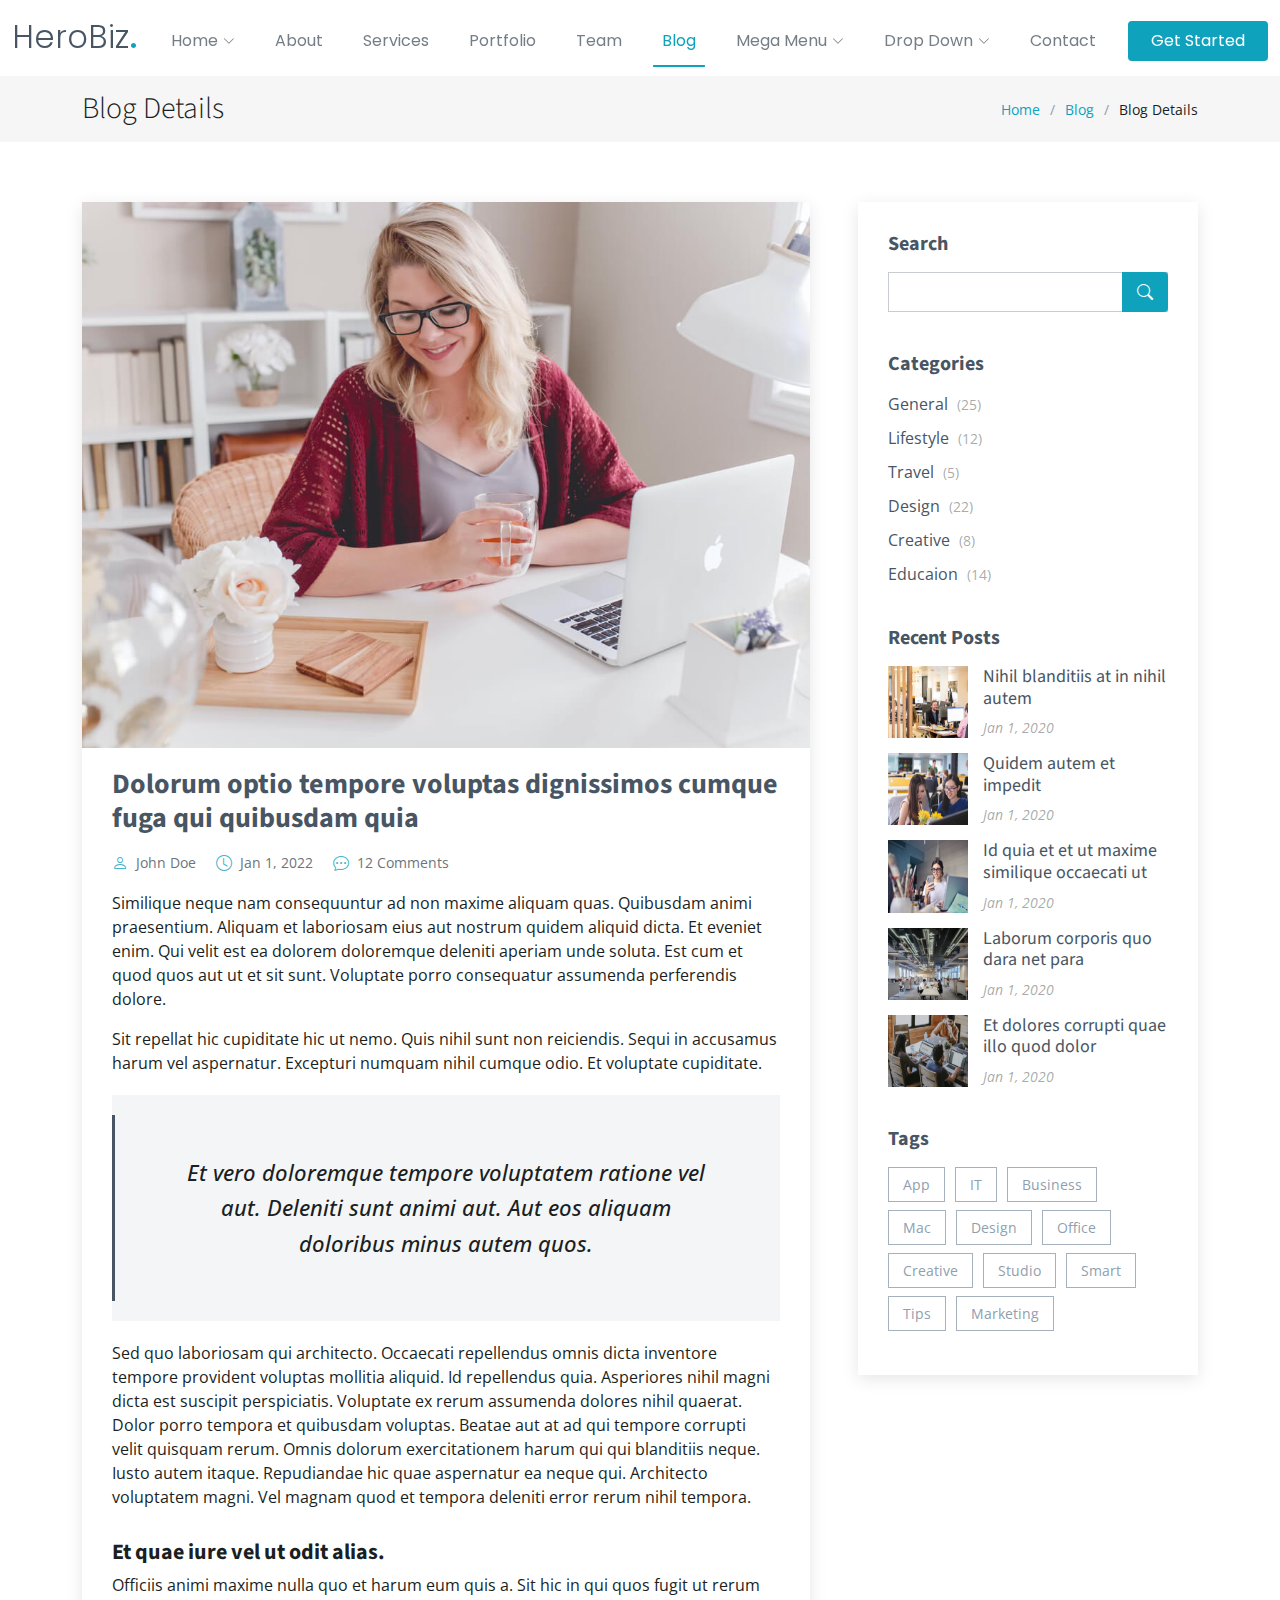
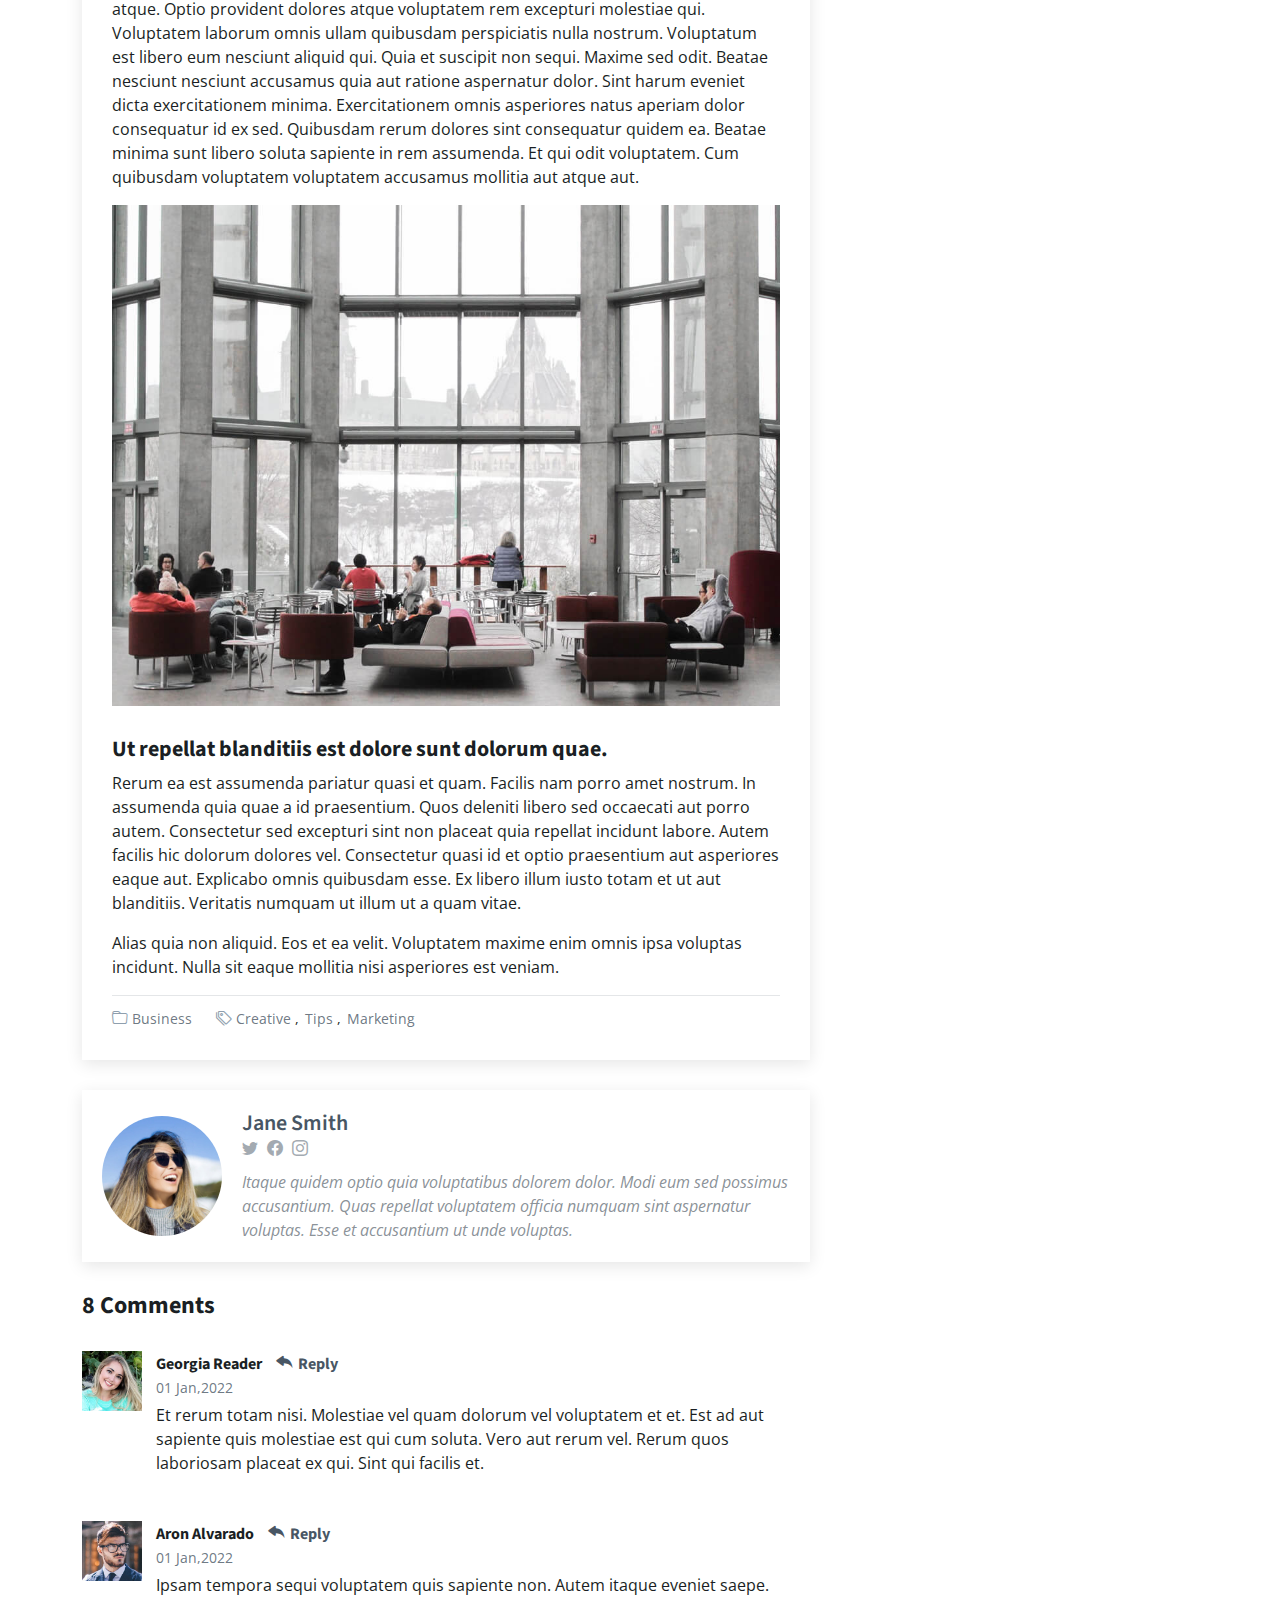
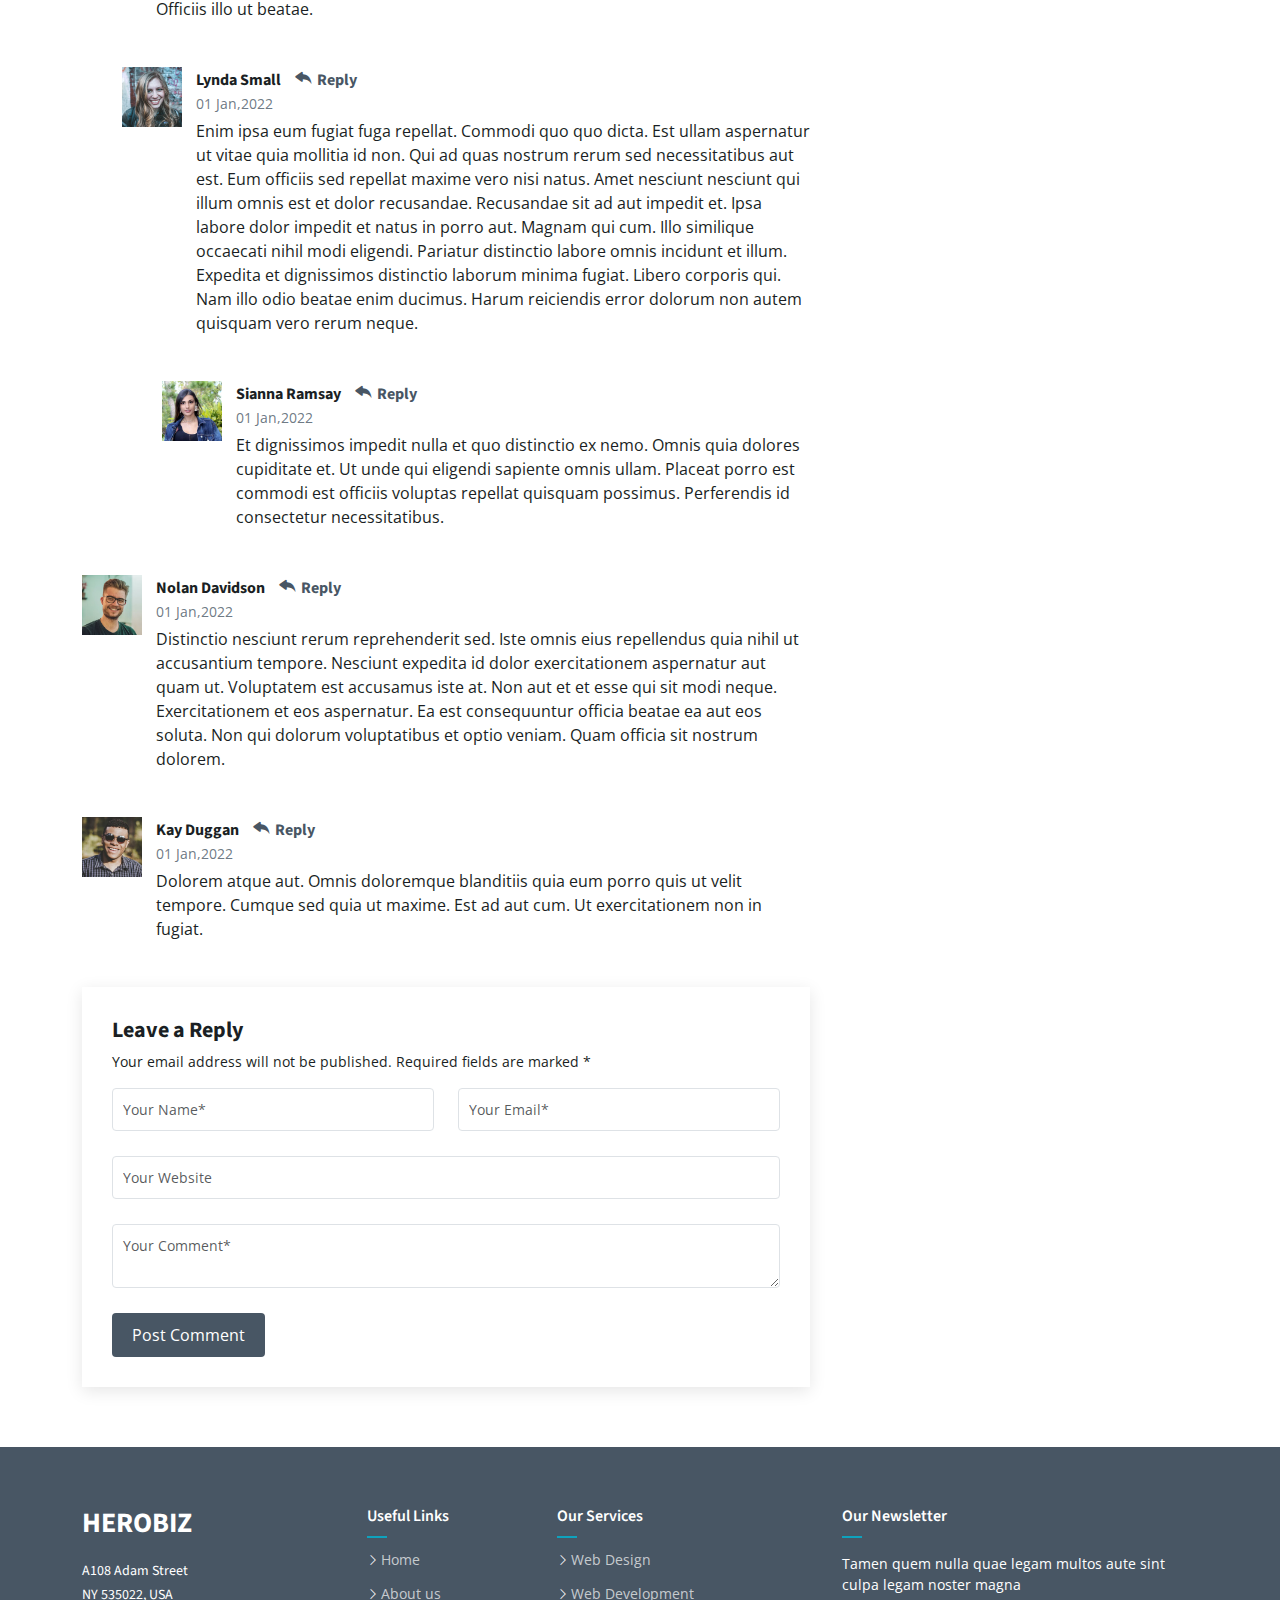
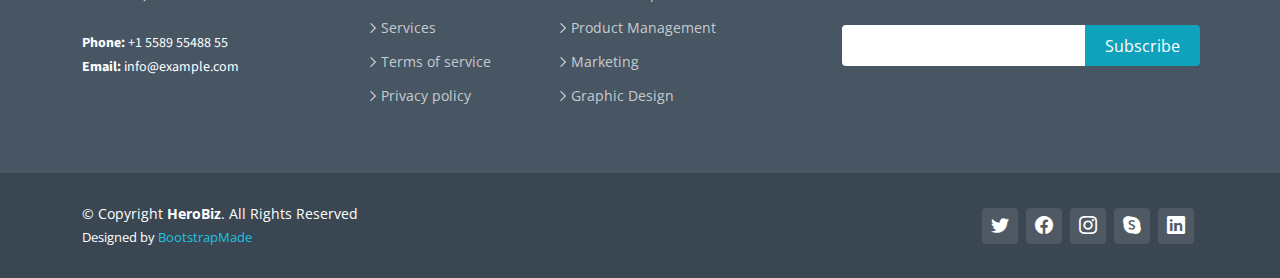
<file: blog-details.html>
<!DOCTYPE html>
<html lang="en">

<head>
  <meta charset="utf-8">
  <meta content="width=device-width, initial-scale=1.0" name="viewport">

  <title>Blog Details - HeroBiz Bootstrap Template</title>
  <meta content="" name="description">
  <meta content="" name="keywords">

  <!-- Favicons -->
  <link href="assets/img/favicon.png" rel="icon">
  <link href="assets/img/apple-touch-icon.png" rel="apple-touch-icon">

  <!-- Google Fonts -->
  <link rel="preconnect" href="https://fonts.googleapis.com">
  <link rel="preconnect" href="https://fonts.gstatic.com" crossorigin>
  <link href="https://fonts.googleapis.com/css2?family=Open+Sans:ital,wght@0,300;0,400;0,500;0,600;0,700;1,300;1,400;1,500;1,600;1,700&family=Poppins:ital,wght@0,300;0,400;0,500;0,600;0,700;1,300;1,400;1,500;1,600;1,700&family=Source+Sans+Pro:ital,wght@0,300;0,400;0,600;0,700;1,300;1,400;1,600;1,700&display=swap" rel="stylesheet">

  <!-- Vendor CSS Files -->
  <link href="assets/vendor/bootstrap/css/bootstrap.min.css" rel="stylesheet">
  <link href="assets/vendor/bootstrap-icons/bootstrap-icons.css" rel="stylesheet">
  <link href="assets/vendor/aos/aos.css" rel="stylesheet">
  <link href="assets/vendor/glightbox/css/glightbox.min.css" rel="stylesheet">
  <link href="assets/vendor/swiper/swiper-bundle.min.css" rel="stylesheet">

  <!-- Variables CSS Files. Uncomment your preferred color scheme -->
  <link href="assets/css/variables.css" rel="stylesheet">
  <!-- <link href="assets/css/variables-blue.css" rel="stylesheet"> -->
  <!-- <link href="assets/css/variables-green.css" rel="stylesheet"> -->
  <!-- <link href="assets/css/variables-orange.css" rel="stylesheet"> -->
  <!-- <link href="assets/css/variables-purple.css" rel="stylesheet"> -->
  <!-- <link href="assets/css/variables-red.css" rel="stylesheet"> -->
  <!-- <link href="assets/css/variables-pink.css" rel="stylesheet"> -->

  <!-- Template Main CSS File -->
  <link href="assets/css/main.css" rel="stylesheet">

  <!-- =======================================================
  * Template Name: HeroBiz
  * Updated: Sep 18 2023 with Bootstrap v5.3.2
  * Template URL: https://bootstrapmade.com/herobiz-bootstrap-business-template/
  * Author: BootstrapMade.com
  * License: https://bootstrapmade.com/license/
  ======================================================== -->
</head>

<body>

  <!-- ======= Header ======= -->
  <header id="header" class="header fixed-top" data-scrollto-offset="0">
    <div class="container-fluid d-flex align-items-center justify-content-between">

      <a href="index.html" class="logo d-flex align-items-center scrollto me-auto me-lg-0">
        <!-- Uncomment the line below if you also wish to use an image logo -->
        <!-- <img src="assets/img/logo.png" alt=""> -->
        <h1>HeroBiz<span>.</span></h1>
      </a>

      <nav id="navbar" class="navbar">
        <ul>

          <li class="dropdown"><a href="#"><span>Home</span> <i class="bi bi-chevron-down dropdown-indicator"></i></a>
            <ul>
              <li><a href="index.html">Home 1 - index.html</a></li>
              <li><a href="index-2.html">Home 2 - index-2.html</a></li>
              <li><a href="index-3.html">Home 3 - index-3.html</a></li>
              <li><a href="index-4.html">Home 4 - index-4.html</a></li>
            </ul>
          </li>

          <li><a class="nav-link scrollto" href="index.html#about">About</a></li>
          <li><a class="nav-link scrollto" href="index.html#services">Services</a></li>
          <li><a class="nav-link scrollto" href="index.html#portfolio">Portfolio</a></li>
          <li><a class="nav-link scrollto" href="index.html#team">Team</a></li>
          <li><a href="blog.html" class="active">Blog</a></li>
          <li class="dropdown megamenu"><a href="#"><span>Mega Menu</span> <i class="bi bi-chevron-down dropdown-indicator"></i></a>
            <ul>
              <li>
                <a href="#">Column 1 link 1</a>
                <a href="#">Column 1 link 2</a>
                <a href="#">Column 1 link 3</a>
              </li>
              <li>
                <a href="#">Column 2 link 1</a>
                <a href="#">Column 2 link 2</a>
                <a href="#">Column 3 link 3</a>
              </li>
              <li>
                <a href="#">Column 3 link 1</a>
                <a href="#">Column 3 link 2</a>
                <a href="#">Column 3 link 3</a>
              </li>
              <li>
                <a href="#">Column 4 link 1</a>
                <a href="#">Column 4 link 2</a>
                <a href="#">Column 4 link 3</a>
              </li>
            </ul>
          </li>
          <li class="dropdown"><a href="#"><span>Drop Down</span> <i class="bi bi-chevron-down dropdown-indicator"></i></a>
            <ul>
              <li><a href="#">Drop Down 1</a></li>
              <li class="dropdown"><a href="#"><span>Deep Drop Down</span> <i class="bi bi-chevron-down dropdown-indicator"></i></a>
                <ul>
                  <li><a href="#">Deep Drop Down 1</a></li>
                  <li><a href="#">Deep Drop Down 2</a></li>
                  <li><a href="#">Deep Drop Down 3</a></li>
                  <li><a href="#">Deep Drop Down 4</a></li>
                  <li><a href="#">Deep Drop Down 5</a></li>
                </ul>
              </li>
              <li><a href="#">Drop Down 2</a></li>
              <li><a href="#">Drop Down 3</a></li>
              <li><a href="#">Drop Down 4</a></li>
            </ul>
          </li>
          <li><a class="nav-link scrollto" href="index.html#contact">Contact</a></li>
        </ul>
        <i class="bi bi-list mobile-nav-toggle d-none"></i>
      </nav><!-- .navbar -->

      <a class="btn-getstarted scrollto" href="index.html#about">Get Started</a>

    </div>
  </header><!-- End Header -->

  <main id="main">

    <!-- ======= Breadcrumbs ======= -->
    <div class="breadcrumbs">
      <div class="container">

        <div class="d-flex justify-content-between align-items-center">
          <h2>Blog Details</h2>
          <ol>
            <li><a href="index.html">Home</a></li>
            <li><a href="blog.html">Blog</a></li>
            <li>Blog Details</li>
          </ol>
        </div>

      </div>
    </div><!-- End Breadcrumbs -->

    <!-- ======= Blog Details Section ======= -->
    <section id="blog" class="blog">
      <div class="container" data-aos="fade-up">

        <div class="row g-5">

          <div class="col-lg-8">

            <article class="blog-details">

              <div class="post-img">
                <img src="assets/img/blog/blog-1.jpg" alt="" class="img-fluid">
              </div>

              <h2 class="title">Dolorum optio tempore voluptas dignissimos cumque fuga qui quibusdam quia</h2>

              <div class="meta-top">
                <ul>
                  <li class="d-flex align-items-center"><i class="bi bi-person"></i> <a href="blog-details.html">John Doe</a></li>
                  <li class="d-flex align-items-center"><i class="bi bi-clock"></i> <a href="blog-details.html"><time datetime="2020-01-01">Jan 1, 2022</time></a></li>
                  <li class="d-flex align-items-center"><i class="bi bi-chat-dots"></i> <a href="blog-details.html">12 Comments</a></li>
                </ul>
              </div><!-- End meta top -->

              <div class="content">
                <p>
                  Similique neque nam consequuntur ad non maxime aliquam quas. Quibusdam animi praesentium. Aliquam et laboriosam eius aut nostrum quidem aliquid dicta.
                  Et eveniet enim. Qui velit est ea dolorem doloremque deleniti aperiam unde soluta. Est cum et quod quos aut ut et sit sunt. Voluptate porro consequatur assumenda perferendis dolore.
                </p>

                <p>
                  Sit repellat hic cupiditate hic ut nemo. Quis nihil sunt non reiciendis. Sequi in accusamus harum vel aspernatur. Excepturi numquam nihil cumque odio. Et voluptate cupiditate.
                </p>

                <blockquote>
                  <p>
                    Et vero doloremque tempore voluptatem ratione vel aut. Deleniti sunt animi aut. Aut eos aliquam doloribus minus autem quos.
                  </p>
                </blockquote>

                <p>
                  Sed quo laboriosam qui architecto. Occaecati repellendus omnis dicta inventore tempore provident voluptas mollitia aliquid. Id repellendus quia. Asperiores nihil magni dicta est suscipit perspiciatis. Voluptate ex rerum assumenda dolores nihil quaerat.
                  Dolor porro tempora et quibusdam voluptas. Beatae aut at ad qui tempore corrupti velit quisquam rerum. Omnis dolorum exercitationem harum qui qui blanditiis neque.
                  Iusto autem itaque. Repudiandae hic quae aspernatur ea neque qui. Architecto voluptatem magni. Vel magnam quod et tempora deleniti error rerum nihil tempora.
                </p>

                <h3>Et quae iure vel ut odit alias.</h3>
                <p>
                  Officiis animi maxime nulla quo et harum eum quis a. Sit hic in qui quos fugit ut rerum atque. Optio provident dolores atque voluptatem rem excepturi molestiae qui. Voluptatem laborum omnis ullam quibusdam perspiciatis nulla nostrum. Voluptatum est libero eum nesciunt aliquid qui.
                  Quia et suscipit non sequi. Maxime sed odit. Beatae nesciunt nesciunt accusamus quia aut ratione aspernatur dolor. Sint harum eveniet dicta exercitationem minima. Exercitationem omnis asperiores natus aperiam dolor consequatur id ex sed. Quibusdam rerum dolores sint consequatur quidem ea.
                  Beatae minima sunt libero soluta sapiente in rem assumenda. Et qui odit voluptatem. Cum quibusdam voluptatem voluptatem accusamus mollitia aut atque aut.
                </p>
                <img src="assets/img/blog/blog-inside-post.jpg" class="img-fluid" alt="">

                <h3>Ut repellat blanditiis est dolore sunt dolorum quae.</h3>
                <p>
                  Rerum ea est assumenda pariatur quasi et quam. Facilis nam porro amet nostrum. In assumenda quia quae a id praesentium. Quos deleniti libero sed occaecati aut porro autem. Consectetur sed excepturi sint non placeat quia repellat incidunt labore. Autem facilis hic dolorum dolores vel.
                  Consectetur quasi id et optio praesentium aut asperiores eaque aut. Explicabo omnis quibusdam esse. Ex libero illum iusto totam et ut aut blanditiis. Veritatis numquam ut illum ut a quam vitae.
                </p>
                <p>
                  Alias quia non aliquid. Eos et ea velit. Voluptatem maxime enim omnis ipsa voluptas incidunt. Nulla sit eaque mollitia nisi asperiores est veniam.
                </p>

              </div><!-- End post content -->

              <div class="meta-bottom">
                <i class="bi bi-folder"></i>
                <ul class="cats">
                  <li><a href="#">Business</a></li>
                </ul>

                <i class="bi bi-tags"></i>
                <ul class="tags">
                  <li><a href="#">Creative</a></li>
                  <li><a href="#">Tips</a></li>
                  <li><a href="#">Marketing</a></li>
                </ul>
              </div><!-- End meta bottom -->

            </article><!-- End blog post -->

            <div class="post-author d-flex align-items-center">
              <img src="assets/img/blog/blog-author.jpg" class="rounded-circle flex-shrink-0" alt="">
              <div>
                <h4>Jane Smith</h4>
                <div class="social-links">
                  <a href="https://twitters.com/#"><i class="bi bi-twitter"></i></a>
                  <a href="https://facebook.com/#"><i class="bi bi-facebook"></i></a>
                  <a href="https://instagram.com/#"><i class="biu bi-instagram"></i></a>
                </div>
                <p>
                  Itaque quidem optio quia voluptatibus dolorem dolor. Modi eum sed possimus accusantium. Quas repellat voluptatem officia numquam sint aspernatur voluptas. Esse et accusantium ut unde voluptas.
                </p>
              </div>
            </div><!-- End post author -->

            <div class="comments">

              <h4 class="comments-count">8 Comments</h4>

              <div id="comment-1" class="comment">
                <div class="d-flex">
                  <div class="comment-img"><img src="assets/img/blog/comments-1.jpg" alt=""></div>
                  <div>
                    <h5><a href="">Georgia Reader</a> <a href="#" class="reply"><i class="bi bi-reply-fill"></i> Reply</a></h5>
                    <time datetime="2020-01-01">01 Jan,2022</time>
                    <p>
                      Et rerum totam nisi. Molestiae vel quam dolorum vel voluptatem et et. Est ad aut sapiente quis molestiae est qui cum soluta.
                      Vero aut rerum vel. Rerum quos laboriosam placeat ex qui. Sint qui facilis et.
                    </p>
                  </div>
                </div>
              </div><!-- End comment #1 -->

              <div id="comment-2" class="comment">
                <div class="d-flex">
                  <div class="comment-img"><img src="assets/img/blog/comments-2.jpg" alt=""></div>
                  <div>
                    <h5><a href="">Aron Alvarado</a> <a href="#" class="reply"><i class="bi bi-reply-fill"></i> Reply</a></h5>
                    <time datetime="2020-01-01">01 Jan,2022</time>
                    <p>
                      Ipsam tempora sequi voluptatem quis sapiente non. Autem itaque eveniet saepe. Officiis illo ut beatae.
                    </p>
                  </div>
                </div>

                <div id="comment-reply-1" class="comment comment-reply">
                  <div class="d-flex">
                    <div class="comment-img"><img src="assets/img/blog/comments-3.jpg" alt=""></div>
                    <div>
                      <h5><a href="">Lynda Small</a> <a href="#" class="reply"><i class="bi bi-reply-fill"></i> Reply</a></h5>
                      <time datetime="2020-01-01">01 Jan,2022</time>
                      <p>
                        Enim ipsa eum fugiat fuga repellat. Commodi quo quo dicta. Est ullam aspernatur ut vitae quia mollitia id non. Qui ad quas nostrum rerum sed necessitatibus aut est. Eum officiis sed repellat maxime vero nisi natus. Amet nesciunt nesciunt qui illum omnis est et dolor recusandae.

                        Recusandae sit ad aut impedit et. Ipsa labore dolor impedit et natus in porro aut. Magnam qui cum. Illo similique occaecati nihil modi eligendi. Pariatur distinctio labore omnis incidunt et illum. Expedita et dignissimos distinctio laborum minima fugiat.

                        Libero corporis qui. Nam illo odio beatae enim ducimus. Harum reiciendis error dolorum non autem quisquam vero rerum neque.
                      </p>
                    </div>
                  </div>

                  <div id="comment-reply-2" class="comment comment-reply">
                    <div class="d-flex">
                      <div class="comment-img"><img src="assets/img/blog/comments-4.jpg" alt=""></div>
                      <div>
                        <h5><a href="">Sianna Ramsay</a> <a href="#" class="reply"><i class="bi bi-reply-fill"></i> Reply</a></h5>
                        <time datetime="2020-01-01">01 Jan,2022</time>
                        <p>
                          Et dignissimos impedit nulla et quo distinctio ex nemo. Omnis quia dolores cupiditate et. Ut unde qui eligendi sapiente omnis ullam. Placeat porro est commodi est officiis voluptas repellat quisquam possimus. Perferendis id consectetur necessitatibus.
                        </p>
                      </div>
                    </div>

                  </div><!-- End comment reply #2-->

                </div><!-- End comment reply #1-->

              </div><!-- End comment #2-->

              <div id="comment-3" class="comment">
                <div class="d-flex">
                  <div class="comment-img"><img src="assets/img/blog/comments-5.jpg" alt=""></div>
                  <div>
                    <h5><a href="">Nolan Davidson</a> <a href="#" class="reply"><i class="bi bi-reply-fill"></i> Reply</a></h5>
                    <time datetime="2020-01-01">01 Jan,2022</time>
                    <p>
                      Distinctio nesciunt rerum reprehenderit sed. Iste omnis eius repellendus quia nihil ut accusantium tempore. Nesciunt expedita id dolor exercitationem aspernatur aut quam ut. Voluptatem est accusamus iste at.
                      Non aut et et esse qui sit modi neque. Exercitationem et eos aspernatur. Ea est consequuntur officia beatae ea aut eos soluta. Non qui dolorum voluptatibus et optio veniam. Quam officia sit nostrum dolorem.
                    </p>
                  </div>
                </div>

              </div><!-- End comment #3 -->

              <div id="comment-4" class="comment">
                <div class="d-flex">
                  <div class="comment-img"><img src="assets/img/blog/comments-6.jpg" alt=""></div>
                  <div>
                    <h5><a href="">Kay Duggan</a> <a href="#" class="reply"><i class="bi bi-reply-fill"></i> Reply</a></h5>
                    <time datetime="2020-01-01">01 Jan,2022</time>
                    <p>
                      Dolorem atque aut. Omnis doloremque blanditiis quia eum porro quis ut velit tempore. Cumque sed quia ut maxime. Est ad aut cum. Ut exercitationem non in fugiat.
                    </p>
                  </div>
                </div>

              </div><!-- End comment #4 -->

              <div class="reply-form">

                <h4>Leave a Reply</h4>
                <p>Your email address will not be published. Required fields are marked * </p>
                <form action="">
                  <div class="row">
                    <div class="col-md-6 form-group">
                      <input name="name" type="text" class="form-control" placeholder="Your Name*">
                    </div>
                    <div class="col-md-6 form-group">
                      <input name="email" type="text" class="form-control" placeholder="Your Email*">
                    </div>
                  </div>
                  <div class="row">
                    <div class="col form-group">
                      <input name="website" type="text" class="form-control" placeholder="Your Website">
                    </div>
                  </div>
                  <div class="row">
                    <div class="col form-group">
                      <textarea name="comment" class="form-control" placeholder="Your Comment*"></textarea>
                    </div>
                  </div>
                  <button type="submit" class="btn btn-primary">Post Comment</button>

                </form>

              </div>

            </div><!-- End blog comments -->

          </div>

          <div class="col-lg-4">

            <div class="sidebar">

              <div class="sidebar-item search-form">
                <h3 class="sidebar-title">Search</h3>
                <form action="" class="mt-3">
                  <input type="text">
                  <button type="submit"><i class="bi bi-search"></i></button>
                </form>
              </div><!-- End sidebar search formn-->

              <div class="sidebar-item categories">
                <h3 class="sidebar-title">Categories</h3>
                <ul class="mt-3">
                  <li><a href="#">General <span>(25)</span></a></li>
                  <li><a href="#">Lifestyle <span>(12)</span></a></li>
                  <li><a href="#">Travel <span>(5)</span></a></li>
                  <li><a href="#">Design <span>(22)</span></a></li>
                  <li><a href="#">Creative <span>(8)</span></a></li>
                  <li><a href="#">Educaion <span>(14)</span></a></li>
                </ul>
              </div><!-- End sidebar categories-->

              <div class="sidebar-item recent-posts">
                <h3 class="sidebar-title">Recent Posts</h3>

                <div class="mt-3">

                  <div class="post-item mt-3">
                    <img src="assets/img/blog/blog-recent-1.jpg" alt="" class="flex-shrink-0">
                    <div>
                      <h4><a href="blog-post.html">Nihil blanditiis at in nihil autem</a></h4>
                      <time datetime="2020-01-01">Jan 1, 2020</time>
                    </div>
                  </div><!-- End recent post item-->

                  <div class="post-item">
                    <img src="assets/img/blog/blog-recent-2.jpg" alt="" class="flex-shrink-0">
                    <div>
                      <h4><a href="blog-post.html">Quidem autem et impedit</a></h4>
                      <time datetime="2020-01-01">Jan 1, 2020</time>
                    </div>
                  </div><!-- End recent post item-->

                  <div class="post-item">
                    <img src="assets/img/blog/blog-recent-3.jpg" alt="" class="flex-shrink-0">
                    <div>
                      <h4><a href="blog-post.html">Id quia et et ut maxime similique occaecati ut</a></h4>
                      <time datetime="2020-01-01">Jan 1, 2020</time>
                    </div>
                  </div><!-- End recent post item-->

                  <div class="post-item">
                    <img src="assets/img/blog/blog-recent-4.jpg" alt="" class="flex-shrink-0">
                    <div>
                      <h4><a href="blog-post.html">Laborum corporis quo dara net para</a></h4>
                      <time datetime="2020-01-01">Jan 1, 2020</time>
                    </div>
                  </div><!-- End recent post item-->

                  <div class="post-item">
                    <img src="assets/img/blog/blog-recent-5.jpg" alt="" class="flex-shrink-0">
                    <div>
                      <h4><a href="blog-post.html">Et dolores corrupti quae illo quod dolor</a></h4>
                      <time datetime="2020-01-01">Jan 1, 2020</time>
                    </div>
                  </div><!-- End recent post item-->

                </div>

              </div><!-- End sidebar recent posts-->

              <div class="sidebar-item tags">
                <h3 class="sidebar-title">Tags</h3>
                <ul class="mt-3">
                  <li><a href="#">App</a></li>
                  <li><a href="#">IT</a></li>
                  <li><a href="#">Business</a></li>
                  <li><a href="#">Mac</a></li>
                  <li><a href="#">Design</a></li>
                  <li><a href="#">Office</a></li>
                  <li><a href="#">Creative</a></li>
                  <li><a href="#">Studio</a></li>
                  <li><a href="#">Smart</a></li>
                  <li><a href="#">Tips</a></li>
                  <li><a href="#">Marketing</a></li>
                </ul>
              </div><!-- End sidebar tags-->

            </div><!-- End Blog Sidebar -->

          </div>
        </div>

      </div>
    </section><!-- End Blog Details Section -->

  </main><!-- End #main -->

  <!-- ======= Footer ======= -->
  <footer id="footer" class="footer">

    <div class="footer-content">
      <div class="container">
        <div class="row">

          <div class="col-lg-3 col-md-6">
            <div class="footer-info">
              <h3>HeroBiz</h3>
              <p>
                A108 Adam Street <br>
                NY 535022, USA<br><br>
                <strong>Phone:</strong> +1 5589 55488 55<br>
                <strong>Email:</strong> info@example.com<br>
              </p>
            </div>
          </div>

          <div class="col-lg-2 col-md-6 footer-links">
            <h4>Useful Links</h4>
            <ul>
              <li><i class="bi bi-chevron-right"></i> <a href="#">Home</a></li>
              <li><i class="bi bi-chevron-right"></i> <a href="#">About us</a></li>
              <li><i class="bi bi-chevron-right"></i> <a href="#">Services</a></li>
              <li><i class="bi bi-chevron-right"></i> <a href="#">Terms of service</a></li>
              <li><i class="bi bi-chevron-right"></i> <a href="#">Privacy policy</a></li>
            </ul>
          </div>

          <div class="col-lg-3 col-md-6 footer-links">
            <h4>Our Services</h4>
            <ul>
              <li><i class="bi bi-chevron-right"></i> <a href="#">Web Design</a></li>
              <li><i class="bi bi-chevron-right"></i> <a href="#">Web Development</a></li>
              <li><i class="bi bi-chevron-right"></i> <a href="#">Product Management</a></li>
              <li><i class="bi bi-chevron-right"></i> <a href="#">Marketing</a></li>
              <li><i class="bi bi-chevron-right"></i> <a href="#">Graphic Design</a></li>
            </ul>
          </div>

          <div class="col-lg-4 col-md-6 footer-newsletter">
            <h4>Our Newsletter</h4>
            <p>Tamen quem nulla quae legam multos aute sint culpa legam noster magna</p>
            <form action="" method="post">
              <input type="email" name="email"><input type="submit" value="Subscribe">
            </form>

          </div>

        </div>
      </div>
    </div>

    <div class="footer-legal text-center">
      <div class="container d-flex flex-column flex-lg-row justify-content-center justify-content-lg-between align-items-center">

        <div class="d-flex flex-column align-items-center align-items-lg-start">
          <div class="copyright">
            &copy; Copyright <strong><span>HeroBiz</span></strong>. All Rights Reserved
          </div>
          <div class="credits">
            <!-- All the links in the footer should remain intact. -->
            <!-- You can delete the links only if you purchased the pro version. -->
            <!-- Licensing information: https://bootstrapmade.com/license/ -->
            <!-- Purchase the pro version with working PHP/AJAX contact form: https://bootstrapmade.com/herobiz-bootstrap-business-template/ -->
            Designed by <a href="https://bootstrapmade.com/">BootstrapMade</a>
          </div>
        </div>

        <div class="social-links order-first order-lg-last mb-3 mb-lg-0">
          <a href="#" class="twitter"><i class="bi bi-twitter"></i></a>
          <a href="#" class="facebook"><i class="bi bi-facebook"></i></a>
          <a href="#" class="instagram"><i class="bi bi-instagram"></i></a>
          <a href="#" class="google-plus"><i class="bi bi-skype"></i></a>
          <a href="#" class="linkedin"><i class="bi bi-linkedin"></i></a>
        </div>

      </div>
    </div>

  </footer><!-- End Footer -->

  <a href="#" class="scroll-top d-flex align-items-center justify-content-center"><i class="bi bi-arrow-up-short"></i></a>

  <div id="preloader"></div>

  <!-- Vendor JS Files -->
  <script src="assets/vendor/bootstrap/js/bootstrap.bundle.min.js"></script>
  <script src="assets/vendor/aos/aos.js"></script>
  <script src="assets/vendor/glightbox/js/glightbox.min.js"></script>
  <script src="assets/vendor/isotope-layout/isotope.pkgd.min.js"></script>
  <script src="assets/vendor/swiper/swiper-bundle.min.js"></script>
  <script src="assets/vendor/php-email-form/validate.js"></script>

  <!-- Template Main JS File -->
  <script src="assets/js/main.js"></script>

</body>

</html>
</file>
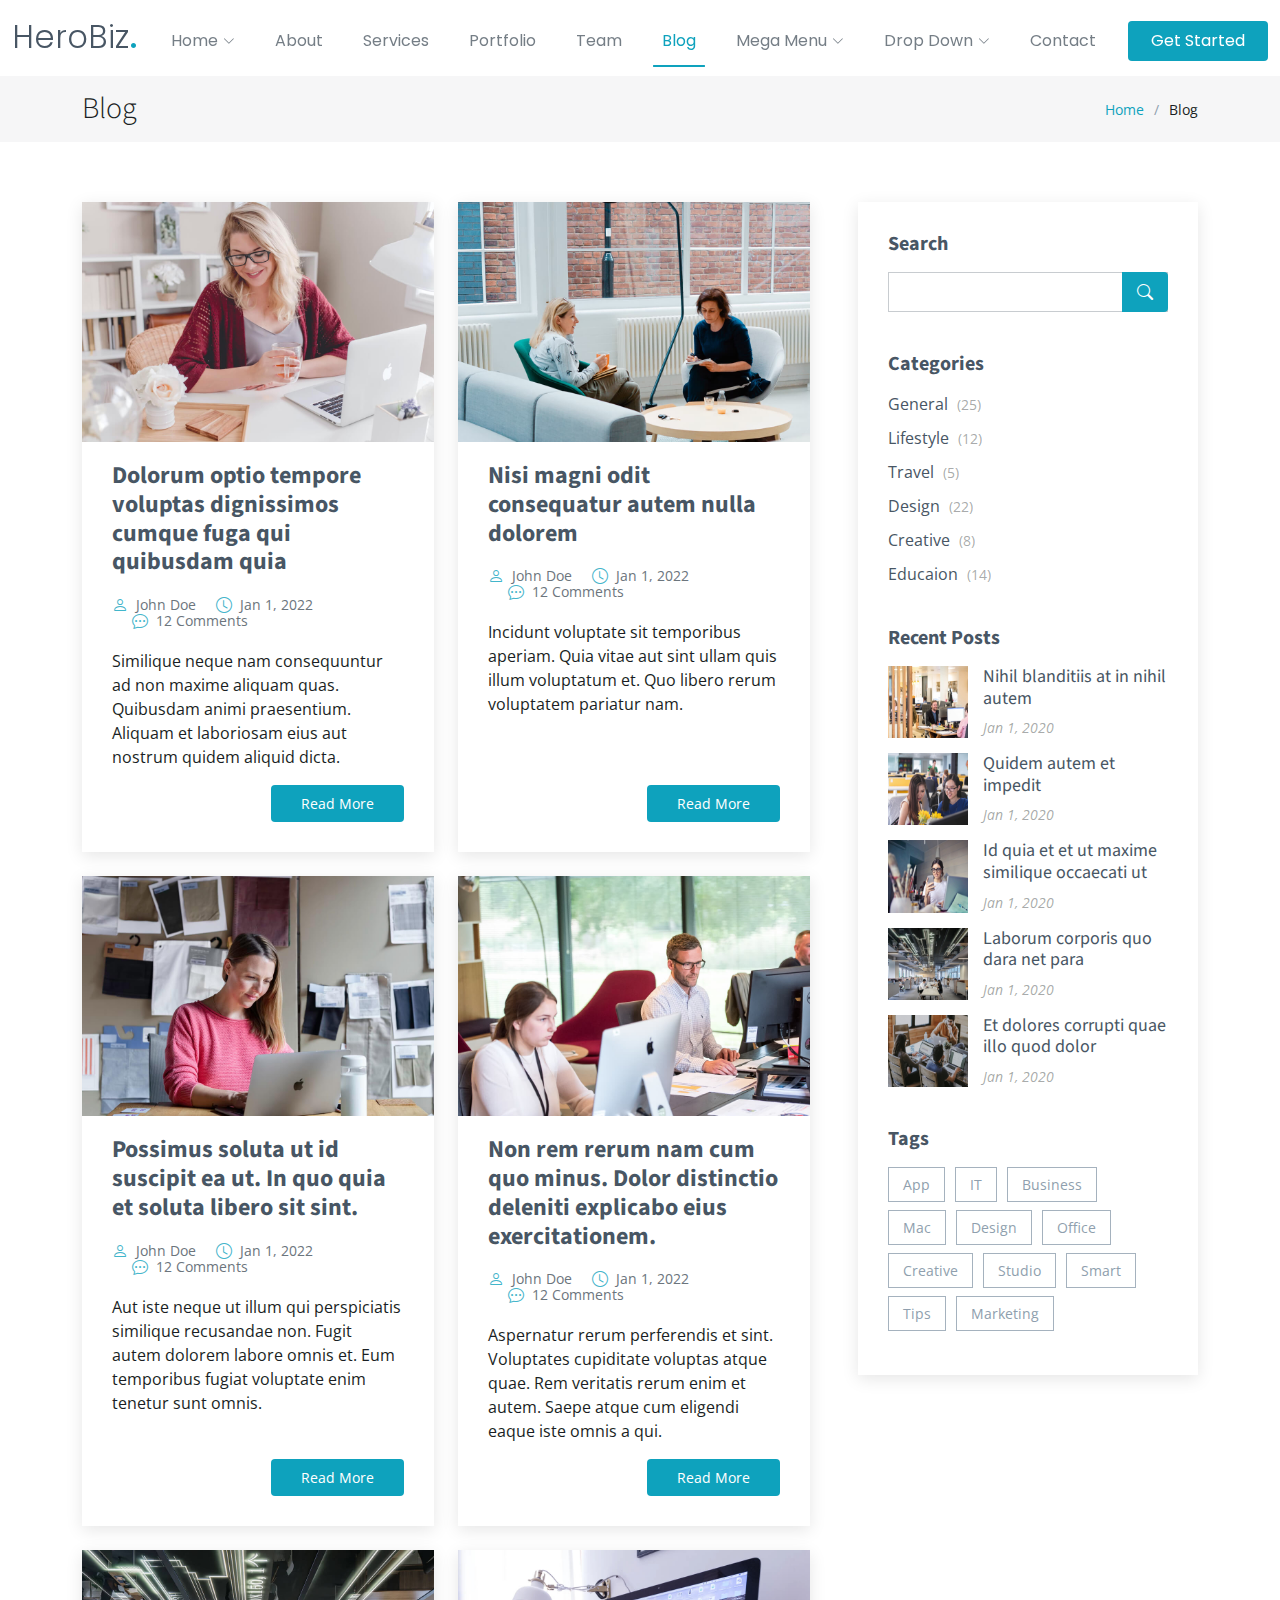
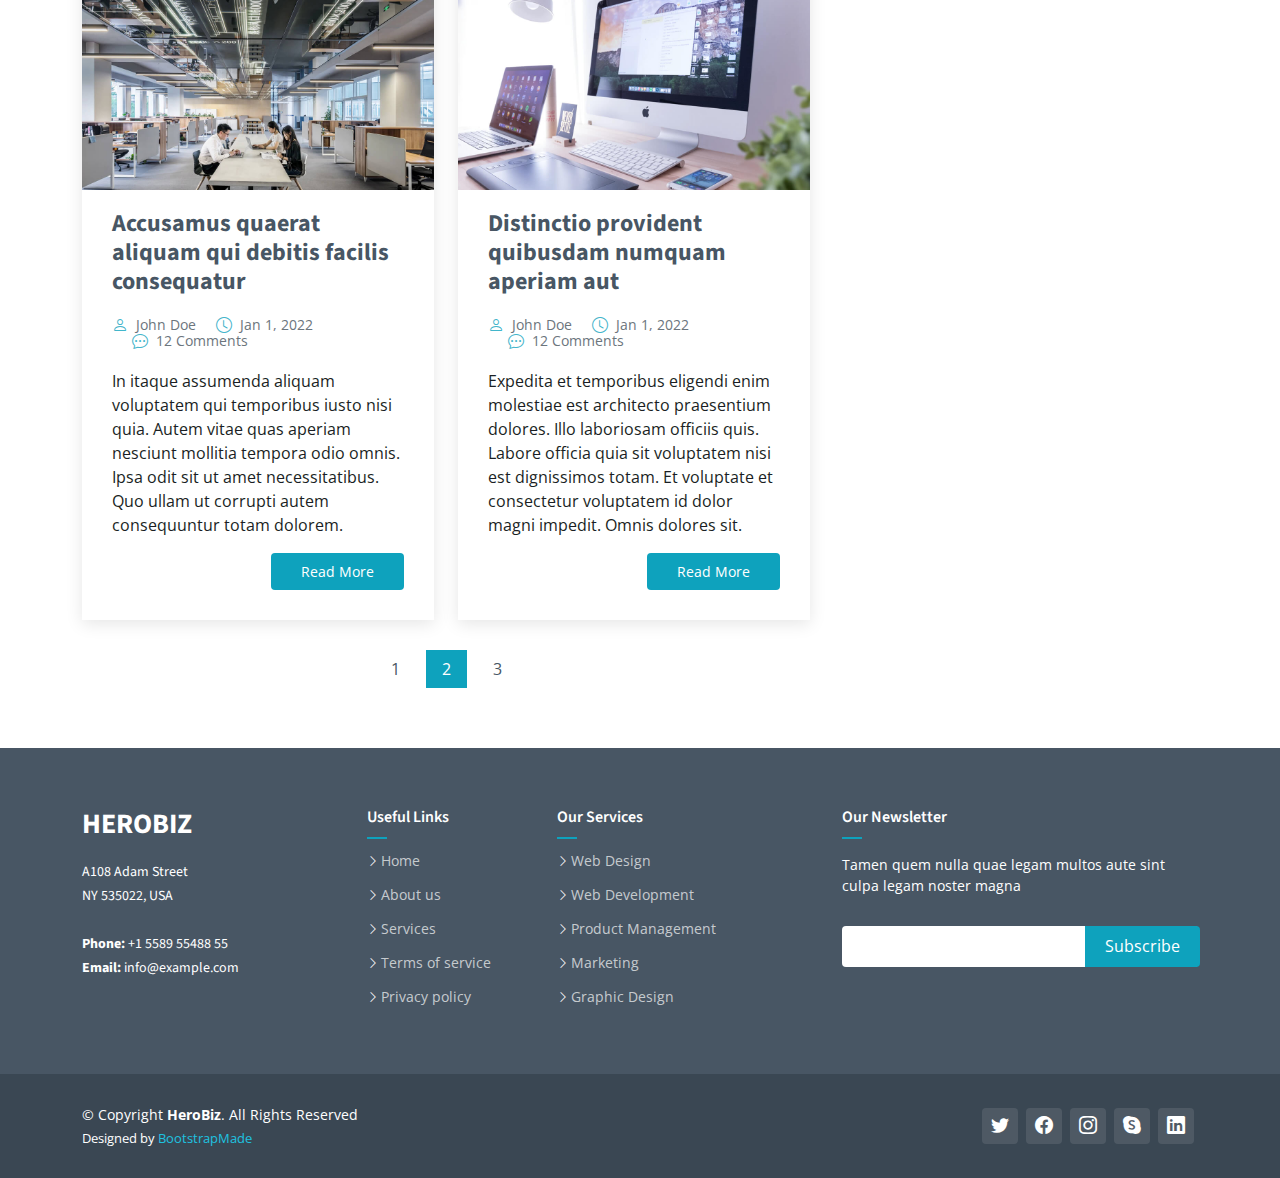
<file: blog.html>
<!DOCTYPE html>
<html lang="en">

<head>
  <meta charset="utf-8">
  <meta content="width=device-width, initial-scale=1.0" name="viewport">

  <title>Blog - HeroBiz Bootstrap Template</title>
  <meta content="" name="description">
  <meta content="" name="keywords">

  <!-- Favicons -->
  <link href="assets/img/favicon.png" rel="icon">
  <link href="assets/img/apple-touch-icon.png" rel="apple-touch-icon">

  <!-- Google Fonts -->
  <link rel="preconnect" href="https://fonts.googleapis.com">
  <link rel="preconnect" href="https://fonts.gstatic.com" crossorigin>
  <link href="https://fonts.googleapis.com/css2?family=Open+Sans:ital,wght@0,300;0,400;0,500;0,600;0,700;1,300;1,400;1,500;1,600;1,700&family=Poppins:ital,wght@0,300;0,400;0,500;0,600;0,700;1,300;1,400;1,500;1,600;1,700&family=Source+Sans+Pro:ital,wght@0,300;0,400;0,600;0,700;1,300;1,400;1,600;1,700&display=swap" rel="stylesheet">

  <!-- Vendor CSS Files -->
  <link href="assets/vendor/bootstrap/css/bootstrap.min.css" rel="stylesheet">
  <link href="assets/vendor/bootstrap-icons/bootstrap-icons.css" rel="stylesheet">
  <link href="assets/vendor/aos/aos.css" rel="stylesheet">
  <link href="assets/vendor/glightbox/css/glightbox.min.css" rel="stylesheet">
  <link href="assets/vendor/swiper/swiper-bundle.min.css" rel="stylesheet">

  <!-- Variables CSS Files. Uncomment your preferred color scheme -->
  <link href="assets/css/variables.css" rel="stylesheet">
  <!-- <link href="assets/css/variables-blue.css" rel="stylesheet"> -->
  <!-- <link href="assets/css/variables-green.css" rel="stylesheet"> -->
  <!-- <link href="assets/css/variables-orange.css" rel="stylesheet"> -->
  <!-- <link href="assets/css/variables-purple.css" rel="stylesheet"> -->
  <!-- <link href="assets/css/variables-red.css" rel="stylesheet"> -->
  <!-- <link href="assets/css/variables-pink.css" rel="stylesheet"> -->

  <!-- Template Main CSS File -->
  <link href="assets/css/main.css" rel="stylesheet">

  <!-- =======================================================
  * Template Name: HeroBiz
  * Updated: Sep 18 2023 with Bootstrap v5.3.2
  * Template URL: https://bootstrapmade.com/herobiz-bootstrap-business-template/
  * Author: BootstrapMade.com
  * License: https://bootstrapmade.com/license/
  ======================================================== -->
</head>

<body>

  <!-- ======= Header ======= -->
  <header id="header" class="header fixed-top" data-scrollto-offset="0">
    <div class="container-fluid d-flex align-items-center justify-content-between">

      <a href="index.html" class="logo d-flex align-items-center scrollto me-auto me-lg-0">
        <!-- Uncomment the line below if you also wish to use an image logo -->
        <!-- <img src="assets/img/logo.png" alt=""> -->
        <h1>HeroBiz<span>.</span></h1>
      </a>

      <nav id="navbar" class="navbar">
        <ul>

          <li class="dropdown"><a href="#"><span>Home</span> <i class="bi bi-chevron-down dropdown-indicator"></i></a>
            <ul>
              <li><a href="index.html">Home 1 - index.html</a></li>
              <li><a href="index-2.html">Home 2 - index-2.html</a></li>
              <li><a href="index-3.html">Home 3 - index-3.html</a></li>
              <li><a href="index-4.html">Home 4 - index-4.html</a></li>
            </ul>
          </li>

          <li><a class="nav-link scrollto" href="index.html#about">About</a></li>
          <li><a class="nav-link scrollto" href="index.html#services">Services</a></li>
          <li><a class="nav-link scrollto" href="index.html#portfolio">Portfolio</a></li>
          <li><a class="nav-link scrollto" href="index.html#team">Team</a></li>
          <li><a href="blog.html" class="active">Blog</a></li>
          <li class="dropdown megamenu"><a href="#"><span>Mega Menu</span> <i class="bi bi-chevron-down dropdown-indicator"></i></a>
            <ul>
              <li>
                <a href="#">Column 1 link 1</a>
                <a href="#">Column 1 link 2</a>
                <a href="#">Column 1 link 3</a>
              </li>
              <li>
                <a href="#">Column 2 link 1</a>
                <a href="#">Column 2 link 2</a>
                <a href="#">Column 3 link 3</a>
              </li>
              <li>
                <a href="#">Column 3 link 1</a>
                <a href="#">Column 3 link 2</a>
                <a href="#">Column 3 link 3</a>
              </li>
              <li>
                <a href="#">Column 4 link 1</a>
                <a href="#">Column 4 link 2</a>
                <a href="#">Column 4 link 3</a>
              </li>
            </ul>
          </li>
          <li class="dropdown"><a href="#"><span>Drop Down</span> <i class="bi bi-chevron-down dropdown-indicator"></i></a>
            <ul>
              <li><a href="#">Drop Down 1</a></li>
              <li class="dropdown"><a href="#"><span>Deep Drop Down</span> <i class="bi bi-chevron-down dropdown-indicator"></i></a>
                <ul>
                  <li><a href="#">Deep Drop Down 1</a></li>
                  <li><a href="#">Deep Drop Down 2</a></li>
                  <li><a href="#">Deep Drop Down 3</a></li>
                  <li><a href="#">Deep Drop Down 4</a></li>
                  <li><a href="#">Deep Drop Down 5</a></li>
                </ul>
              </li>
              <li><a href="#">Drop Down 2</a></li>
              <li><a href="#">Drop Down 3</a></li>
              <li><a href="#">Drop Down 4</a></li>
            </ul>
          </li>
          <li><a class="nav-link scrollto" href="index.html#contact">Contact</a></li>
        </ul>
        <i class="bi bi-list mobile-nav-toggle d-none"></i>
      </nav><!-- .navbar -->

      <a class="btn-getstarted scrollto" href="index.html#about">Get Started</a>

    </div>
  </header><!-- End Header -->

  <main id="main">

    <!-- ======= Breadcrumbs ======= -->
    <div class="breadcrumbs">
      <div class="container">

        <div class="d-flex justify-content-between align-items-center">
          <h2>Blog</h2>
          <ol>
            <li><a href="index.html">Home</a></li>
            <li>Blog</li>
          </ol>
        </div>

      </div>
    </div><!-- End Breadcrumbs -->

    <!-- ======= Blog Section ======= -->
    <section id="blog" class="blog">
      <div class="container" data-aos="fade-up">

        <div class="row g-5">

          <div class="col-lg-8">

            <div class="row gy-4 posts-list">

              <div class="col-lg-6">
                <article class="d-flex flex-column">

                  <div class="post-img">
                    <img src="assets/img/blog/blog-1.jpg" alt="" class="img-fluid">
                  </div>

                  <h2 class="title">
                    <a href="blog-details.html">Dolorum optio tempore voluptas dignissimos cumque fuga qui quibusdam quia</a>
                  </h2>

                  <div class="meta-top">
                    <ul>
                      <li class="d-flex align-items-center"><i class="bi bi-person"></i> <a href="blog-details.html">John Doe</a></li>
                      <li class="d-flex align-items-center"><i class="bi bi-clock"></i> <a href="blog-details.html"><time datetime="2022-01-01">Jan 1, 2022</time></a></li>
                      <li class="d-flex align-items-center"><i class="bi bi-chat-dots"></i> <a href="blog-details.html">12 Comments</a></li>
                    </ul>
                  </div>

                  <div class="content">
                    <p>
                      Similique neque nam consequuntur ad non maxime aliquam quas. Quibusdam animi praesentium. Aliquam et laboriosam eius aut nostrum quidem aliquid dicta.
                    </p>
                  </div>

                  <div class="read-more mt-auto align-self-end">
                    <a href="blog-details.html">Read More</a>
                  </div>

                </article>
              </div><!-- End post list item -->

              <div class="col-lg-6">
                <article class="d-flex flex-column">

                  <div class="post-img">
                    <img src="assets/img/blog/blog-2.jpg" alt="" class="img-fluid">
                  </div>

                  <h2 class="title">
                    <a href="blog-details.html">Nisi magni odit consequatur autem nulla dolorem</a>
                  </h2>

                  <div class="meta-top">
                    <ul>
                      <li class="d-flex align-items-center"><i class="bi bi-person"></i> <a href="blog-details.html">John Doe</a></li>
                      <li class="d-flex align-items-center"><i class="bi bi-clock"></i> <a href="blog-details.html"><time datetime="2022-01-01">Jan 1, 2022</time></a></li>
                      <li class="d-flex align-items-center"><i class="bi bi-chat-dots"></i> <a href="blog-details.html">12 Comments</a></li>
                    </ul>
                  </div>

                  <div class="content">
                    <p>
                      Incidunt voluptate sit temporibus aperiam. Quia vitae aut sint ullam quis illum voluptatum et. Quo libero rerum voluptatem pariatur nam.
                    </p>
                  </div>

                  <div class="read-more mt-auto align-self-end">
                    <a href="blog-details.html">Read More</a>
                  </div>

                </article>
              </div><!-- End post list item -->

              <div class="col-lg-6">
                <article class="d-flex flex-column">

                  <div class="post-img">
                    <img src="assets/img/blog/blog-3.jpg" alt="" class="img-fluid">
                  </div>

                  <h2 class="title">
                    <a href="blog-details.html">Possimus soluta ut id suscipit ea ut. In quo quia et soluta libero sit sint.</a>
                  </h2>

                  <div class="meta-top">
                    <ul>
                      <li class="d-flex align-items-center"><i class="bi bi-person"></i> <a href="blog-details.html">John Doe</a></li>
                      <li class="d-flex align-items-center"><i class="bi bi-clock"></i> <a href="blog-details.html"><time datetime="2022-01-01">Jan 1, 2022</time></a></li>
                      <li class="d-flex align-items-center"><i class="bi bi-chat-dots"></i> <a href="blog-details.html">12 Comments</a></li>
                    </ul>
                  </div>

                  <div class="content">
                    <p>
                      Aut iste neque ut illum qui perspiciatis similique recusandae non. Fugit autem dolorem labore omnis et. Eum temporibus fugiat voluptate enim tenetur sunt omnis.
                    </p>
                  </div>

                  <div class="read-more mt-auto align-self-end">
                    <a href="blog-details.html">Read More</a>
                  </div>

                </article>
              </div><!-- End post list item -->

              <div class="col-lg-6">
                <article class="d-flex flex-column">

                  <div class="post-img">
                    <img src="assets/img/blog/blog-4.jpg" alt="" class="img-fluid">
                  </div>

                  <h2 class="title">
                    <a href="blog-details.html">Non rem rerum nam cum quo minus. Dolor distinctio deleniti explicabo eius exercitationem.</a>
                  </h2>

                  <div class="meta-top">
                    <ul>
                      <li class="d-flex align-items-center"><i class="bi bi-person"></i> <a href="blog-details.html">John Doe</a></li>
                      <li class="d-flex align-items-center"><i class="bi bi-clock"></i> <a href="blog-details.html"><time datetime="2022-01-01">Jan 1, 2022</time></a></li>
                      <li class="d-flex align-items-center"><i class="bi bi-chat-dots"></i> <a href="blog-details.html">12 Comments</a></li>
                    </ul>
                  </div>

                  <div class="content">
                    <p>
                      Aspernatur rerum perferendis et sint. Voluptates cupiditate voluptas atque quae. Rem veritatis rerum enim et autem. Saepe atque cum eligendi eaque iste omnis a qui.
                    </p>
                  </div>

                  <div class="read-more mt-auto align-self-end">
                    <a href="blog-details.html">Read More</a>
                  </div>

                </article>
              </div><!-- End post list item -->

              <div class="col-lg-6">
                <article class="d-flex flex-column">

                  <div class="post-img">
                    <img src="assets/img/blog/blog-5.jpg" alt="" class="img-fluid">
                  </div>

                  <h2 class="title">
                    <a href="blog-details.html">Accusamus quaerat aliquam qui debitis facilis consequatur</a>
                  </h2>

                  <div class="meta-top">
                    <ul>
                      <li class="d-flex align-items-center"><i class="bi bi-person"></i> <a href="blog-details.html">John Doe</a></li>
                      <li class="d-flex align-items-center"><i class="bi bi-clock"></i> <a href="blog-details.html"><time datetime="2022-01-01">Jan 1, 2022</time></a></li>
                      <li class="d-flex align-items-center"><i class="bi bi-chat-dots"></i> <a href="blog-details.html">12 Comments</a></li>
                    </ul>
                  </div>

                  <div class="content">
                    <p>
                      In itaque assumenda aliquam voluptatem qui temporibus iusto nisi quia. Autem vitae quas aperiam nesciunt mollitia tempora odio omnis. Ipsa odit sit ut amet necessitatibus. Quo ullam ut corrupti autem consequuntur totam dolorem.
                    </p>
                  </div>

                  <div class="read-more mt-auto align-self-end">
                    <a href="blog-details.html">Read More</a>
                  </div>

                </article>
              </div><!-- End post list item -->

              <div class="col-lg-6">
                <article class="d-flex flex-column">

                  <div class="post-img">
                    <img src="assets/img/blog/blog-6.jpg" alt="" class="img-fluid">
                  </div>

                  <h2 class="title">
                    <a href="blog-details.html">Distinctio provident quibusdam numquam aperiam aut</a>
                  </h2>

                  <div class="meta-top">
                    <ul>
                      <li class="d-flex align-items-center"><i class="bi bi-person"></i> <a href="blog-details.html">John Doe</a></li>
                      <li class="d-flex align-items-center"><i class="bi bi-clock"></i> <a href="blog-details.html"><time datetime="2022-01-01">Jan 1, 2022</time></a></li>
                      <li class="d-flex align-items-center"><i class="bi bi-chat-dots"></i> <a href="blog-details.html">12 Comments</a></li>
                    </ul>
                  </div>

                  <div class="content">
                    <p>
                      Expedita et temporibus eligendi enim molestiae est architecto praesentium dolores. Illo laboriosam officiis quis. Labore officia quia sit voluptatem nisi est dignissimos totam. Et voluptate et consectetur voluptatem id dolor magni impedit. Omnis dolores sit.
                    </p>
                  </div>

                  <div class="read-more mt-auto align-self-end">
                    <a href="blog-details.html">Read More</a>
                  </div>

                </article>
              </div><!-- End post list item -->

            </div><!-- End blog posts list -->

            <div class="blog-pagination">
              <ul class="justify-content-center">
                <li><a href="#">1</a></li>
                <li class="active"><a href="#">2</a></li>
                <li><a href="#">3</a></li>
              </ul>
            </div><!-- End blog pagination -->

          </div>

          <div class="col-lg-4">

            <div class="sidebar">

              <div class="sidebar-item search-form">
                <h3 class="sidebar-title">Search</h3>
                <form action="" class="mt-3">
                  <input type="text">
                  <button type="submit"><i class="bi bi-search"></i></button>
                </form>
              </div><!-- End sidebar search formn-->

              <div class="sidebar-item categories">
                <h3 class="sidebar-title">Categories</h3>
                <ul class="mt-3">
                  <li><a href="#">General <span>(25)</span></a></li>
                  <li><a href="#">Lifestyle <span>(12)</span></a></li>
                  <li><a href="#">Travel <span>(5)</span></a></li>
                  <li><a href="#">Design <span>(22)</span></a></li>
                  <li><a href="#">Creative <span>(8)</span></a></li>
                  <li><a href="#">Educaion <span>(14)</span></a></li>
                </ul>
              </div><!-- End sidebar categories-->

              <div class="sidebar-item recent-posts">
                <h3 class="sidebar-title">Recent Posts</h3>

                <div class="mt-3">

                  <div class="post-item mt-3">
                    <img src="assets/img/blog/blog-recent-1.jpg" alt="" class="flex-shrink-0">
                    <div>
                      <h4><a href="blog-post.html">Nihil blanditiis at in nihil autem</a></h4>
                      <time datetime="2020-01-01">Jan 1, 2020</time>
                    </div>
                  </div><!-- End recent post item-->

                  <div class="post-item">
                    <img src="assets/img/blog/blog-recent-2.jpg" alt="" class="flex-shrink-0">
                    <div>
                      <h4><a href="blog-post.html">Quidem autem et impedit</a></h4>
                      <time datetime="2020-01-01">Jan 1, 2020</time>
                    </div>
                  </div><!-- End recent post item-->

                  <div class="post-item">
                    <img src="assets/img/blog/blog-recent-3.jpg" alt="" class="flex-shrink-0">
                    <div>
                      <h4><a href="blog-post.html">Id quia et et ut maxime similique occaecati ut</a></h4>
                      <time datetime="2020-01-01">Jan 1, 2020</time>
                    </div>
                  </div><!-- End recent post item-->

                  <div class="post-item">
                    <img src="assets/img/blog/blog-recent-4.jpg" alt="" class="flex-shrink-0">
                    <div>
                      <h4><a href="blog-post.html">Laborum corporis quo dara net para</a></h4>
                      <time datetime="2020-01-01">Jan 1, 2020</time>
                    </div>
                  </div><!-- End recent post item-->

                  <div class="post-item">
                    <img src="assets/img/blog/blog-recent-5.jpg" alt="" class="flex-shrink-0">
                    <div>
                      <h4><a href="blog-post.html">Et dolores corrupti quae illo quod dolor</a></h4>
                      <time datetime="2020-01-01">Jan 1, 2020</time>
                    </div>
                  </div><!-- End recent post item-->

                </div>

              </div><!-- End sidebar recent posts-->

              <div class="sidebar-item tags">
                <h3 class="sidebar-title">Tags</h3>
                <ul class="mt-3">
                  <li><a href="#">App</a></li>
                  <li><a href="#">IT</a></li>
                  <li><a href="#">Business</a></li>
                  <li><a href="#">Mac</a></li>
                  <li><a href="#">Design</a></li>
                  <li><a href="#">Office</a></li>
                  <li><a href="#">Creative</a></li>
                  <li><a href="#">Studio</a></li>
                  <li><a href="#">Smart</a></li>
                  <li><a href="#">Tips</a></li>
                  <li><a href="#">Marketing</a></li>
                </ul>
              </div><!-- End sidebar tags-->

            </div><!-- End Blog Sidebar -->

          </div>

        </div>

      </div>
    </section><!-- End Blog Section -->

  </main><!-- End #main -->

  <!-- ======= Footer ======= -->
  <footer id="footer" class="footer">

    <div class="footer-content">
      <div class="container">
        <div class="row">

          <div class="col-lg-3 col-md-6">
            <div class="footer-info">
              <h3>HeroBiz</h3>
              <p>
                A108 Adam Street <br>
                NY 535022, USA<br><br>
                <strong>Phone:</strong> +1 5589 55488 55<br>
                <strong>Email:</strong> info@example.com<br>
              </p>
            </div>
          </div>

          <div class="col-lg-2 col-md-6 footer-links">
            <h4>Useful Links</h4>
            <ul>
              <li><i class="bi bi-chevron-right"></i> <a href="#">Home</a></li>
              <li><i class="bi bi-chevron-right"></i> <a href="#">About us</a></li>
              <li><i class="bi bi-chevron-right"></i> <a href="#">Services</a></li>
              <li><i class="bi bi-chevron-right"></i> <a href="#">Terms of service</a></li>
              <li><i class="bi bi-chevron-right"></i> <a href="#">Privacy policy</a></li>
            </ul>
          </div>

          <div class="col-lg-3 col-md-6 footer-links">
            <h4>Our Services</h4>
            <ul>
              <li><i class="bi bi-chevron-right"></i> <a href="#">Web Design</a></li>
              <li><i class="bi bi-chevron-right"></i> <a href="#">Web Development</a></li>
              <li><i class="bi bi-chevron-right"></i> <a href="#">Product Management</a></li>
              <li><i class="bi bi-chevron-right"></i> <a href="#">Marketing</a></li>
              <li><i class="bi bi-chevron-right"></i> <a href="#">Graphic Design</a></li>
            </ul>
          </div>

          <div class="col-lg-4 col-md-6 footer-newsletter">
            <h4>Our Newsletter</h4>
            <p>Tamen quem nulla quae legam multos aute sint culpa legam noster magna</p>
            <form action="" method="post">
              <input type="email" name="email"><input type="submit" value="Subscribe">
            </form>

          </div>

        </div>
      </div>
    </div>

    <div class="footer-legal text-center">
      <div class="container d-flex flex-column flex-lg-row justify-content-center justify-content-lg-between align-items-center">

        <div class="d-flex flex-column align-items-center align-items-lg-start">
          <div class="copyright">
            &copy; Copyright <strong><span>HeroBiz</span></strong>. All Rights Reserved
          </div>
          <div class="credits">
            <!-- All the links in the footer should remain intact. -->
            <!-- You can delete the links only if you purchased the pro version. -->
            <!-- Licensing information: https://bootstrapmade.com/license/ -->
            <!-- Purchase the pro version with working PHP/AJAX contact form: https://bootstrapmade.com/herobiz-bootstrap-business-template/ -->
            Designed by <a href="https://bootstrapmade.com/">BootstrapMade</a>
          </div>
        </div>

        <div class="social-links order-first order-lg-last mb-3 mb-lg-0">
          <a href="#" class="twitter"><i class="bi bi-twitter"></i></a>
          <a href="#" class="facebook"><i class="bi bi-facebook"></i></a>
          <a href="#" class="instagram"><i class="bi bi-instagram"></i></a>
          <a href="#" class="google-plus"><i class="bi bi-skype"></i></a>
          <a href="#" class="linkedin"><i class="bi bi-linkedin"></i></a>
        </div>

      </div>
    </div>

  </footer><!-- End Footer -->

  <a href="#" class="scroll-top d-flex align-items-center justify-content-center"><i class="bi bi-arrow-up-short"></i></a>

  <div id="preloader"></div>

  <!-- Vendor JS Files -->
  <script src="assets/vendor/bootstrap/js/bootstrap.bundle.min.js"></script>
  <script src="assets/vendor/aos/aos.js"></script>
  <script src="assets/vendor/glightbox/js/glightbox.min.js"></script>
  <script src="assets/vendor/isotope-layout/isotope.pkgd.min.js"></script>
  <script src="assets/vendor/swiper/swiper-bundle.min.js"></script>
  <script src="assets/vendor/php-email-form/validate.js"></script>

  <!-- Template Main JS File -->
  <script src="assets/js/main.js"></script>

</body>

</html>
</file>
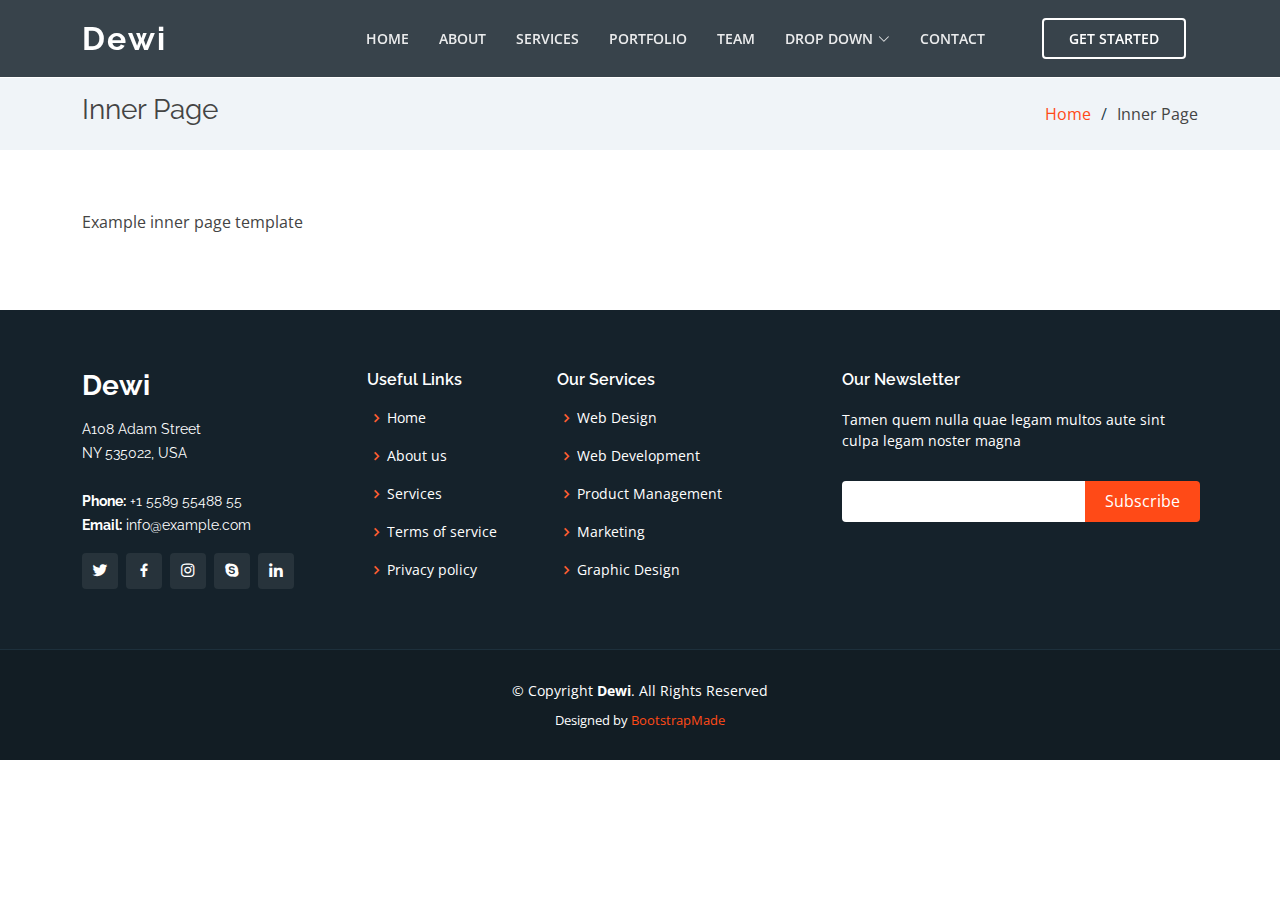
<file: inner-page.html>
<!DOCTYPE html>
<html lang="en">

<head>
  <meta charset="utf-8">
  <meta content="width=device-width, initial-scale=1.0" name="viewport">

  <title>Inner Page - Dewi Bootstrap Template</title>
  <meta content="" name="description">
  <meta content="" name="keywords">

  <!-- Favicons -->
  <link href="assets/img/favicon.png" rel="icon">
  <link href="assets/img/apple-touch-icon.png" rel="apple-touch-icon">

  <!-- Google Fonts -->
  <link href="https://fonts.googleapis.com/css?family=Open+Sans:300,300i,400,400i,600,600i,700,700i|Raleway:300,300i,400,400i,500,500i,600,600i,700,700i|Poppins:300,300i,400,400i,500,500i,600,600i,700,700i" rel="stylesheet">

  <!-- Vendor CSS Files -->
  <link href="assets/vendor/aos/aos.css" rel="stylesheet">
  <link href="assets/vendor/bootstrap/css/bootstrap.min.css" rel="stylesheet">
  <link href="assets/vendor/bootstrap-icons/bootstrap-icons.css" rel="stylesheet">
  <link href="assets/vendor/boxicons/css/boxicons.min.css" rel="stylesheet">
  <link href="assets/vendor/glightbox/css/glightbox.min.css" rel="stylesheet">
  <link href="assets/vendor/remixicon/remixicon.css" rel="stylesheet">
  <link href="assets/vendor/swiper/swiper-bundle.min.css" rel="stylesheet">

  <!-- Template Main CSS File -->
  <link href="assets/css/style.css" rel="stylesheet">

  <!-- =======================================================
  * Template Name: Dewi
  * Updated: Sep 18 2023 with Bootstrap v5.3.2
  * Template URL: https://bootstrapmade.com/dewi-free-multi-purpose-html-template/
  * Author: BootstrapMade.com
  * License: https://bootstrapmade.com/license/
  ======================================================== -->
</head>

<body>

  <!-- ======= Header ======= -->
  <header id="header" class="fixed-top header-inner-pages">
    <div class="container d-flex align-items-center justify-content-between">

      <h1 class="logo"><a href="index.html">Dewi</a></h1>
      <!-- Uncomment below if you prefer to use an image logo -->
      <!-- <a href="index.html" class="logo"><img src="assets/img/logo.png" alt="" class="img-fluid"></a>-->

      <nav id="navbar" class="navbar">
        <ul>
          <li><a class="nav-link scrollto " href="#hero">Home</a></li>
          <li><a class="nav-link scrollto" href="#about">About</a></li>
          <li><a class="nav-link scrollto" href="#services">Services</a></li>
          <li><a class="nav-link scrollto " href="#portfolio">Portfolio</a></li>
          <li><a class="nav-link scrollto" href="#team">Team</a></li>
          <li class="dropdown"><a href="#"><span>Drop Down</span> <i class="bi bi-chevron-down"></i></a>
            <ul>
              <li><a href="#">Drop Down 1</a></li>
              <li class="dropdown"><a href="#"><span>Deep Drop Down</span> <i class="bi bi-chevron-right"></i></a>
                <ul>
                  <li><a href="#">Deep Drop Down 1</a></li>
                  <li><a href="#">Deep Drop Down 2</a></li>
                  <li><a href="#">Deep Drop Down 3</a></li>
                  <li><a href="#">Deep Drop Down 4</a></li>
                  <li><a href="#">Deep Drop Down 5</a></li>
                </ul>
              </li>
              <li><a href="#">Drop Down 2</a></li>
              <li><a href="#">Drop Down 3</a></li>
              <li><a href="#">Drop Down 4</a></li>
            </ul>
          </li>
          <li><a class="nav-link scrollto" href="#contact">Contact</a></li>
          <li><a class="getstarted scrollto" href="#about">Get Started</a></li>
        </ul>
        <i class="bi bi-list mobile-nav-toggle"></i>
      </nav><!-- .navbar -->

    </div>
  </header><!-- End Header -->

  <main id="main">

    <!-- ======= Breadcrumbs ======= -->
    <section class="breadcrumbs">
      <div class="container">

        <div class="d-flex justify-content-between align-items-center">
          <h2>Inner Page</h2>
          <ol>
            <li><a href="index.html">Home</a></li>
            <li>Inner Page</li>
          </ol>
        </div>

      </div>
    </section><!-- End Breadcrumbs -->

    <section class="inner-page">
      <div class="container">
        <p>
          Example inner page template
        </p>
      </div>
    </section>

  </main><!-- End #main -->

  <!-- ======= Footer ======= -->
  <footer id="footer">
    <div class="footer-top">
      <div class="container">
        <div class="row">

          <div class="col-lg-3 col-md-6">
            <div class="footer-info">
              <h3>Dewi</h3>
              <p>
                A108 Adam Street <br>
                NY 535022, USA<br><br>
                <strong>Phone:</strong> +1 5589 55488 55<br>
                <strong>Email:</strong> info@example.com<br>
              </p>
              <div class="social-links mt-3">
                <a href="#" class="twitter"><i class="bx bxl-twitter"></i></a>
                <a href="#" class="facebook"><i class="bx bxl-facebook"></i></a>
                <a href="#" class="instagram"><i class="bx bxl-instagram"></i></a>
                <a href="#" class="google-plus"><i class="bx bxl-skype"></i></a>
                <a href="#" class="linkedin"><i class="bx bxl-linkedin"></i></a>
              </div>
            </div>
          </div>

          <div class="col-lg-2 col-md-6 footer-links">
            <h4>Useful Links</h4>
            <ul>
              <li><i class="bx bx-chevron-right"></i> <a href="#">Home</a></li>
              <li><i class="bx bx-chevron-right"></i> <a href="#">About us</a></li>
              <li><i class="bx bx-chevron-right"></i> <a href="#">Services</a></li>
              <li><i class="bx bx-chevron-right"></i> <a href="#">Terms of service</a></li>
              <li><i class="bx bx-chevron-right"></i> <a href="#">Privacy policy</a></li>
            </ul>
          </div>

          <div class="col-lg-3 col-md-6 footer-links">
            <h4>Our Services</h4>
            <ul>
              <li><i class="bx bx-chevron-right"></i> <a href="#">Web Design</a></li>
              <li><i class="bx bx-chevron-right"></i> <a href="#">Web Development</a></li>
              <li><i class="bx bx-chevron-right"></i> <a href="#">Product Management</a></li>
              <li><i class="bx bx-chevron-right"></i> <a href="#">Marketing</a></li>
              <li><i class="bx bx-chevron-right"></i> <a href="#">Graphic Design</a></li>
            </ul>
          </div>

          <div class="col-lg-4 col-md-6 footer-newsletter">
            <h4>Our Newsletter</h4>
            <p>Tamen quem nulla quae legam multos aute sint culpa legam noster magna</p>
            <form action="" method="post">
              <input type="email" name="email"><input type="submit" value="Subscribe">
            </form>

          </div>

        </div>
      </div>
    </div>

    <div class="container">
      <div class="copyright">
        &copy; Copyright <strong><span>Dewi</span></strong>. All Rights Reserved
      </div>
      <div class="credits">
        <!-- All the links in the footer should remain intact. -->
        <!-- You can delete the links only if you purchased the pro version. -->
        <!-- Licensing information: https://bootstrapmade.com/license/ -->
        <!-- Purchase the pro version with working PHP/AJAX contact form: https://bootstrapmade.com/dewi-free-multi-purpose-html-template/ -->
        Designed by <a href="https://bootstrapmade.com/">BootstrapMade</a>
      </div>
    </div>
  </footer><!-- End Footer -->

  <div id="preloader"></div>
  <a href="#" class="back-to-top d-flex align-items-center justify-content-center"><i class="bi bi-arrow-up-short"></i></a>

  <!-- Vendor JS Files -->
  <script src="assets/vendor/purecounter/purecounter_vanilla.js"></script>
  <script src="assets/vendor/aos/aos.js"></script>
  <script src="assets/vendor/bootstrap/js/bootstrap.bundle.min.js"></script>
  <script src="assets/vendor/glightbox/js/glightbox.min.js"></script>
  <script src="assets/vendor/isotope-layout/isotope.pkgd.min.js"></script>
  <script src="assets/vendor/swiper/swiper-bundle.min.js"></script>
  <script src="assets/vendor/php-email-form/validate.js"></script>

  <!-- Template Main JS File -->
  <script src="assets/js/main.js"></script>

</body>

</html>
</file>
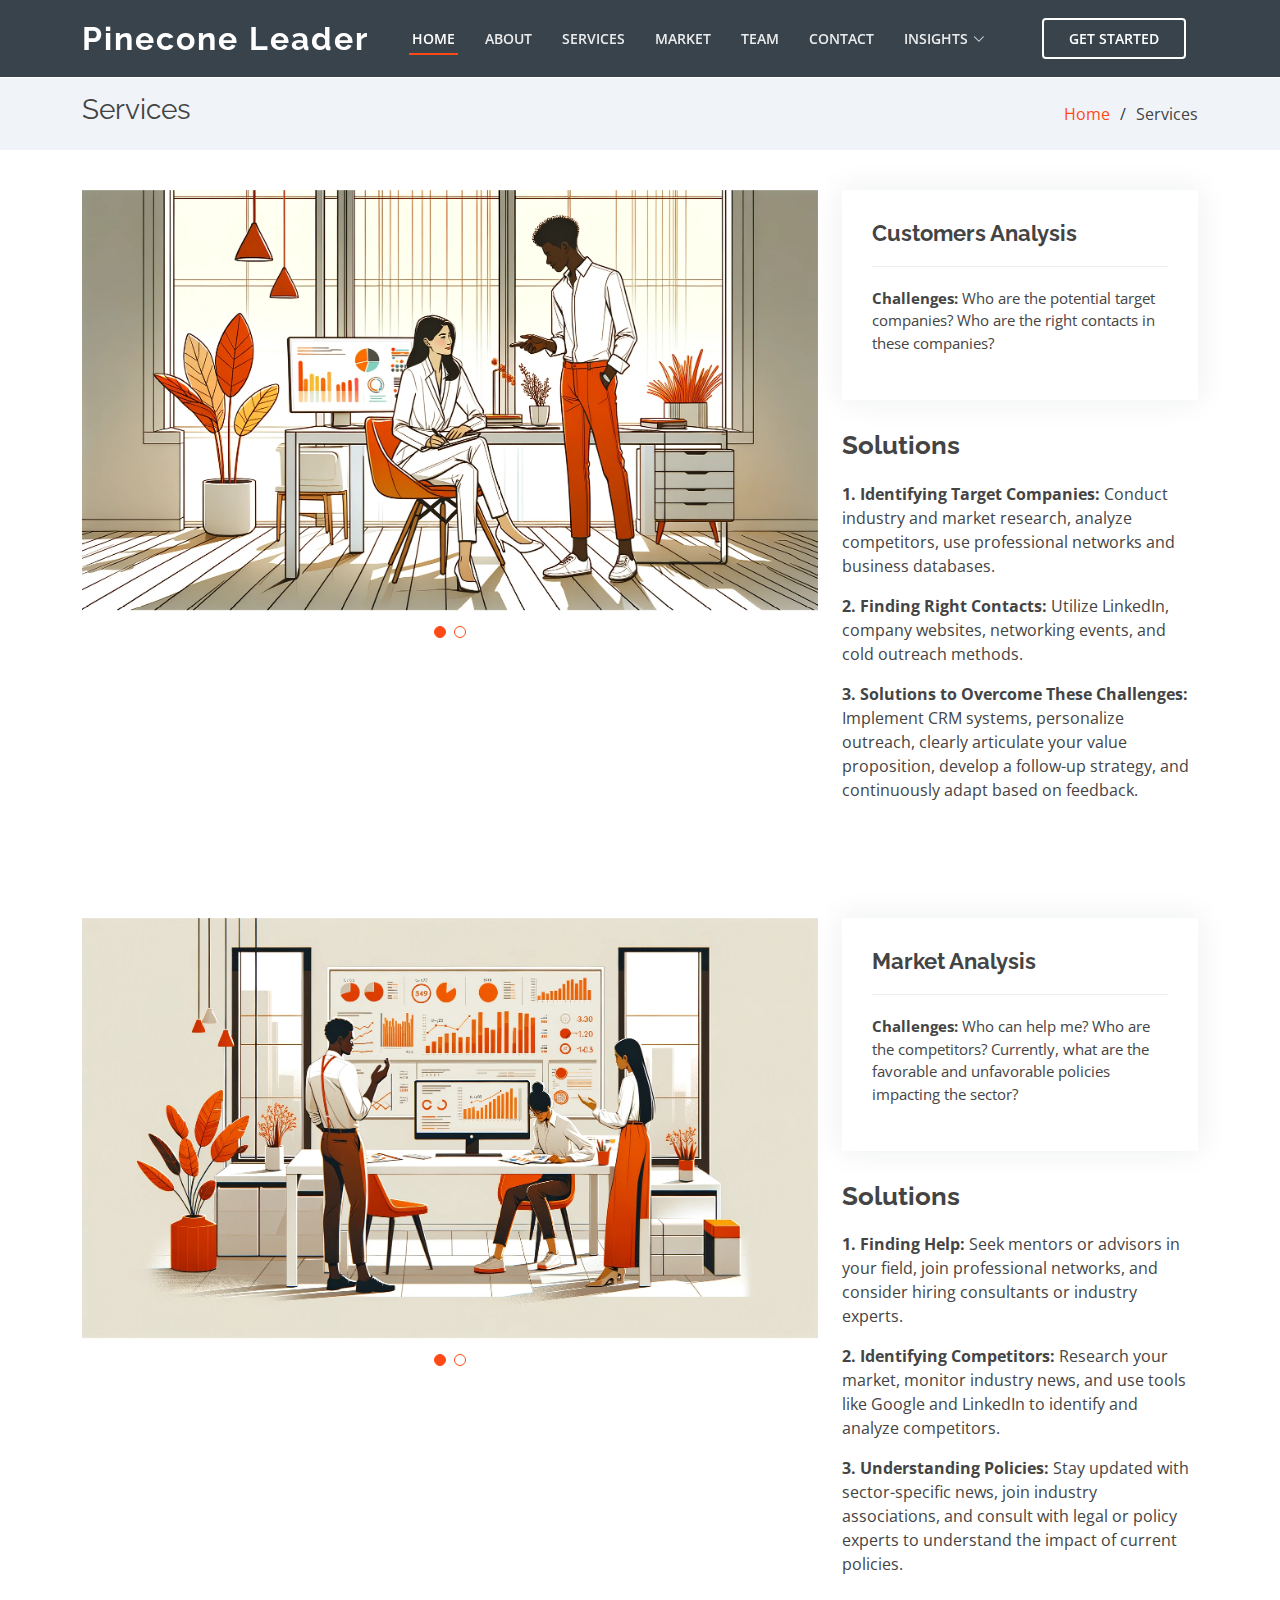
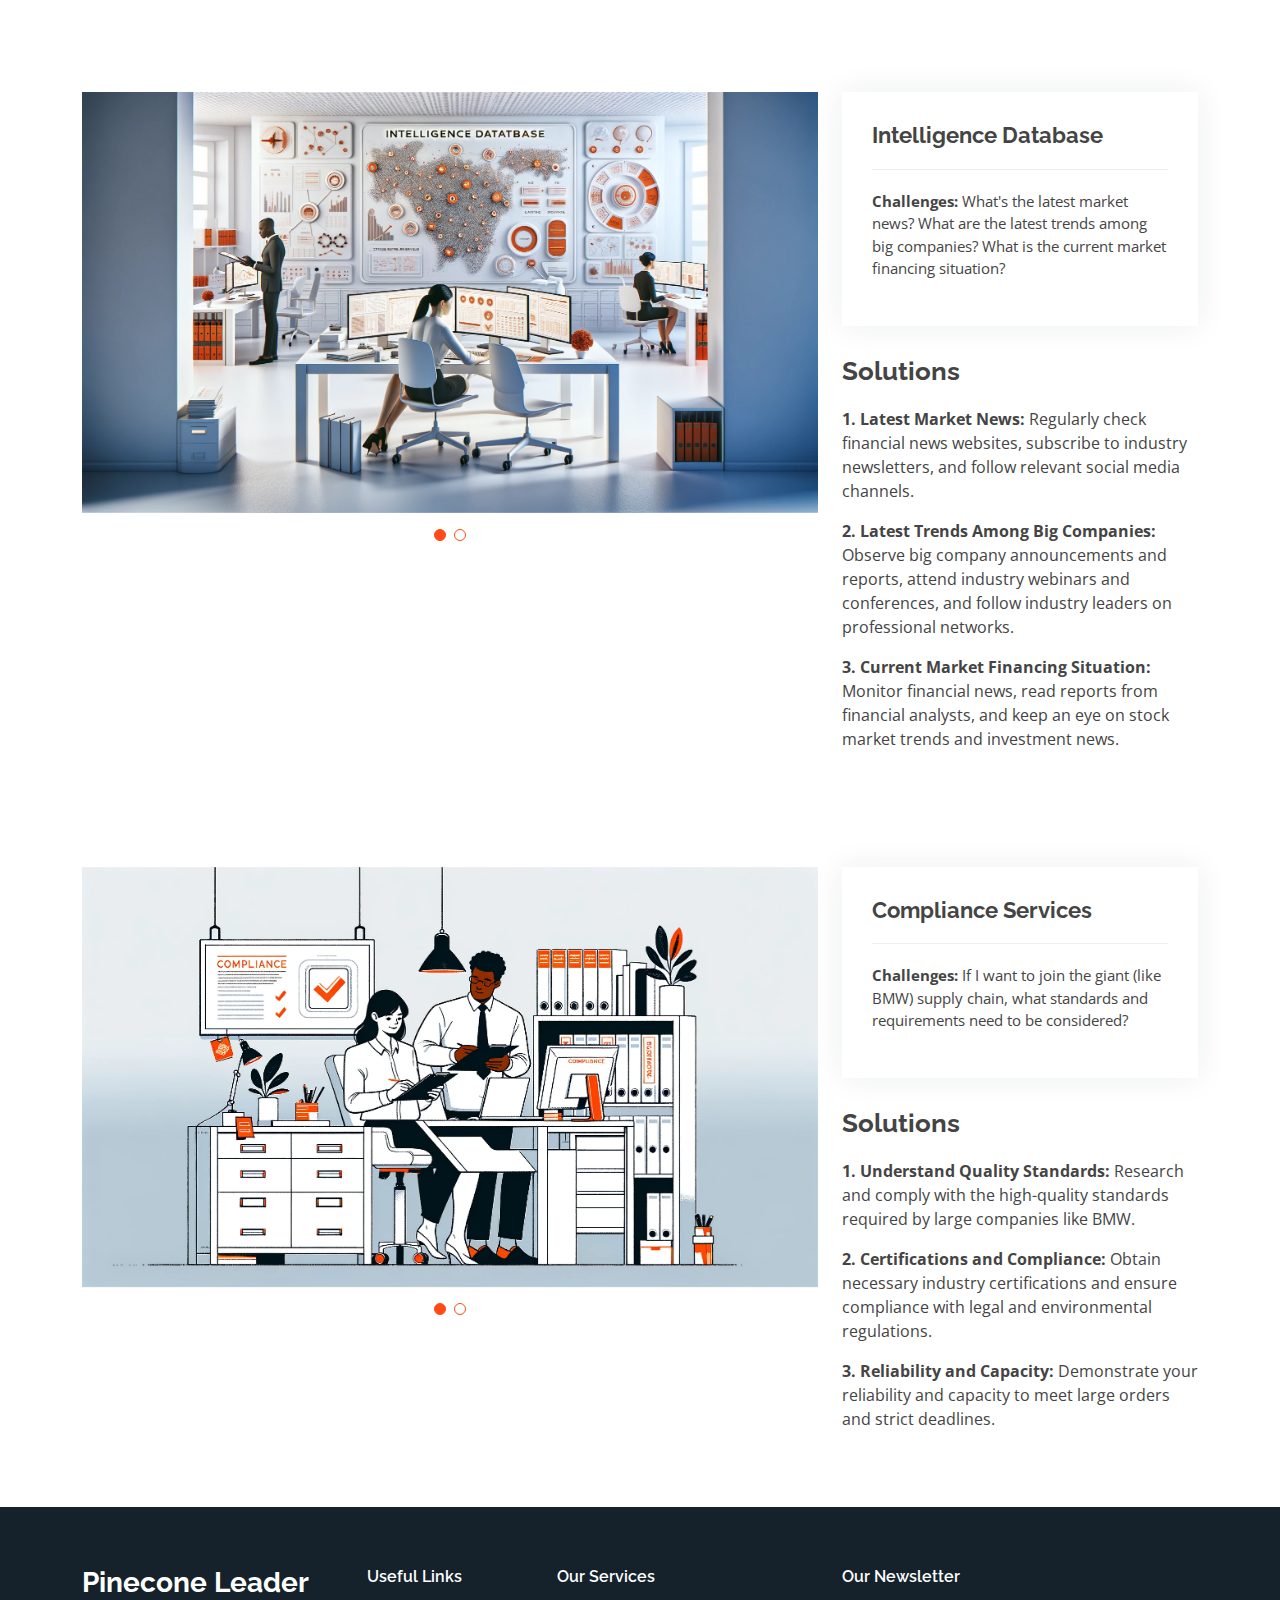
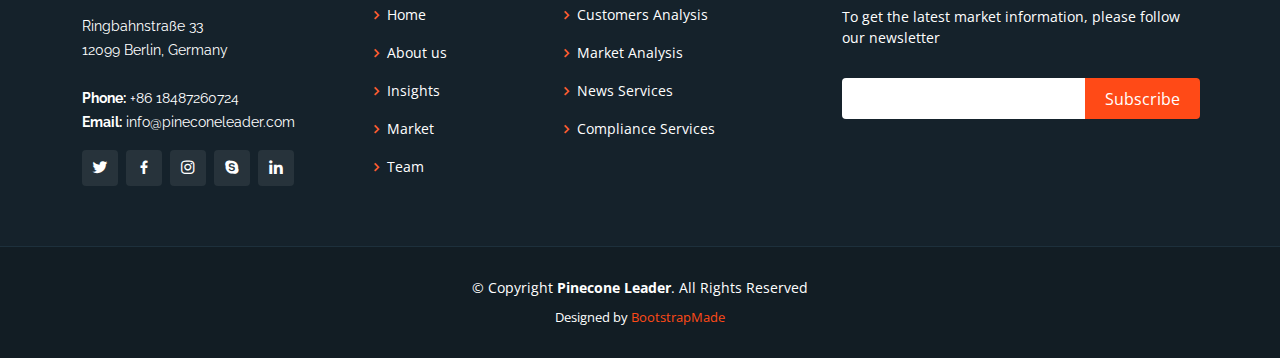
<file: solution-details.html>
<!DOCTYPE html>
<html lang="en">

<head>
  <meta charset="utf-8">
  <meta content="width=device-width, initial-scale=1.0" name="viewport">

  <title>Challenges</title>
  <meta content="" name="description">
  <meta content="" name="keywords">

  <!-- Favicons -->
  <link href="assets/img/favicon.png" rel="icon">
  <link href="assets/img/apple-touch-icon.png" rel="apple-touch-icon">

  <!-- Google Fonts -->
  <link href="https://fonts.googleapis.com/css?family=Open+Sans:300,300i,400,400i,600,600i,700,700i|Raleway:300,300i,400,400i,500,500i,600,600i,700,700i|Poppins:300,300i,400,400i,500,500i,600,600i,700,700i" rel="stylesheet">

  <!-- Vendor CSS Files -->
  <link href="assets/vendor/aos/aos.css" rel="stylesheet">
  <link href="assets/vendor/bootstrap/css/bootstrap.min.css" rel="stylesheet">
  <link href="assets/vendor/bootstrap-icons/bootstrap-icons.css" rel="stylesheet">
  <link href="assets/vendor/boxicons/css/boxicons.min.css" rel="stylesheet">
  <link href="assets/vendor/glightbox/css/glightbox.min.css" rel="stylesheet">
  <link href="assets/vendor/remixicon/remixicon.css" rel="stylesheet">
  <link href="assets/vendor/swiper/swiper-bundle.min.css" rel="stylesheet">

  <!-- Template Main CSS File -->
  <link href="assets/css/style.css" rel="stylesheet">

  <!-- =======================================================
  * Template Name: Dewi
  * Updated: Sep 18 2023 with Bootstrap v5.3.2
  * Template URL: https://bootstrapmade.com/dewi-free-multi-purpose-html-template/
  * Author: BootstrapMade.com
  * License: https://bootstrapmade.com/license/
  ======================================================== -->
</head>

<body>

  <!-- ======= Header ======= -->
  <header id="header" class="fixed-top header-inner-pages">
    <div class="container d-flex align-items-center justify-content-between">

      <h1 class="logo"><a href="index.html">Pinecone Leader</a></h1>
      <!-- Uncomment below if you prefer to use an image logo -->
      <!-- <a href="index.html" class="logo"><img src="assets/img/logo.png" alt="" class="img-fluid"></a>-->

      <nav id="navbar" class="navbar">
        <ul>
          <li><a class="nav-link scrollto active" href="#hero">Home</a></li>
          <li><a class="nav-link scrollto" href="#about">About</a></li>
          <li><a class="nav-link scrollto" href="#services">Services</a></li>
          <li><a class="nav-link scrollto " href="#market">Market</a></li>
          <li><a class="nav-link scrollto" href="#team">Team</a></li>
          <li><a class="nav-link scrollto" href="#contact">Contact</a></li>
          
          <li class="dropdown"><a href="#"><span>Insights</span> <i class="bi bi-chevron-down"></i></a>
            <ul>
              <li><a href="solution-details.html">Services Details</a></li>
              <!-- <li><a href="#">Technical News</a></li>
              <li><a href="#">Business News</a></li> -->
              <li><a href="#">Market Insights</a></li>
              <!-- <li><a href="#">Drop Down 2</a></li>
              <li><a href="#">Drop Down 3</a></li>
              <li><a href="#">Drop Down 4</a></li> -->
            </ul>
          </li>
          <li><a class="getstarted scrollto" href="index.html#">Get Started</a></li>
        </ul>
        <i class="bi bi-list mobile-nav-toggle"></i>
      </nav><!-- .navbar -->

    </div>
  </header><!-- End Header -->

  <main id="main">

    <!-- ======= Breadcrumbs ======= -->
    <section id="breadcrumbs" class="breadcrumbs">
      <div class="container">

        <div class="d-flex justify-content-between align-items-center">
          <h2>Services</h2>
          <ol>
            <li><a href="index.html#services">Home</a></li>
            <li>Services</li>
          </ol>
        </div>

      </div>
    </section><!-- End Breadcrumbs -->

    <!-- ======= Portfolio Details Section ======= -->
    <section id="customers-analysis" class="portfolio-details">
      <div class="container">

        <div class="row gy-4">

          <div class="col-lg-8">
            <div class="portfolio-details-slider swiper">
              <div class="swiper-wrapper align-items-center">

                <div class="swiper-slide">
                  <img src="assets/img/portfolio/4.png" alt="">
                </div>

                <div class="swiper-slide">
                  <img src="assets/img/portfolio/3.png" alt="">
                </div>

                <!-- <div class="swiper-slide">
                  <img src="assets/img/portfolio/portfolio-3.jpg" alt="">
                </div> -->

              </div>
              <div class="swiper-pagination"></div>
            </div>
          </div>

          <div class="col-lg-4">
            <div class="portfolio-info">
              <h3>Customers Analysis</h3>
              <ul>
                <li><strong>Challenges: </strong>Who are the potential target companies? Who are the right contacts in these companies?</li>

              </ul>
            </div>
            <div class="portfolio-description">
              <h2>Solutions</h2>
              <p>
                <strong>1. Identifying Target Companies:</strong>
                 Conduct industry and market research, analyze competitors, use professional networks and business databases.
              </p>
              <p>
                <strong>2. Finding Right Contacts:</strong>
                Utilize LinkedIn, company websites, networking events, and cold outreach methods.
              </p>
              <p>
                <strong>3. Solutions to Overcome These Challenges:</strong>
                Implement CRM systems, personalize outreach, clearly articulate your value proposition, develop a follow-up strategy, and continuously adapt based on feedback.
              </p>
            </div>
          </div>

        </div>

      </div>
    </section><!-- End Portfolio Details Section -->

    <section id="market-analysis" class="portfolio-details">
      <div class="container">

        <div class="row gy-4">

          <div class="col-lg-8">
            <div class="portfolio-details-slider swiper">
              <div class="swiper-wrapper align-items-center">

                <div class="swiper-slide">
                  <img src="assets/img/portfolio/9.png" alt="">
                </div>

                <div class="swiper-slide">
                  <img src="assets/img/portfolio/2.png" alt="">
                </div>

                <!-- <div class="swiper-slide">
                  <img src="assets/img/portfolio/portfolio-3.jpg" alt="">
                </div> -->

              </div>
              <div class="swiper-pagination"></div>
            </div>
          </div>

          <div class="col-lg-4">
            <div class="portfolio-info">
              <h3>Market Analysis</h3>
              <ul>
                <li><strong>Challenges: </strong>Who can help me? Who are the competitors? Currently, what are the favorable and unfavorable policies impacting the sector?</li>

              </ul>
            </div>
            <div class="portfolio-description">
              <h2>Solutions</h2>
              <p>
                <strong>1. Finding Help:</strong>
                Seek mentors or advisors in your field, join professional networks, and consider hiring consultants or industry experts.              </p>
              <p>
                <strong>2. Identifying Competitors:</strong>
                Research your market, monitor industry news, and use tools like Google and LinkedIn to identify and analyze competitors.              </p>
              <p>
                <strong>3. Understanding Policies:</strong>
                Stay updated with sector-specific news, join industry associations, and consult with legal or policy experts to understand the impact of current policies.              </p>
            </div>
          </div>

        </div>

      </div>
    </section><!-- End Portfolio Details Section -->

    <section id="intelligence-database" class="portfolio-details">
      <div class="container">

        <div class="row gy-4">

          <div class="col-lg-8">
            <div class="portfolio-details-slider swiper">
              <div class="swiper-wrapper align-items-center">

                <div class="swiper-slide">
                  <img src="assets/img/portfolio/5.png" alt="">
                </div>

                <div class="swiper-slide">
                  <img src="assets/img/portfolio/8.png" alt="">
                </div>

                <!-- <div class="swiper-slide">
                  <img src="assets/img/portfolio/portfolio-3.jpg" alt="">
                </div> -->

              </div>
              <div class="swiper-pagination"></div>
            </div>
          </div>

          <div class="col-lg-4">
            <div class="portfolio-info">
              <h3>Intelligence Database</h3>
              <ul>
                <li><strong>Challenges: </strong>What's the latest market news? What are the latest trends among big companies? What is the current market financing situation?</li>

              </ul>
            </div>
            <div class="portfolio-description">
              <h2>Solutions</h2>
              <p>
                <strong>1. Latest Market News:</strong>
                 Regularly check financial news websites, subscribe to industry newsletters, and follow relevant social media channels.
              </p>
              <p>
                <strong>2. Latest Trends Among Big Companies:</strong>
                Observe big company announcements and reports, attend industry webinars and conferences, and follow industry leaders on professional networks.
              </p>
              <p>
                <strong>3. Current Market Financing Situation:</strong>
                Monitor financial news, read reports from financial analysts, and keep an eye on stock market trends and investment news.
              </p>
            </div>
          </div>

        </div>

      </div>
    </section><!-- End Portfolio Details Section -->


    <section id="compliance-services" class="portfolio-details">
      <div class="container">

        <div class="row gy-4">

          <div class="col-lg-8">
            <div class="portfolio-details-slider swiper">
              <div class="swiper-wrapper align-items-center">

                <div class="swiper-slide">
                  <img src="assets/img/portfolio/6.png" alt="">
                </div>

                <div class="swiper-slide">
                  <img src="assets/img/portfolio/7.png" alt="">
                </div>

                <!-- <div class="swiper-slide">
                  <img src="assets/img/portfolio/portfolio-3.jpg" alt="">
                </div> -->

              </div>
              <div class="swiper-pagination"></div>
            </div>
          </div>

          <div class="col-lg-4">
            <div class="portfolio-info">
              <h3>Compliance Services</h3>
              <ul>
                <li><strong>Challenges: </strong>If I want to join the giant (like BMW) supply chain, what standards and requirements need to be considered?</li>

              </ul>
            </div>
            <div class="portfolio-description">
              <h2>Solutions</h2>
              <p>
                <strong>1. Understand Quality Standards:</strong>
                Research and comply with the high-quality standards required by large companies like BMW.      
              </p>
              <p>
                <strong>2. Certifications and Compliance:</strong>
                Obtain necessary industry certifications and ensure compliance with legal and environmental regulations.              
              </p>
              <p>
                <strong>3. Reliability and Capacity:</strong>
                Demonstrate your reliability and capacity to meet large orders and strict deadlines.
              </p>
            </div>
          </div>

        </div>

      </div>
    </section><!-- End Portfolio Details Section -->
  </main><!-- End #main -->

  <!-- ======= Footer ======= -->
  <footer id="footer">
    <div class="footer-top">
      <div class="container">
        <div class="row">

          <div class="col-lg-3 col-md-6">
            <div class="footer-info">
              <h3>Pinecone Leader</h3>
              <p>
                Ringbahnstraße 33 <br>
                12099 Berlin, Germany<br><br>
                <strong>Phone:</strong> +86 18487260724<br>
                <strong>Email:</strong> info@pineconeleader.com<br>
              </p>
              <div class="social-links mt-3">
                <a href="#" class="twitter"><i class="bx bxl-twitter"></i></a>
                <a href="#" class="facebook"><i class="bx bxl-facebook"></i></a>
                <a href="#" class="instagram"><i class="bx bxl-instagram"></i></a>
                <a href="#" class="google-plus"><i class="bx bxl-skype"></i></a>
                <a href="#" class="linkedin"><i class="bx bxl-linkedin"></i></a>
              </div>
            </div>
          </div>

          <div class="col-lg-2 col-md-6 footer-links">
            <h4>Useful Links</h4>
            <ul>
              <li><i class="bx bx-chevron-right"></i> <a href="#hero">Home</a></li>
              <li><i class="bx bx-chevron-right"></i> <a href="#about">About us</a></li>
              <li><i class="bx bx-chevron-right"></i> <a href="#services">Insights</a></li>
              <li><i class="bx bx-chevron-right"></i> <a href="#market">Market</a></li>
              <li><i class="bx bx-chevron-right"></i> <a href="#team">Team</a></li>
            </ul>
          </div>

          <div class="col-lg-3 col-md-6 footer-links">
            <h4>Our Services</h4>
            <ul>
              <li><i class="bx bx-chevron-right"></i> <a href="#services">Customers Analysis</a></li>
              <li><i class="bx bx-chevron-right"></i> <a href="#services">Market Analysis</a></li>
              <li><i class="bx bx-chevron-right"></i> <a href="#services">News Services</a></li>
              <li><i class="bx bx-chevron-right"></i> <a href="#services">Compliance Services</a></li>
            </ul>
          </div>

          <div class="col-lg-4 col-md-6 footer-newsletter">
            <h4>Our Newsletter</h4>
            <p>To get the latest market information, please follow our newsletter</p>
            <form action="" method="post">
              <input type="email" name="email"><input type="submit" value="Subscribe">
            </form>

          </div>

        </div>
      </div>
    </div>

    <div class="container">
      <div class="copyright">
        &copy; Copyright <strong><span>Pinecone Leader</span></strong>. All Rights Reserved
      </div>
      <div class="credits">
        <!-- All the links in the footer should remain intact. -->
        <!-- You can delete the links only if you purchased the pro version. -->
        <!-- Licensing information: https://bootstrapmade.com/license/ -->
        <!-- Purchase the pro version with working PHP/AJAX contact form: https://bootstrapmade.com/dewi-free-multi-purpose-html-template/ -->
        Designed by <a href="https://bootstrapmade.com/">BootstrapMade</a>
      </div>
    </div>
  </footer><!-- End Footer -->

  <div id="preloader"></div>
  <a href="#" class="back-to-top d-flex align-items-center justify-content-center"><i class="bi bi-arrow-up-short"></i></a>

  <!-- Vendor JS Files -->
  <script src="assets/vendor/purecounter/purecounter_vanilla.js"></script>
  <script src="assets/vendor/aos/aos.js"></script>
  <script src="assets/vendor/bootstrap/js/bootstrap.bundle.min.js"></script>
  <script src="assets/vendor/glightbox/js/glightbox.min.js"></script>
  <script src="assets/vendor/isotope-layout/isotope.pkgd.min.js"></script>
  <script src="assets/vendor/swiper/swiper-bundle.min.js"></script>
  <script src="assets/vendor/php-email-form/validate.js"></script>

  <!-- Template Main JS File -->
  <script src="assets/js/main.js"></script>

</body>

</html>
</file>
<file: assets/css/variables.css>
/**
* Template Name: HeroBiz
* File: variables.css
* Description: Easily customize colors, typography, and other repetitive properties used in the template main stylesheet file main.css
* 
* Template URL: https://bootstrapmade.com/herobiz-bootstrap-business-template/
* Author: BootstrapMade.com
* License: https://bootstrapmade.com/license/
* 
* Contents:
* 1. HeroBiz template variables 
* 2. Override default Bootstrap variables
* 3. Set color and background class names
*
* Learn more about CSS variables at https://developer.mozilla.org/en-US/docs/Web/CSS/Using_CSS_custom_properties
*/

/*--------------------------------------------------------------
# 1. HeroBiz template variables 
--------------------------------------------------------------*/
:root {

  /* Fonts */
  --font-default: 'Open Sans', system-ui, -apple-system, "Segoe UI", Roboto, "Helvetica Neue", Arial, "Noto Sans", "Liberation Sans", sans-serif, "Apple Color Emoji", "Segoe UI Emoji", "Segoe UI Symbol", "Noto Color Emoji";
  --font-primary: 'Source Sans Pro', Arial;
  --font-secondary: 'Poppins', Arial;

  /* Colors */
  /* The *-rgb color names are simply the RGB converted value of the corresponding color for use in the rgba() function */

  /* Default text color */
  --color-default: #1a1f24;
  --color-default-rgb: 26, 31, 36;

  /* Defult links color */
  --color-links: #0ea2bd;
  --color-links-hover: #1ec3e0;

  /* Primay colors */
  --color-primary: #0ea2bd;
  --color-primary-light: #1ec3e0;
  --color-primary-dark: #0189a1;

  --color-primary-rgb: 14, 162, 189;
  --color-primary-light-rgb: 30, 195, 224;
  --color-primary-dark-rgb: 1, 137, 161;

  /* Secondary colors */
  --color-secondary: #485664;
  --color-secondary-light: #8f9fae;
  --color-secondary-dark: #3a4753;

  --color-secondary-rgb: 72, 86, 100;
  --color-secondary-light-rgb: 143, 159, 174;
  --color-secondary-dark-rgb: 58, 71, 83;

  /* General colors */
  --color-blue: #0d6efd;
  --color-blue-rgb: 13, 110, 253;

  --color-indigo: #6610f2;
  --color-indigo-rgb: 102, 16, 242;

  --color-purple: #6f42c1;
  --color-purple-rgb: 111, 66, 193;

  --color-pink: #f3268c;
  --color-pink-rgb: 243, 38, 140;

  --color-red: #df1529;
  --color-red-rgb: 223, 21, 4;

  --color-orange: #fd7e14;
  --color-orange-rgb: 253, 126, 20;

  --color-yellow: #ffc107;
  --color-yellow-rgb: 255, 193, 7;

  --color-green: #059652;
  --color-green-rgb: 5, 150, 82;

  --color-teal: #20c997;
  --color-teal-rgb: 32, 201, 151;

  --color-cyan: #0dcaf0;
  --color-cyan-rgb: 13, 202, 240;

  --color-white: #ffffff;
  --color-white-rgb: 255, 255, 255;

  --color-gray: #6c757d;
  --color-gray-rgb: 108, 117, 125;

  --color-black: #000000;
  --color-black-rgb: 0, 0, 0;
  
}

/*--------------------------------------------------------------
# 2. Override default Bootstrap variables
--------------------------------------------------------------*/
:root {

  --bs-blue: var(--color-blue);
  --bs-indigo: var(--color-indigo);
  --bs-purple: var(--color-purple);
  --bs-pink: var(--color-pink);
  --bs-red: var(--color-red);
  --bs-orange: var(--color-orange);
  --bs-yellow: var(--color-yellow);
  --bs-green: var(--color-green);
  --bs-teal: var(--color-teal);
  --bs-cyan: var(--color-cyan);
  --bs-white: var(--color-white);
  --bs-gray: var(--color-gray);
  --bs-gray-dark: #343a40;
  --bs-gray-100: #f8f9fa;
  --bs-gray-200: #e9ecef;
  --bs-gray-300: #dee2e6;
  --bs-gray-400: #ced4da;
  --bs-gray-500: #adb5bd;
  --bs-gray-600: #6c757d;
  --bs-gray-700: #495057;
  --bs-gray-800: #343a40;
  --bs-gray-900: #212529;
  --bs-primary: var(--color-blue);
  --bs-secondary: var(--color-blue);
  --bs-success: #198754;
  --bs-info: #0dcaf0;
  --bs-warning: #ffc107;
  --bs-danger: #dc3545;
  --bs-light: #f8f9fa;
  --bs-dark: #212529;
  --bs-primary-rgb: var(--color-primary-rgb);
  --bs-secondary-rgb: var(--color-secondary-rgb);
  --bs-success-rgb: 25, 135, 84;
  --bs-info-rgb: 13, 202, 240;
  --bs-warning-rgb: 255, 193, 7;
  --bs-danger-rgb: 220, 53, 69;
  --bs-light-rgb: 248, 249, 250;
  --bs-dark-rgb: 33, 37, 41;
  --bs-white-rgb: var(--color-white-rgb);
  --bs-black-rgb: var(--color-black-rgb);
  --bs-body-color-rgb: var(--color-default-rgb);
  --bs-body-bg-rgb: 255, 255, 255;
  --bs-font-sans-serif: var(--font-default);
  --bs-font-monospace: SFMono-Regular, Menlo, Monaco, Consolas, "Liberation Mono", "Courier New", monospace;
  --bs-gradient: linear-gradient(180deg, rgba(255, 255, 255, 0.15), rgba(255, 255, 255, 0));
  --bs-body-font-family: var(--font-default);
  --bs-body-font-size: 1rem;
  --bs-body-font-weight: 400;
  --bs-body-line-height: 1.5;
  --bs-body-color: var(--color-default);
  --bs-body-bg: #fff;

}

/*--------------------------------------------------------------
# 3. Set color and background class names
--------------------------------------------------------------*/
/* Fonts */
.font-default { font-family: var(--font-default) !important; }
.font-primary { font-family: var(--font-primary) !important;}
.font-secondary { font-family: var(--font-secondary) !important; }

/* Text Colors */
.color-default { color: var(--color-default) !important; }
.color-links { color: var(--color-links) !important; }
.color-links:hover { color: var(--color-links-hover) !important; }
.color-primary { color: var(--color-primary) !important; }
.color-primary-light { color: var(--color-primary-light) !important; }
.color-primary-dark { color: var(--color-primary-dark) !important; }
.color-secondary { color: var(--color-secondary) !important; }
.color-secondary-light { color: var(--color-secondary-light) !important; }
.color-secondary-dark { color: var(--color-secondary-dark) !important; }
.color-blue { color: var(--color-blue) !important; }
.color-indigo { color: var(--color-indigo) !important; }
.color-purple { color: var(--color-purple) !important; }
.color-pink { color: var(--color-pink) !important; }
.color-red { color: var(--color-red) !important; }
.color-orange { color: var(--color-orange) !important; }
.color-yellow { color: var(--color-yellow) !important; }
.color-green { color: var(--color-green) !important; }
.color-teal { color: var(--color-teal) !important; }
.color-cyan { color: var(--color-cyan) !important; }
.color-white { color: var(--color-white) !important; }
.color-gray { color: var(--color-gray) !important; }
.color-black { color: var(--color-black) !important; }

/* Background Colors */
.bg-default { background-color: var(--color-default) !important; }
.bg-primary { background-color: var(--color-primary) !important; }
.bg-primary-light { background-color: var(--color-primary-light) !important; }
.bg-primary-dark { background-color: var(--color-primary-dark) !important; }
.bg-secondary { background-color: var(--color-secondary) !important; }
.bg-secondary-light { background-color: var(--color-secondary-light) !important; }
.bg-secondary-dark { background-color: var(--color-secondary-dark) !important; }
.bg-blue { background-color: var(--color-blue) !important; }
.bg-indigo { background-color: var(--color-indigo) !important; }
.bg-purple { background-color: var(--color-purple) !important; }
.bg-pink { background-color: var(--color-pink) !important; }
.bg-red { background-color: var(--color-red) !important; }
.bg-orange { background-color: var(--color-orange) !important; }
.bg-yellow { background-color: var(--color-yellow) !important; }
.bg-green { background-color: var(--color-green) !important; }
.bg-teal { background-color: var(--color-teal) !important; }
.bg-cyan { background-color: var(--color-cyan) !important; }
.bg-white { background-color: var(--color-white) !important; }
.bg-gray { background-color: var(--color-gray) !important; }
.bg-black { background-color: var(--color-black) !important; }
</file>
<file: assets/css/variables-blue.css>
/**
* Template Name: HeroBiz
* File: variables-blue.css
* Description: Easily customize colors, typography, and other repetitive properties used in the template main stylesheet file main.css
* 
* Template URL: https://bootstrapmade.com/herobiz-bootstrap-business-template/
* Author: BootstrapMade.com
* License: https://bootstrapmade.com/license/
* 
* Contents:
* 1. HeroBiz template variables 
* 2. Override default Bootstrap variables
* 3. Set color and background class names
*
* Learn more about CSS variables at https://developer.mozilla.org/en-US/docs/Web/CSS/Using_CSS_custom_properties
*/

/*--------------------------------------------------------------
# 1. HeroBiz template variables 
--------------------------------------------------------------*/
:root {

  /* Fonts */
  --font-default: 'Open Sans', system-ui, -apple-system, "Segoe UI", Roboto, "Helvetica Neue", Arial, "Noto Sans", "Liberation Sans", sans-serif, "Apple Color Emoji", "Segoe UI Emoji", "Segoe UI Symbol", "Noto Color Emoji";
  --font-primary: 'Source Sans Pro', sans-serif;
  --font-secondary: 'Poppins', sans-serif;

  /* Colors */
  /* The *-rgb color names are simply the RGB converted value of the corresponding color for use in the rgba() function */

  /* Default text color */
  --color-default: #1a1f24;
  --color-default-rgb: 26, 31, 36;

  /* Defult links color */
  --color-links: #3279fc;
  --color-links-hover: #4797ff;

  /* Primay colors */
  --color-primary: #3279fc;
  --color-primary-light: #4797ff;
  --color-primary-dark: #1c61e2;

  --color-primary-rgb: 50, 121, 252;
  --color-primary-light-rgb: 71, 151, 255;
  --color-primary-dark-rgb: 28, 97, 226;

  /* Secondary colors */
  --color-secondary: #5670a0;
  --color-secondary-light: #6e87b6;
  --color-secondary-dark: #3b5380;

  --color-secondary-rgb: 86, 112, 160;
  --color-secondary-light-rgb: 110, 135, 182;
  --color-secondary-dark-rgb: 59, 83, 128;

  /* General colors */
  --color-blue: #0d6efd;
  --color-blue-rgb: 13, 110, 253;

  --color-indigo: #6610f2;
  --color-indigo-rgb: 102, 16, 242;

  --color-purple: #6f42c1;
  --color-purple-rgb: 111, 66, 193;

  --color-pink: #f3268c;
  --color-pink-rgb: 243, 38, 140;

  --color-red: #df1529;
  --color-red-rgb: 223, 21, 4;

  --color-orange: #fd7e14;
  --color-orange-rgb: 253, 126, 20;

  --color-yellow: #ffc107;
  --color-yellow-rgb: 255, 193, 7;

  --color-green: #059652;
  --color-green-rgb: 5, 150, 82;

  --color-teal: #20c997;
  --color-teal-rgb: 32, 201, 151;

  --color-cyan: #0dcaf0;
  --color-cyan-rgb: 13, 202, 240;

  --color-white: #ffffff;
  --color-white-rgb: 255, 255, 255;

  --color-gray: #6c757d;
  --color-gray-rgb: 108, 117, 125;

  --color-black: #000000;
  --color-black-rgb: 0, 0, 0;
  
}

/*--------------------------------------------------------------
# 2. Override default Bootstrap variables
--------------------------------------------------------------*/
:root {

  --bs-blue: var(--color-blue);
  --bs-indigo: var(--color-indigo);
  --bs-purple: var(--color-purple);
  --bs-pink: var(--color-pink);
  --bs-red: var(--color-red);
  --bs-orange: var(--color-orange);
  --bs-yellow: var(--color-yellow);
  --bs-green: var(--color-green);
  --bs-teal: var(--color-teal);
  --bs-cyan: var(--color-cyan);
  --bs-white: var(--color-white);
  --bs-gray: var(--color-gray);
  --bs-gray-dark: #343a40;
  --bs-gray-100: #f8f9fa;
  --bs-gray-200: #e9ecef;
  --bs-gray-300: #dee2e6;
  --bs-gray-400: #ced4da;
  --bs-gray-500: #adb5bd;
  --bs-gray-600: #6c757d;
  --bs-gray-700: #495057;
  --bs-gray-800: #343a40;
  --bs-gray-900: #212529;
  --bs-primary: var(--color-blue);
  --bs-secondary: var(--color-blue);
  --bs-success: #198754;
  --bs-info: #0dcaf0;
  --bs-warning: #ffc107;
  --bs-danger: #dc3545;
  --bs-light: #f8f9fa;
  --bs-dark: #212529;
  --bs-primary-rgb: var(--color-primary-rgb);
  --bs-secondary-rgb: var(--color-secondary-rgb);
  --bs-success-rgb: 25, 135, 84;
  --bs-info-rgb: 13, 202, 240;
  --bs-warning-rgb: 255, 193, 7;
  --bs-danger-rgb: 220, 53, 69;
  --bs-light-rgb: 248, 249, 250;
  --bs-dark-rgb: 33, 37, 41;
  --bs-white-rgb: var(--color-white-rgb);
  --bs-black-rgb: var(--color-black-rgb);
  --bs-body-color-rgb: var(--color-default-rgb);
  --bs-body-bg-rgb: 255, 255, 255;
  --bs-font-sans-serif: var(--font-default);
  --bs-font-monospace: SFMono-Regular, Menlo, Monaco, Consolas, "Liberation Mono", "Courier New", monospace;
  --bs-gradient: linear-gradient(180deg, rgba(255, 255, 255, 0.15), rgba(255, 255, 255, 0));
  --bs-body-font-family: var(--font-default);
  --bs-body-font-size: 1rem;
  --bs-body-font-weight: 400;
  --bs-body-line-height: 1.5;
  --bs-body-color: var(--color-default);
  --bs-body-bg: #fff;

}

/*--------------------------------------------------------------
# 3. Set color and background class names
--------------------------------------------------------------*/
/* Fonts */
.font-default { font-family: var(--font-default) !important; }
.font-primary { font-family: var(--font-primary) !important;}
.font-secondary { font-family: var(--font-secondary) !important; }

/* Text Colors */
.color-default { color: var(--color-default) !important; }
.color-links { color: var(--color-links) !important; }
.color-links:hover { color: var(--color-links-hover) !important; }
.color-primary { color: var(--color-primary) !important; }
.color-primary-light { color: var(--color-primary-light) !important; }
.color-primary-dark { color: var(--color-primary-dark) !important; }
.color-secondary { color: var(--color-secondary) !important; }
.color-secondary-light { color: var(--color-secondary-light) !important; }
.color-secondary-dark { color: var(--color-secondary-dark) !important; }
.color-blue { color: var(--color-blue) !important; }
.color-indigo { color: var(--color-indigo) !important; }
.color-purple { color: var(--color-purple) !important; }
.color-pink { color: var(--color-pink) !important; }
.color-red { color: var(--color-red) !important; }
.color-orange { color: var(--color-orange) !important; }
.color-yellow { color: var(--color-yellow) !important; }
.color-green { color: var(--color-green) !important; }
.color-teal { color: var(--color-teal) !important; }
.color-cyan { color: var(--color-cyan) !important; }
.color-white { color: var(--color-white) !important; }
.color-gray { color: var(--color-gray) !important; }
.color-black { color: var(--color-black) !important; }

/* Background Colors */
.bg-default { background-color: var(--color-default) !important; }
.bg-primary { background-color: var(--color-primary) !important; }
.bg-primary-light { background-color: var(--color-primary-light) !important; }
.bg-primary-dark { background-color: var(--color-primary-dark) !important; }
.bg-secondary { background-color: var(--color-secondary) !important; }
.bg-secondary-light { background-color: var(--color-secondary-light) !important; }
.bg-secondary-dark { background-color: var(--color-secondary-dark) !important; }
.bg-blue { background-color: var(--color-blue) !important; }
.bg-indigo { background-color: var(--color-indigo) !important; }
.bg-purple { background-color: var(--color-purple) !important; }
.bg-pink { background-color: var(--color-pink) !important; }
.bg-red { background-color: var(--color-red) !important; }
.bg-orange { background-color: var(--color-orange) !important; }
.bg-yellow { background-color: var(--color-yellow) !important; }
.bg-green { background-color: var(--color-green) !important; }
.bg-teal { background-color: var(--color-teal) !important; }
.bg-cyan { background-color: var(--color-cyan) !important; }
.bg-white { background-color: var(--color-white) !important; }
.bg-gray { background-color: var(--color-gray) !important; }
.bg-black { background-color: var(--color-black) !important; }
</file>
<file: assets/css/variables-green.css>
/**
* Template Name: HeroBiz
* File: variables-green.css
* Description: Easily customize colors, typography, and other repetitive properties used in the template main stylesheet file main.css
* 
* Template URL: https://bootstrapmade.com/herobiz-bootstrap-business-template/
* Author: BootstrapMade.com
* License: https://bootstrapmade.com/license/
* 
* Contents:
* 1. HeroBiz template variables 
* 2. Override default Bootstrap variables
* 3. Set color and background class names
*
* Learn more about CSS variables at https://developer.mozilla.org/en-US/docs/Web/CSS/Using_CSS_custom_properties
*/

/*--------------------------------------------------------------
# 1. HeroBiz template variables 
--------------------------------------------------------------*/
:root {

  /* Fonts */
  --font-default: 'Open Sans', system-ui, -apple-system, "Segoe UI", Roboto, "Helvetica Neue", Arial, "Noto Sans", "Liberation Sans", sans-serif, "Apple Color Emoji", "Segoe UI Emoji", "Segoe UI Symbol", "Noto Color Emoji";
  --font-primary: 'Source Sans Pro', sans-serif;
  --font-secondary: 'Poppins', sans-serif;

  /* Colors */
  /* The *-rgb color names are simply the RGB converted value of the corresponding color for use in the rgba() function */

  /* Default text color */
  --color-default: #1a1f24;
  --color-default-rgb: 26, 31, 36;

  /* Defult links color */
  --color-links: #05c46b;
  --color-links-hover: #1de789;

  /* Primay colors */
  --color-primary: #05c46b;
  --color-primary-light: #1de789;
  --color-primary-dark: #01a156;

  --color-primary-rgb: 5, 196, 107;
  --color-primary-light-rgb: 29, 231, 137;
  --color-primary-dark-rgb: 1, 161, 86;

  /* Secondary colors */
  --color-secondary: #485664;
  --color-secondary-light: #8f9fae;
  --color-secondary-dark: #3a4753;

  --color-secondary-rgb: 72, 86, 100;
  --color-secondary-light-rgb: 143, 159, 174;
  --color-secondary-dark-rgb: 58, 71, 83;

  /* General colors */
  --color-blue: #0d6efd;
  --color-blue-rgb: 13, 110, 253;

  --color-indigo: #6610f2;
  --color-indigo-rgb: 102, 16, 242;

  --color-purple: #6f42c1;
  --color-purple-rgb: 111, 66, 193;

  --color-pink: #f3268c;
  --color-pink-rgb: 243, 38, 140;

  --color-red: #df1529;
  --color-red-rgb: 223, 21, 4;

  --color-orange: #fd7e14;
  --color-orange-rgb: 253, 126, 20;

  --color-yellow: #ffc107;
  --color-yellow-rgb: 255, 193, 7;

  --color-green: #059652;
  --color-green-rgb: 5, 150, 82;

  --color-teal: #20c997;
  --color-teal-rgb: 32, 201, 151;

  --color-cyan: #0dcaf0;
  --color-cyan-rgb: 13, 202, 240;

  --color-white: #ffffff;
  --color-white-rgb: 255, 255, 255;

  --color-gray: #6c757d;
  --color-gray-rgb: 108, 117, 125;

  --color-black: #000000;
  --color-black-rgb: 0, 0, 0;
  
}

/*--------------------------------------------------------------
# 2. Override default Bootstrap variables
--------------------------------------------------------------*/
:root {

  --bs-blue: var(--color-blue);
  --bs-indigo: var(--color-indigo);
  --bs-purple: var(--color-purple);
  --bs-pink: var(--color-pink);
  --bs-red: var(--color-red);
  --bs-orange: var(--color-orange);
  --bs-yellow: var(--color-yellow);
  --bs-green: var(--color-green);
  --bs-teal: var(--color-teal);
  --bs-cyan: var(--color-cyan);
  --bs-white: var(--color-white);
  --bs-gray: var(--color-gray);
  --bs-gray-dark: #343a40;
  --bs-gray-100: #f8f9fa;
  --bs-gray-200: #e9ecef;
  --bs-gray-300: #dee2e6;
  --bs-gray-400: #ced4da;
  --bs-gray-500: #adb5bd;
  --bs-gray-600: #6c757d;
  --bs-gray-700: #495057;
  --bs-gray-800: #343a40;
  --bs-gray-900: #212529;
  --bs-primary: var(--color-blue);
  --bs-secondary: var(--color-blue);
  --bs-success: #198754;
  --bs-info: #0dcaf0;
  --bs-warning: #ffc107;
  --bs-danger: #dc3545;
  --bs-light: #f8f9fa;
  --bs-dark: #212529;
  --bs-primary-rgb: var(--color-primary-rgb);
  --bs-secondary-rgb: var(--color-secondary-rgb);
  --bs-success-rgb: 25, 135, 84;
  --bs-info-rgb: 13, 202, 240;
  --bs-warning-rgb: 255, 193, 7;
  --bs-danger-rgb: 220, 53, 69;
  --bs-light-rgb: 248, 249, 250;
  --bs-dark-rgb: 33, 37, 41;
  --bs-white-rgb: var(--color-white-rgb);
  --bs-black-rgb: var(--color-black-rgb);
  --bs-body-color-rgb: var(--color-default-rgb);
  --bs-body-bg-rgb: 255, 255, 255;
  --bs-font-sans-serif: var(--font-default);
  --bs-font-monospace: SFMono-Regular, Menlo, Monaco, Consolas, "Liberation Mono", "Courier New", monospace;
  --bs-gradient: linear-gradient(180deg, rgba(255, 255, 255, 0.15), rgba(255, 255, 255, 0));
  --bs-body-font-family: var(--font-default);
  --bs-body-font-size: 1rem;
  --bs-body-font-weight: 400;
  --bs-body-line-height: 1.5;
  --bs-body-color: var(--color-default);
  --bs-body-bg: #fff;

}

/*--------------------------------------------------------------
# 3. Set color and background class names
--------------------------------------------------------------*/
/* Fonts */
.font-default { font-family: var(--font-default) !important; }
.font-primary { font-family: var(--font-primary) !important;}
.font-secondary { font-family: var(--font-secondary) !important; }

/* Text Colors */
.color-default { color: var(--color-default) !important; }
.color-links { color: var(--color-links) !important; }
.color-links:hover { color: var(--color-links-hover) !important; }
.color-primary { color: var(--color-primary) !important; }
.color-primary-light { color: var(--color-primary-light) !important; }
.color-primary-dark { color: var(--color-primary-dark) !important; }
.color-secondary { color: var(--color-secondary) !important; }
.color-secondary-light { color: var(--color-secondary-light) !important; }
.color-secondary-dark { color: var(--color-secondary-dark) !important; }
.color-blue { color: var(--color-blue) !important; }
.color-indigo { color: var(--color-indigo) !important; }
.color-purple { color: var(--color-purple) !important; }
.color-pink { color: var(--color-pink) !important; }
.color-red { color: var(--color-red) !important; }
.color-orange { color: var(--color-orange) !important; }
.color-yellow { color: var(--color-yellow) !important; }
.color-green { color: var(--color-green) !important; }
.color-teal { color: var(--color-teal) !important; }
.color-cyan { color: var(--color-cyan) !important; }
.color-white { color: var(--color-white) !important; }
.color-gray { color: var(--color-gray) !important; }
.color-black { color: var(--color-black) !important; }

/* Background Colors */
.bg-default { background-color: var(--color-default) !important; }
.bg-primary { background-color: var(--color-primary) !important; }
.bg-primary-light { background-color: var(--color-primary-light) !important; }
.bg-primary-dark { background-color: var(--color-primary-dark) !important; }
.bg-secondary { background-color: var(--color-secondary) !important; }
.bg-secondary-light { background-color: var(--color-secondary-light) !important; }
.bg-secondary-dark { background-color: var(--color-secondary-dark) !important; }
.bg-blue { background-color: var(--color-blue) !important; }
.bg-indigo { background-color: var(--color-indigo) !important; }
.bg-purple { background-color: var(--color-purple) !important; }
.bg-pink { background-color: var(--color-pink) !important; }
.bg-red { background-color: var(--color-red) !important; }
.bg-orange { background-color: var(--color-orange) !important; }
.bg-yellow { background-color: var(--color-yellow) !important; }
.bg-green { background-color: var(--color-green) !important; }
.bg-teal { background-color: var(--color-teal) !important; }
.bg-cyan { background-color: var(--color-cyan) !important; }
.bg-white { background-color: var(--color-white) !important; }
.bg-gray { background-color: var(--color-gray) !important; }
.bg-black { background-color: var(--color-black) !important; }
</file>
<file: assets/css/variables-orange.css>
/**
* Template Name: HeroBiz
* File: variables-orange.css
* Description: Easily customize colors, typography, and other repetitive properties used in the template main stylesheet file main.css
* 
* Template URL: https://bootstrapmade.com/herobiz-bootstrap-business-template/
* Author: BootstrapMade.com
* License: https://bootstrapmade.com/license/
* 
* Contents:
* 1. HeroBiz template variables 
* 2. Override default Bootstrap variables
* 3. Set color and background class names
*
* Learn more about CSS variables at https://developer.mozilla.org/en-US/docs/Web/CSS/Using_CSS_custom_properties
*/

/*--------------------------------------------------------------
# 1. HeroBiz template variables 
--------------------------------------------------------------*/
:root {

  /* Fonts */
  --font-default: 'Open Sans', system-ui, -apple-system, "Segoe UI", Roboto, "Helvetica Neue", Arial, "Noto Sans", "Liberation Sans", sans-serif, "Apple Color Emoji", "Segoe UI Emoji", "Segoe UI Symbol", "Noto Color Emoji";
  --font-primary: 'Source Sans Pro', sans-serif;
  --font-secondary: 'Poppins', sans-serif;

  /* Colors */
  /* The *-rgb color names are simply the RGB converted value of the corresponding color for use in the rgba() function */

  /* Default text color */
  --color-default: #1a1f24;
  --color-default-rgb: 26, 31, 36;

  /* Defult links color */
  --color-links: #f97233;
  --color-links-hover: #fa9160;

  /* Primay colors */
  --color-primary: #f97233;
  --color-primary-light: #fb9b6e;
  --color-primary-dark: #e54d07;

  --color-primary-rgb: 249, 114, 51;
  --color-primary-light-rgb: 251, 155, 110;
  --color-primary-dark-rgb: 229, 77, 7;

  /* Secondary colors */
  --color-secondary: #485664;
  --color-secondary-light: #8f9fae;
  --color-secondary-dark: #3a4753;

  --color-secondary-rgb: 72, 86, 100;
  --color-secondary-light-rgb: 143, 159, 174;
  --color-secondary-dark-rgb: 58, 71, 83;

  /* General colors */
  --color-blue: #0d6efd;
  --color-blue-rgb: 13, 110, 253;

  --color-indigo: #6610f2;
  --color-indigo-rgb: 102, 16, 242;

  --color-purple: #6f42c1;
  --color-purple-rgb: 111, 66, 193;

  --color-pink: #f3268c;
  --color-pink-rgb: 243, 38, 140;

  --color-red: #df1529;
  --color-red-rgb: 223, 21, 4;

  --color-orange: #fd7e14;
  --color-orange-rgb: 253, 126, 20;

  --color-yellow: #ffc107;
  --color-yellow-rgb: 255, 193, 7;

  --color-green: #059652;
  --color-green-rgb: 5, 150, 82;

  --color-teal: #20c997;
  --color-teal-rgb: 32, 201, 151;

  --color-cyan: #0dcaf0;
  --color-cyan-rgb: 13, 202, 240;

  --color-white: #ffffff;
  --color-white-rgb: 255, 255, 255;

  --color-gray: #6c757d;
  --color-gray-rgb: 108, 117, 125;

  --color-black: #000000;
  --color-black-rgb: 0, 0, 0;
  
}

/*--------------------------------------------------------------
# 2. Override default Bootstrap variables
--------------------------------------------------------------*/
:root {

  --bs-blue: var(--color-blue);
  --bs-indigo: var(--color-indigo);
  --bs-purple: var(--color-purple);
  --bs-pink: var(--color-pink);
  --bs-red: var(--color-red);
  --bs-orange: var(--color-orange);
  --bs-yellow: var(--color-yellow);
  --bs-green: var(--color-green);
  --bs-teal: var(--color-teal);
  --bs-cyan: var(--color-cyan);
  --bs-white: var(--color-white);
  --bs-gray: var(--color-gray);
  --bs-gray-dark: #343a40;
  --bs-gray-100: #f8f9fa;
  --bs-gray-200: #e9ecef;
  --bs-gray-300: #dee2e6;
  --bs-gray-400: #ced4da;
  --bs-gray-500: #adb5bd;
  --bs-gray-600: #6c757d;
  --bs-gray-700: #495057;
  --bs-gray-800: #343a40;
  --bs-gray-900: #212529;
  --bs-primary: var(--color-blue);
  --bs-secondary: var(--color-blue);
  --bs-success: #198754;
  --bs-info: #0dcaf0;
  --bs-warning: #ffc107;
  --bs-danger: #dc3545;
  --bs-light: #f8f9fa;
  --bs-dark: #212529;
  --bs-primary-rgb: var(--color-primary-rgb);
  --bs-secondary-rgb: var(--color-secondary-rgb);
  --bs-success-rgb: 25, 135, 84;
  --bs-info-rgb: 13, 202, 240;
  --bs-warning-rgb: 255, 193, 7;
  --bs-danger-rgb: 220, 53, 69;
  --bs-light-rgb: 248, 249, 250;
  --bs-dark-rgb: 33, 37, 41;
  --bs-white-rgb: var(--color-white-rgb);
  --bs-black-rgb: var(--color-black-rgb);
  --bs-body-color-rgb: var(--color-default-rgb);
  --bs-body-bg-rgb: 255, 255, 255;
  --bs-font-sans-serif: var(--font-default);
  --bs-font-monospace: SFMono-Regular, Menlo, Monaco, Consolas, "Liberation Mono", "Courier New", monospace;
  --bs-gradient: linear-gradient(180deg, rgba(255, 255, 255, 0.15), rgba(255, 255, 255, 0));
  --bs-body-font-family: var(--font-default);
  --bs-body-font-size: 1rem;
  --bs-body-font-weight: 400;
  --bs-body-line-height: 1.5;
  --bs-body-color: var(--color-default);
  --bs-body-bg: #fff;

}

/*--------------------------------------------------------------
# 3. Set color and background class names
--------------------------------------------------------------*/
/* Fonts */
.font-default { font-family: var(--font-default) !important; }
.font-primary { font-family: var(--font-primary) !important;}
.font-secondary { font-family: var(--font-secondary) !important; }

/* Text Colors */
.color-default { color: var(--color-default) !important; }
.color-links { color: var(--color-links) !important; }
.color-links:hover { color: var(--color-links-hover) !important; }
.color-primary { color: var(--color-primary) !important; }
.color-primary-light { color: var(--color-primary-light) !important; }
.color-primary-dark { color: var(--color-primary-dark) !important; }
.color-secondary { color: var(--color-secondary) !important; }
.color-secondary-light { color: var(--color-secondary-light) !important; }
.color-secondary-dark { color: var(--color-secondary-dark) !important; }
.color-blue { color: var(--color-blue) !important; }
.color-indigo { color: var(--color-indigo) !important; }
.color-purple { color: var(--color-purple) !important; }
.color-pink { color: var(--color-pink) !important; }
.color-red { color: var(--color-red) !important; }
.color-orange { color: var(--color-orange) !important; }
.color-yellow { color: var(--color-yellow) !important; }
.color-green { color: var(--color-green) !important; }
.color-teal { color: var(--color-teal) !important; }
.color-cyan { color: var(--color-cyan) !important; }
.color-white { color: var(--color-white) !important; }
.color-gray { color: var(--color-gray) !important; }
.color-black { color: var(--color-black) !important; }

/* Background Colors */
.bg-default { background-color: var(--color-default) !important; }
.bg-primary { background-color: var(--color-primary) !important; }
.bg-primary-light { background-color: var(--color-primary-light) !important; }
.bg-primary-dark { background-color: var(--color-primary-dark) !important; }
.bg-secondary { background-color: var(--color-secondary) !important; }
.bg-secondary-light { background-color: var(--color-secondary-light) !important; }
.bg-secondary-dark { background-color: var(--color-secondary-dark) !important; }
.bg-blue { background-color: var(--color-blue) !important; }
.bg-indigo { background-color: var(--color-indigo) !important; }
.bg-purple { background-color: var(--color-purple) !important; }
.bg-pink { background-color: var(--color-pink) !important; }
.bg-red { background-color: var(--color-red) !important; }
.bg-orange { background-color: var(--color-orange) !important; }
.bg-yellow { background-color: var(--color-yellow) !important; }
.bg-green { background-color: var(--color-green) !important; }
.bg-teal { background-color: var(--color-teal) !important; }
.bg-cyan { background-color: var(--color-cyan) !important; }
.bg-white { background-color: var(--color-white) !important; }
.bg-gray { background-color: var(--color-gray) !important; }
.bg-black { background-color: var(--color-black) !important; }
</file>
<file: assets/css/variables-purple.css>
/**
* Template Name: HeroBiz
* File: variables-purple.css
* Description: Easily customize colors, typography, and other repetitive properties used in the template main stylesheet file main.css
* 
* Template URL: https://bootstrapmade.com/herobiz-bootstrap-business-template/
* Author: BootstrapMade.com
* License: https://bootstrapmade.com/license/
* 
* Contents:
* 1. HeroBiz template variables 
* 2. Override default Bootstrap variables
* 3. Set color and background class names
*
* Learn more about CSS variables at https://developer.mozilla.org/en-US/docs/Web/CSS/Using_CSS_custom_properties
*/

/*--------------------------------------------------------------
# 1. HeroBiz template variables 
--------------------------------------------------------------*/
:root {

  /* Fonts */
  --font-default: 'Open Sans', system-ui, -apple-system, "Segoe UI", Roboto, "Helvetica Neue", Arial, "Noto Sans", "Liberation Sans", sans-serif, "Apple Color Emoji", "Segoe UI Emoji", "Segoe UI Symbol", "Noto Color Emoji";
  --font-primary: 'Source Sans Pro', sans-serif;
  --font-secondary: 'Poppins', sans-serif;

  /* Colors */
  /* The *-rgb color names are simply the RGB converted value of the corresponding color for use in the rgba() function */

  /* Default text color */
  --color-default: #1a1f24;
  --color-default-rgb: 26, 31, 36;

  /* Defult links color */
  --color-links: #6261c5;
  --color-links-hover: #7d7bfd;

  /* Primay colors */
  --color-primary: #6261c5;
  --color-primary-light: #7d7bfd;
  --color-primary-dark: #4b49aa;

  --color-primary-rgb: 98, 97, 197;
  --color-primary-light-rgb: 125, 123, 253;
  --color-primary-dark-rgb: 75, 73, 170;

  /* Secondary colors */
  --color-secondary: #56556b;
  --color-secondary-light: #7c7b94;
  --color-secondary-dark: #343346;

  --color-secondary-rgb: 86, 85, 107;
  --color-secondary-light-rgb: 124, 123, 148;
  --color-secondary-dark-rgb: 52, 51, 70;

  /* General colors */
  --color-blue: #0d6efd;
  --color-blue-rgb: 13, 110, 253;

  --color-indigo: #6610f2;
  --color-indigo-rgb: 102, 16, 242;

  --color-purple: #6f42c1;
  --color-purple-rgb: 111, 66, 193;

  --color-pink: #f3268c;
  --color-pink-rgb: 243, 38, 140;

  --color-red: #df1529;
  --color-red-rgb: 223, 21, 4;

  --color-orange: #fd7e14;
  --color-orange-rgb: 253, 126, 20;

  --color-yellow: #ffc107;
  --color-yellow-rgb: 255, 193, 7;

  --color-green: #059652;
  --color-green-rgb: 5, 150, 82;

  --color-teal: #20c997;
  --color-teal-rgb: 32, 201, 151;

  --color-cyan: #0dcaf0;
  --color-cyan-rgb: 13, 202, 240;

  --color-white: #ffffff;
  --color-white-rgb: 255, 255, 255;

  --color-gray: #6c757d;
  --color-gray-rgb: 108, 117, 125;

  --color-black: #000000;
  --color-black-rgb: 0, 0, 0;
  
}

/*--------------------------------------------------------------
# 2. Override default Bootstrap variables
--------------------------------------------------------------*/
:root {

  --bs-blue: var(--color-blue);
  --bs-indigo: var(--color-indigo);
  --bs-purple: var(--color-purple);
  --bs-pink: var(--color-pink);
  --bs-red: var(--color-red);
  --bs-orange: var(--color-orange);
  --bs-yellow: var(--color-yellow);
  --bs-green: var(--color-green);
  --bs-teal: var(--color-teal);
  --bs-cyan: var(--color-cyan);
  --bs-white: var(--color-white);
  --bs-gray: var(--color-gray);
  --bs-gray-dark: #343a40;
  --bs-gray-100: #f8f9fa;
  --bs-gray-200: #e9ecef;
  --bs-gray-300: #dee2e6;
  --bs-gray-400: #ced4da;
  --bs-gray-500: #adb5bd;
  --bs-gray-600: #6c757d;
  --bs-gray-700: #495057;
  --bs-gray-800: #343a40;
  --bs-gray-900: #212529;
  --bs-primary: var(--color-blue);
  --bs-secondary: var(--color-blue);
  --bs-success: #198754;
  --bs-info: #0dcaf0;
  --bs-warning: #ffc107;
  --bs-danger: #dc3545;
  --bs-light: #f8f9fa;
  --bs-dark: #212529;
  --bs-primary-rgb: var(--color-primary-rgb);
  --bs-secondary-rgb: var(--color-secondary-rgb);
  --bs-success-rgb: 25, 135, 84;
  --bs-info-rgb: 13, 202, 240;
  --bs-warning-rgb: 255, 193, 7;
  --bs-danger-rgb: 220, 53, 69;
  --bs-light-rgb: 248, 249, 250;
  --bs-dark-rgb: 33, 37, 41;
  --bs-white-rgb: var(--color-white-rgb);
  --bs-black-rgb: var(--color-black-rgb);
  --bs-body-color-rgb: var(--color-default-rgb);
  --bs-body-bg-rgb: 255, 255, 255;
  --bs-font-sans-serif: var(--font-default);
  --bs-font-monospace: SFMono-Regular, Menlo, Monaco, Consolas, "Liberation Mono", "Courier New", monospace;
  --bs-gradient: linear-gradient(180deg, rgba(255, 255, 255, 0.15), rgba(255, 255, 255, 0));
  --bs-body-font-family: var(--font-default);
  --bs-body-font-size: 1rem;
  --bs-body-font-weight: 400;
  --bs-body-line-height: 1.5;
  --bs-body-color: var(--color-default);
  --bs-body-bg: #fff;

}

/*--------------------------------------------------------------
# 3. Set color and background class names
--------------------------------------------------------------*/
/* Fonts */
.font-default { font-family: var(--font-default) !important; }
.font-primary { font-family: var(--font-primary) !important;}
.font-secondary { font-family: var(--font-secondary) !important; }

/* Text Colors */
.color-default { color: var(--color-default) !important; }
.color-links { color: var(--color-links) !important; }
.color-links:hover { color: var(--color-links-hover) !important; }
.color-primary { color: var(--color-primary) !important; }
.color-primary-light { color: var(--color-primary-light) !important; }
.color-primary-dark { color: var(--color-primary-dark) !important; }
.color-secondary { color: var(--color-secondary) !important; }
.color-secondary-light { color: var(--color-secondary-light) !important; }
.color-secondary-dark { color: var(--color-secondary-dark) !important; }
.color-blue { color: var(--color-blue) !important; }
.color-indigo { color: var(--color-indigo) !important; }
.color-purple { color: var(--color-purple) !important; }
.color-pink { color: var(--color-pink) !important; }
.color-red { color: var(--color-red) !important; }
.color-orange { color: var(--color-orange) !important; }
.color-yellow { color: var(--color-yellow) !important; }
.color-green { color: var(--color-green) !important; }
.color-teal { color: var(--color-teal) !important; }
.color-cyan { color: var(--color-cyan) !important; }
.color-white { color: var(--color-white) !important; }
.color-gray { color: var(--color-gray) !important; }
.color-black { color: var(--color-black) !important; }

/* Background Colors */
.bg-default { background-color: var(--color-default) !important; }
.bg-primary { background-color: var(--color-primary) !important; }
.bg-primary-light { background-color: var(--color-primary-light) !important; }
.bg-primary-dark { background-color: var(--color-primary-dark) !important; }
.bg-secondary { background-color: var(--color-secondary) !important; }
.bg-secondary-light { background-color: var(--color-secondary-light) !important; }
.bg-secondary-dark { background-color: var(--color-secondary-dark) !important; }
.bg-blue { background-color: var(--color-blue) !important; }
.bg-indigo { background-color: var(--color-indigo) !important; }
.bg-purple { background-color: var(--color-purple) !important; }
.bg-pink { background-color: var(--color-pink) !important; }
.bg-red { background-color: var(--color-red) !important; }
.bg-orange { background-color: var(--color-orange) !important; }
.bg-yellow { background-color: var(--color-yellow) !important; }
.bg-green { background-color: var(--color-green) !important; }
.bg-teal { background-color: var(--color-teal) !important; }
.bg-cyan { background-color: var(--color-cyan) !important; }
.bg-white { background-color: var(--color-white) !important; }
.bg-gray { background-color: var(--color-gray) !important; }
.bg-black { background-color: var(--color-black) !important; }
</file>
<file: assets/css/variables-red.css>
/**
* Template Name: HeroBiz
* File: variables-red.css
* Description: Easily customize colors, typography, and other repetitive properties used in the template main stylesheet file main.css
* 
* Template URL: https://bootstrapmade.com/herobiz-bootstrap-business-template/
* Author: BootstrapMade.com
* License: https://bootstrapmade.com/license/
* 
* Contents:
* 1. HeroBiz template variables 
* 2. Override default Bootstrap variables
* 3. Set color and background class names
*
* Learn more about CSS variables at https://developer.mozilla.org/en-US/docs/Web/CSS/Using_CSS_custom_properties
*/

/*--------------------------------------------------------------
# 1. HeroBiz template variables 
--------------------------------------------------------------*/
:root {

  /* Fonts */
  --font-default: 'Open Sans', system-ui, -apple-system, "Segoe UI", Roboto, "Helvetica Neue", Arial, "Noto Sans", "Liberation Sans", sans-serif, "Apple Color Emoji", "Segoe UI Emoji", "Segoe UI Symbol", "Noto Color Emoji";
  --font-primary: 'Source Sans Pro', sans-serif;
  --font-secondary: 'Poppins', sans-serif;

  /* Colors */
  /* The *-rgb color names are simply the RGB converted value of the corresponding color for use in the rgba() function */

  /* Default text color */
  --color-default: #1a1f24;
  --color-default-rgb: 26, 31, 36;

  /* Defult links color */
  --color-links: #df1529;
  --color-links-hover: #ff2b2b;

  /* Primay colors */
  --color-primary: #df1529;
  --color-primary-light: #ff2b2b;
  --color-primary-dark: #c00719;

  --color-primary-rgb: 223, 21, 41;
  --color-primary-light-rgb: 255, 43, 43;
  --color-primary-dark-rgb: 192, 7, 25;

  /* Secondary colors */
  --color-secondary: #485664;
  --color-secondary-light: #8f9fae;
  --color-secondary-dark: #3a4753;

  --color-secondary-rgb: 72, 86, 100;
  --color-secondary-light-rgb: 143, 159, 174;
  --color-secondary-dark-rgb: 58, 71, 83;

  /* General colors */
  --color-blue: #0d6efd;
  --color-blue-rgb: 13, 110, 253;

  --color-indigo: #6610f2;
  --color-indigo-rgb: 102, 16, 242;

  --color-purple: #6f42c1;
  --color-purple-rgb: 111, 66, 193;

  --color-pink: #f3268c;
  --color-pink-rgb: 243, 38, 140;

  --color-red: #df1529;
  --color-red-rgb: 223, 21, 4;

  --color-orange: #fd7e14;
  --color-orange-rgb: 253, 126, 20;

  --color-yellow: #ffc107;
  --color-yellow-rgb: 255, 193, 7;

  --color-green: #059652;
  --color-green-rgb: 5, 150, 82;

  --color-teal: #20c997;
  --color-teal-rgb: 32, 201, 151;

  --color-cyan: #0dcaf0;
  --color-cyan-rgb: 13, 202, 240;

  --color-white: #ffffff;
  --color-white-rgb: 255, 255, 255;

  --color-gray: #6c757d;
  --color-gray-rgb: 108, 117, 125;

  --color-black: #000000;
  --color-black-rgb: 0, 0, 0;
  
}

/*--------------------------------------------------------------
# 2. Override default Bootstrap variables
--------------------------------------------------------------*/
:root {

  --bs-blue: var(--color-blue);
  --bs-indigo: var(--color-indigo);
  --bs-purple: var(--color-purple);
  --bs-pink: var(--color-pink);
  --bs-red: var(--color-red);
  --bs-orange: var(--color-orange);
  --bs-yellow: var(--color-yellow);
  --bs-green: var(--color-green);
  --bs-teal: var(--color-teal);
  --bs-cyan: var(--color-cyan);
  --bs-white: var(--color-white);
  --bs-gray: var(--color-gray);
  --bs-gray-dark: #343a40;
  --bs-gray-100: #f8f9fa;
  --bs-gray-200: #e9ecef;
  --bs-gray-300: #dee2e6;
  --bs-gray-400: #ced4da;
  --bs-gray-500: #adb5bd;
  --bs-gray-600: #6c757d;
  --bs-gray-700: #495057;
  --bs-gray-800: #343a40;
  --bs-gray-900: #212529;
  --bs-primary: var(--color-blue);
  --bs-secondary: var(--color-blue);
  --bs-success: #198754;
  --bs-info: #0dcaf0;
  --bs-warning: #ffc107;
  --bs-danger: #dc3545;
  --bs-light: #f8f9fa;
  --bs-dark: #212529;
  --bs-primary-rgb: var(--color-primary-rgb);
  --bs-secondary-rgb: var(--color-secondary-rgb);
  --bs-success-rgb: 25, 135, 84;
  --bs-info-rgb: 13, 202, 240;
  --bs-warning-rgb: 255, 193, 7;
  --bs-danger-rgb: 220, 53, 69;
  --bs-light-rgb: 248, 249, 250;
  --bs-dark-rgb: 33, 37, 41;
  --bs-white-rgb: var(--color-white-rgb);
  --bs-black-rgb: var(--color-black-rgb);
  --bs-body-color-rgb: var(--color-default-rgb);
  --bs-body-bg-rgb: 255, 255, 255;
  --bs-font-sans-serif: var(--font-default);
  --bs-font-monospace: SFMono-Regular, Menlo, Monaco, Consolas, "Liberation Mono", "Courier New", monospace;
  --bs-gradient: linear-gradient(180deg, rgba(255, 255, 255, 0.15), rgba(255, 255, 255, 0));
  --bs-body-font-family: var(--font-default);
  --bs-body-font-size: 1rem;
  --bs-body-font-weight: 400;
  --bs-body-line-height: 1.5;
  --bs-body-color: var(--color-default);
  --bs-body-bg: #fff;

}

/*--------------------------------------------------------------
# 3. Set color and background class names
--------------------------------------------------------------*/
/* Fonts */
.font-default { font-family: var(--font-default) !important; }
.font-primary { font-family: var(--font-primary) !important;}
.font-secondary { font-family: var(--font-secondary) !important; }

/* Text Colors */
.color-default { color: var(--color-default) !important; }
.color-links { color: var(--color-links) !important; }
.color-links:hover { color: var(--color-links-hover) !important; }
.color-primary { color: var(--color-primary) !important; }
.color-primary-light { color: var(--color-primary-light) !important; }
.color-primary-dark { color: var(--color-primary-dark) !important; }
.color-secondary { color: var(--color-secondary) !important; }
.color-secondary-light { color: var(--color-secondary-light) !important; }
.color-secondary-dark { color: var(--color-secondary-dark) !important; }
.color-blue { color: var(--color-blue) !important; }
.color-indigo { color: var(--color-indigo) !important; }
.color-purple { color: var(--color-purple) !important; }
.color-pink { color: var(--color-pink) !important; }
.color-red { color: var(--color-red) !important; }
.color-orange { color: var(--color-orange) !important; }
.color-yellow { color: var(--color-yellow) !important; }
.color-green { color: var(--color-green) !important; }
.color-teal { color: var(--color-teal) !important; }
.color-cyan { color: var(--color-cyan) !important; }
.color-white { color: var(--color-white) !important; }
.color-gray { color: var(--color-gray) !important; }
.color-black { color: var(--color-black) !important; }

/* Background Colors */
.bg-default { background-color: var(--color-default) !important; }
.bg-primary { background-color: var(--color-primary) !important; }
.bg-primary-light { background-color: var(--color-primary-light) !important; }
.bg-primary-dark { background-color: var(--color-primary-dark) !important; }
.bg-secondary { background-color: var(--color-secondary) !important; }
.bg-secondary-light { background-color: var(--color-secondary-light) !important; }
.bg-secondary-dark { background-color: var(--color-secondary-dark) !important; }
.bg-blue { background-color: var(--color-blue) !important; }
.bg-indigo { background-color: var(--color-indigo) !important; }
.bg-purple { background-color: var(--color-purple) !important; }
.bg-pink { background-color: var(--color-pink) !important; }
.bg-red { background-color: var(--color-red) !important; }
.bg-orange { background-color: var(--color-orange) !important; }
.bg-yellow { background-color: var(--color-yellow) !important; }
.bg-green { background-color: var(--color-green) !important; }
.bg-teal { background-color: var(--color-teal) !important; }
.bg-cyan { background-color: var(--color-cyan) !important; }
.bg-white { background-color: var(--color-white) !important; }
.bg-gray { background-color: var(--color-gray) !important; }
.bg-black { background-color: var(--color-black) !important; }
</file>
<file: assets/css/variables-pink.css>
/**
* Template Name: HeroBiz
* File: variables-pink.css
* Description: Easily customize colors, typography, and other repetitive properties used in the template main stylesheet file main.css
* 
* Template URL: https://bootstrapmade.com/herobiz-bootstrap-business-template/
* Author: BootstrapMade.com
* License: https://bootstrapmade.com/license/
* 
* Contents:
* 1. HeroBiz template variables 
* 2. Override default Bootstrap variables
* 3. Set color and background class names
*
* Learn more about CSS variables at https://developer.mozilla.org/en-US/docs/Web/CSS/Using_CSS_custom_properties
*/

/*--------------------------------------------------------------
# 1. HeroBiz template variables 
--------------------------------------------------------------*/
:root {

  /* Fonts */
  --font-default: 'Open Sans', system-ui, -apple-system, "Segoe UI", Roboto, "Helvetica Neue", Arial, "Noto Sans", "Liberation Sans", sans-serif, "Apple Color Emoji", "Segoe UI Emoji", "Segoe UI Symbol", "Noto Color Emoji";
  --font-primary: 'Source Sans Pro', sans-serif;
  --font-secondary: 'Poppins', sans-serif;

  /* Colors */
  /* The *-rgb color names are simply the RGB converted value of the corresponding color for use in the rgba() function */

  /* Default text color */
  --color-default: #1a1f24;
  --color-default-rgb: 26, 31, 36;

  /* Defult links color */
  --color-links: #f3268c;
  --color-links-hover: #ff83c1;

  /* Primay colors */
  --color-primary: #f3268c;
  --color-primary-light: #ff83c1;
  --color-primary-dark: #cc1571;

  --color-primary-rgb: 243, 38, 140;
  --color-primary-light-rgb: 255, 131, 193;
  --color-primary-dark-rgb: 204, 21, 113;

  /* Secondary colors */
  --color-secondary: #61768b;
  --color-secondary-light: #778da3;
  --color-secondary-dark: #4e6377;

  --color-secondary-rgb: 97, 118, 139;
  --color-secondary-light-rgb: 119, 141, 163;
  --color-secondary-dark-rgb: 78, 99, 119;

  /* General colors */
  --color-blue: #0d6efd;
  --color-blue-rgb: 13, 110, 253;

  --color-indigo: #6610f2;
  --color-indigo-rgb: 102, 16, 242;

  --color-purple: #6f42c1;
  --color-purple-rgb: 111, 66, 193;

  --color-pink: #f3268c;
  --color-pink-rgb: 243, 38, 140;

  --color-red: #df1529;
  --color-red-rgb: 223, 21, 4;

  --color-orange: #fd7e14;
  --color-orange-rgb: 253, 126, 20;

  --color-yellow: #ffc107;
  --color-yellow-rgb: 255, 193, 7;

  --color-green: #059652;
  --color-green-rgb: 5, 150, 82;

  --color-teal: #20c997;
  --color-teal-rgb: 32, 201, 151;

  --color-cyan: #0dcaf0;
  --color-cyan-rgb: 13, 202, 240;

  --color-white: #ffffff;
  --color-white-rgb: 255, 255, 255;

  --color-gray: #6c757d;
  --color-gray-rgb: 108, 117, 125;

  --color-black: #000000;
  --color-black-rgb: 0, 0, 0;
  
}

/*--------------------------------------------------------------
# 2. Override default Bootstrap variables
--------------------------------------------------------------*/
:root {

  --bs-blue: var(--color-blue);
  --bs-indigo: var(--color-indigo);
  --bs-purple: var(--color-purple);
  --bs-pink: var(--color-pink);
  --bs-red: var(--color-red);
  --bs-orange: var(--color-orange);
  --bs-yellow: var(--color-yellow);
  --bs-green: var(--color-green);
  --bs-teal: var(--color-teal);
  --bs-cyan: var(--color-cyan);
  --bs-white: var(--color-white);
  --bs-gray: var(--color-gray);
  --bs-gray-dark: #343a40;
  --bs-gray-100: #f8f9fa;
  --bs-gray-200: #e9ecef;
  --bs-gray-300: #dee2e6;
  --bs-gray-400: #ced4da;
  --bs-gray-500: #adb5bd;
  --bs-gray-600: #6c757d;
  --bs-gray-700: #495057;
  --bs-gray-800: #343a40;
  --bs-gray-900: #212529;
  --bs-primary: var(--color-blue);
  --bs-secondary: var(--color-blue);
  --bs-success: #198754;
  --bs-info: #0dcaf0;
  --bs-warning: #ffc107;
  --bs-danger: #dc3545;
  --bs-light: #f8f9fa;
  --bs-dark: #212529;
  --bs-primary-rgb: var(--color-primary-rgb);
  --bs-secondary-rgb: var(--color-secondary-rgb);
  --bs-success-rgb: 25, 135, 84;
  --bs-info-rgb: 13, 202, 240;
  --bs-warning-rgb: 255, 193, 7;
  --bs-danger-rgb: 220, 53, 69;
  --bs-light-rgb: 248, 249, 250;
  --bs-dark-rgb: 33, 37, 41;
  --bs-white-rgb: var(--color-white-rgb);
  --bs-black-rgb: var(--color-black-rgb);
  --bs-body-color-rgb: var(--color-default-rgb);
  --bs-body-bg-rgb: 255, 255, 255;
  --bs-font-sans-serif: var(--font-default);
  --bs-font-monospace: SFMono-Regular, Menlo, Monaco, Consolas, "Liberation Mono", "Courier New", monospace;
  --bs-gradient: linear-gradient(180deg, rgba(255, 255, 255, 0.15), rgba(255, 255, 255, 0));
  --bs-body-font-family: var(--font-default);
  --bs-body-font-size: 1rem;
  --bs-body-font-weight: 400;
  --bs-body-line-height: 1.5;
  --bs-body-color: var(--color-default);
  --bs-body-bg: #fff;

}

/*--------------------------------------------------------------
# 3. Set color and background class names
--------------------------------------------------------------*/
/* Fonts */
.font-default { font-family: var(--font-default) !important; }
.font-primary { font-family: var(--font-primary) !important;}
.font-secondary { font-family: var(--font-secondary) !important; }

/* Text Colors */
.color-default { color: var(--color-default) !important; }
.color-links { color: var(--color-links) !important; }
.color-links:hover { color: var(--color-links-hover) !important; }
.color-primary { color: var(--color-primary) !important; }
.color-primary-light { color: var(--color-primary-light) !important; }
.color-primary-dark { color: var(--color-primary-dark) !important; }
.color-secondary { color: var(--color-secondary) !important; }
.color-secondary-light { color: var(--color-secondary-light) !important; }
.color-secondary-dark { color: var(--color-secondary-dark) !important; }
.color-blue { color: var(--color-blue) !important; }
.color-indigo { color: var(--color-indigo) !important; }
.color-purple { color: var(--color-purple) !important; }
.color-pink { color: var(--color-pink) !important; }
.color-red { color: var(--color-red) !important; }
.color-orange { color: var(--color-orange) !important; }
.color-yellow { color: var(--color-yellow) !important; }
.color-green { color: var(--color-green) !important; }
.color-teal { color: var(--color-teal) !important; }
.color-cyan { color: var(--color-cyan) !important; }
.color-white { color: var(--color-white) !important; }
.color-gray { color: var(--color-gray) !important; }
.color-black { color: var(--color-black) !important; }

/* Background Colors */
.bg-default { background-color: var(--color-default) !important; }
.bg-primary { background-color: var(--color-primary) !important; }
.bg-primary-light { background-color: var(--color-primary-light) !important; }
.bg-primary-dark { background-color: var(--color-primary-dark) !important; }
.bg-secondary { background-color: var(--color-secondary) !important; }
.bg-secondary-light { background-color: var(--color-secondary-light) !important; }
.bg-secondary-dark { background-color: var(--color-secondary-dark) !important; }
.bg-blue { background-color: var(--color-blue) !important; }
.bg-indigo { background-color: var(--color-indigo) !important; }
.bg-purple { background-color: var(--color-purple) !important; }
.bg-pink { background-color: var(--color-pink) !important; }
.bg-red { background-color: var(--color-red) !important; }
.bg-orange { background-color: var(--color-orange) !important; }
.bg-yellow { background-color: var(--color-yellow) !important; }
.bg-green { background-color: var(--color-green) !important; }
.bg-teal { background-color: var(--color-teal) !important; }
.bg-cyan { background-color: var(--color-cyan) !important; }
.bg-white { background-color: var(--color-white) !important; }
.bg-gray { background-color: var(--color-gray) !important; }
.bg-black { background-color: var(--color-black) !important; }
</file>
<file: assets/css/main.css>
/**
* Template Name: HeroBiz
* Updated: Sep 18 2023 with Bootstrap v5.3.2
* Template URL: https://bootstrapmade.com/herobiz-bootstrap-business-template/
* Author: BootstrapMade.com
* License: https://bootstrapmade.com/license/
*/

/**
* Check out variables.css for easy customization of colors, typography, and other repetitive properties
*/
/*--------------------------------------------------------------
# General
--------------------------------------------------------------*/
:root {
  scroll-behavior: smooth;
}

a {
  color: var(--color-links);
  text-decoration: none;
}

a:hover {
  color: var(--color-links-hover);
  text-decoration: none;
}

h1,
h2,
h3,
h4,
h5,
h6 {
  font-family: var(--font-primary);
}

/*--------------------------------------------------------------
# Preloader
--------------------------------------------------------------*/
#preloader {
  position: fixed;
  inset: 0;
  z-index: 9999;
  overflow: hidden;
  background: var(--color-white);
  transition: all 0.6s ease-out;
  width: 100%;
  height: 100vh;
}

#preloader:before,
#preloader:after {
  content: "";
  position: absolute;
  border: 4px solid var(--color-primary);
  border-radius: 50%;
  animation: animate-preloader 2s cubic-bezier(0, 0.2, 0.8, 1) infinite;
}

#preloader:after {
  animation-delay: -0.5s;
}

@keyframes animate-preloader {
  0% {
    width: 10px;
    height: 10px;
    top: calc(50% - 5px);
    left: calc(50% - 5px);
    opacity: 1;
  }

  100% {
    width: 72px;
    height: 72px;
    top: calc(50% - 36px);
    left: calc(50% - 36px);
    opacity: 0;
  }
}

/*--------------------------------------------------------------
# Sections & Section Header
--------------------------------------------------------------*/
section {
  padding: 60px 0;
  overflow: hidden;
}

.section-header {
  text-align: center;
  padding-bottom: 40px;
}

.section-header h2 {
  font-size: 48px;
  font-weight: 300;
  margin-bottom: 20px;
  color: var(--color-secondary);
}

.section-header p {
  margin: 0 auto;
  color: var(--color-secondary-light);
}

@media (min-width: 1280px) {
  .section-header p {
    max-width: 80%;
  }
}

/*--------------------------------------------------------------
# Breadcrumbs
--------------------------------------------------------------*/
.breadcrumbs {
  padding: 15px 0;
  background: rgba(var(--color-secondary-rgb), 0.05);
  min-height: 40px;
  margin-top: 76px;
}

.breadcrumbs h2 {
  font-size: 30px;
  font-weight: 300;
  margin: 0;
}

.breadcrumbs ol {
  display: flex;
  flex-wrap: wrap;
  list-style: none;
  padding: 0;
  margin: 0;
  font-size: 14px;
}

.breadcrumbs ol li+li {
  padding-left: 10px;
}

.breadcrumbs ol li+li::before {
  display: inline-block;
  padding-right: 10px;
  color: var(--color-secondary-light);
  content: "/";
}

@media (max-width: 992px) {
  .breadcrumbs .d-flex {
    display: block !important;
  }

  .breadcrumbs h2 {
    margin-bottom: 10px;
    font-size: 24px;
  }

  .breadcrumbs ol {
    display: block;
  }

  .breadcrumbs ol li {
    display: inline-block;
  }
}

/*--------------------------------------------------------------
# Scroll top button
--------------------------------------------------------------*/
.scroll-top {
  position: fixed;
  visibility: hidden;
  opacity: 0;
  right: 15px;
  bottom: 15px;
  z-index: 995;
  background: var(--color-primary);
  width: 40px;
  height: 40px;
  border-radius: 4px;
  transition: all 0.4s;
}

.scroll-top i {
  font-size: 24px;
  color: var(--color-white);
  line-height: 0;
}

.scroll-top:hover {
  background: rgba(var(--color-primary-rgb), 0.85);
  color: var(--color-white);
}

.scroll-top.active {
  visibility: visible;
  opacity: 1;
}

/*--------------------------------------------------------------
# Disable aos animation delay on mobile devices
--------------------------------------------------------------*/
@media screen and (max-width: 768px) {
  [data-aos-delay] {
    transition-delay: 0 !important;
  }
}

/*--------------------------------------------------------------
# Header
--------------------------------------------------------------*/
.header {
  padding: 15px 0;
  transition: all 0.5s;
  z-index: 997;
}

.header.sticked {
  background: var(--color-white);
  box-shadow: 0px 2px 20px rgba(var(--color-secondary-rgb), 0.1);
}

.header .logo img {
  max-height: 40px;
  margin-right: 6px;
}

.header .logo h1 {
  font-size: 32px;
  font-weight: 300;
  color: var(--color-secondary);
  font-family: var(--font-secondary);
}

.header .logo h1 span {
  color: var(--color-primary);
  font-weight: 500;
}

.header .btn-getstarted,
.header .btn-getstarted:focus {
  font-size: 16px;
  color: var(--color-white);
  background: var(--color-primary);
  padding: 8px 23px;
  border-radius: 4px;
  transition: 0.3s;
  font-family: var(--font-secondary);
}

.header .btn-getstarted:hover,
.header .btn-getstarted:focus:hover {
  color: var(--color-white);
  background: rgba(var(--color-primary-rgb), 0.85);
}

@media (max-width: 1279px) {

  .header .btn-getstarted,
  .header .btn-getstarted:focus {
    margin-right: 50px;
  }
}

/*--------------------------------------------------------------
# Desktop Navigation 
--------------------------------------------------------------*/
@media (min-width: 1280px) {
  .navbar {
    padding: 0;
    position: relative;
  }

  .navbar ul {
    margin: 0;
    padding: 0;
    display: flex;
    list-style: none;
    align-items: center;
  }

  .navbar li {
    position: relative;
  }

  .navbar>ul>li {
    white-space: nowrap;
  }

  .navbar a,
  .navbar a:focus {
    display: flex;
    align-items: center;
    justify-content: space-between;
    padding: 14px 20px;
    font-family: var(--font-secondary);
    font-size: 16px;
    font-weight: 400;
    color: rgba(var(--color-secondary-dark-rgb), 0.7);
    white-space: nowrap;
    transition: 0.3s;
    position: relative;
  }

  .navbar a i,
  .navbar a:focus i {
    font-size: 12px;
    line-height: 0;
    margin-left: 5px;
  }

  .navbar>ul>li>a:before {
    content: "";
    position: absolute;
    width: 100%;
    height: 2px;
    bottom: 0;
    left: 0;
    background-color: var(--color-primary);
    visibility: hidden;
    transition: all 0.3s ease-in-out 0s;
    transform: scaleX(0);
    transition: all 0.3s ease-in-out 0s;
  }

  .navbar a:hover:before,
  .navbar li:hover>a:before,
  .navbar .active:before {
    visibility: visible;
    transform: scaleX(0.7);
  }

  .navbar a:hover,
  .navbar .active,
  .navbar .active:focus,
  .navbar li:hover>a {
    color: var(--color-primary);
  }

  .navbar .dropdown a:hover:before,
  .navbar .dropdown:hover>a:before,
  .navbar .dropdown .active:before {
    visibility: hidden;
  }

  .navbar .dropdown a:hover,
  .navbar .dropdown .active,
  .navbar .dropdown .active:focus,
  .navbar .dropdown:hover>a {
    color: var(--color-white);
    background: var(--color-secondary);
  }

  .navbar .dropdown ul {
    display: block;
    position: absolute;
    left: 0;
    top: 100%;
    margin: 0;
    padding: 0 0 10px 0;
    z-index: 99;
    opacity: 0;
    visibility: hidden;
    background: var(--color-secondary);
    transition: 0.3s;
  }

  .navbar .dropdown ul li {
    min-width: 200px;
  }

  .navbar .dropdown ul a {
    padding: 10px 20px;
    font-size: 15px;
    text-transform: none;
    font-weight: 400;
    color: rgba(var(--color-white-rgb), 0.5);
  }

  .navbar .dropdown ul a i {
    font-size: 12px;
  }

  .navbar .dropdown ul a:hover,
  .navbar .dropdown ul .active,
  .navbar .dropdown ul .active:hover,
  .navbar .dropdown ul li:hover>a {
    color: var(--color-white);
    background: var(--color-primary);
  }

  .navbar .dropdown:hover>ul {
    opacity: 1;
    visibility: visible;
  }

  .navbar .megamenu {
    position: static;
  }

  .navbar .megamenu ul {
    right: 0;
    padding: 10px;
    display: flex;
  }

  .navbar .megamenu ul li {
    flex: 1;
  }

  .navbar .megamenu ul li a,
  .navbar .megamenu ul li:hover>a {
    color: rgba(var(--color-white-rgb), 0.5);
    background: none;
  }

  .navbar .megamenu ul li a:hover,
  .navbar .megamenu ul li .active,
  .navbar .megamenu ul li .active:hover {
    color: var(--color-white);
    background: var(--color-primary);
  }

  .navbar .dropdown .dropdown ul {
    top: 0;
    left: calc(100% - 30px);
    visibility: hidden;
  }

  .navbar .dropdown .dropdown:hover>ul {
    opacity: 1;
    top: 0;
    left: 100%;
    visibility: visible;
  }
}

@media (min-width: 1280px) and (max-width: 1366px) {
  .navbar .dropdown .dropdown ul {
    left: -90%;
  }

  .navbar .dropdown .dropdown:hover>ul {
    left: -100%;
  }
}

/*--------------------------------------------------------------
# Mobile Navigation
--------------------------------------------------------------*/
@media (max-width: 1279px) {
  .navbar {
    position: fixed;
    top: 0;
    left: -100%;
    width: calc(100% - 70px);
    bottom: 0;
    transition: 0.3s;
    z-index: 9997;
  }

  .navbar ul {
    position: absolute;
    inset: 0;
    padding: 10px 0;
    margin: 0;
    background: rgba(var(--color-secondary-rgb), 0.9);
    overflow-y: auto;
    transition: 0.3s;
    z-index: 9998;
  }

  .navbar a,
  .navbar a:focus {
    display: flex;
    align-items: center;
    justify-content: space-between;
    padding: 12px 20px;
    font-size: 16px;
    font-weight: 500;
    color: rgba(var(--color-white-rgb), 0.7);
    white-space: nowrap;
    transition: 0.3s;
  }

  .navbar a i,
  .navbar a:focus i {
    font-size: 12px;
    line-height: 0;
    margin-left: 5px;
  }

  .navbar a:hover,
  .navbar .active,
  .navbar .active:focus,
  .navbar li:hover>a {
    color: var(--color-white);
  }

  .navbar .dropdown ul,
  .navbar .dropdown .dropdown ul {
    position: static;
    display: none;
    padding: 10px 0;
    margin: 10px 20px;
    transition: all 0.5s ease-in-out;
    border: 1px solid rgba(var(--color-secondary-light-rgb), 0.3);
  }

  .navbar .dropdown>.dropdown-active,
  .navbar .dropdown .dropdown>.dropdown-active {
    display: block;
  }

  .mobile-nav-toggle {
    display: block !important;
    color: var(--color-secondary);
    font-size: 28px;
    cursor: pointer;
    line-height: 0;
    transition: 0.5s;
    position: fixed;
    top: 20px;
    z-index: 9999;
    right: 20px;
  }

  .mobile-nav-toggle.bi-x {
    color: var(--color-white);
  }

  .mobile-nav-active {
    overflow: hidden;
    z-index: 9995;
    position: relative;
  }

  .mobile-nav-active .navbar {
    left: 0;
  }

  .mobile-nav-active .navbar:before {
    content: "";
    position: fixed;
    inset: 0;
    background: rgba(var(--color-secondary-rgb), 0.8);
    z-index: 9996;
  }
}

/*--------------------------------------------------------------
# Index Page
--------------------------------------------------------------*/
/*--------------------------------------------------------------
# Animated Hero Section
--------------------------------------------------------------*/
.hero-animated {
  width: 100%;
  min-height: 50vh;
  background: url("../img/hero-bg.png") center center;
  background-size: cover;
  position: relative;
  padding: 120px 0 60px;
}

.hero-animated h2 {
  margin: 0 0 10px 0;
  font-size: 48px;
  font-weight: 300;
  color: var(--color-secondary);
  font-family: var(--font-secondary);
}

.hero-animated h2 span {
  color: var(--color-primary);
}

.hero-animated p {
  color: rgba(var(--color-secondary-rgb), 0.8);
  margin: 0 0 30px 0;
  font-size: 20px;
  font-weight: 400;
}

.hero-animated .animated {
  margin-bottom: 60px;
  animation: up-down 2s ease-in-out infinite alternate-reverse both;
}

@media (min-width: 992px) {
  .hero-animated .animated {
    max-width: 45%;
  }
}

@media (max-width: 991px) {
  .hero-animated .animated {
    max-width: 60%;
  }
}

@media (max-width: 575px) {
  .hero-animated .animated {
    max-width: 80%;
  }
}

.hero-animated .btn-get-started {
  font-size: 16px;
  font-weight: 400;
  display: inline-block;
  padding: 10px 28px;
  border-radius: 4px;
  transition: 0.5s;
  color: var(--color-white);
  background: var(--color-primary);
  font-family: var(--font-secondary);
}

.hero-animated .btn-get-started:hover {
  background: rgba(var(--color-primary-rgb), 0.8);
}

.hero-animated .btn-watch-video {
  font-size: 16px;
  transition: 0.5s;
  margin-left: 25px;
  font-family: var(--font-secondary);
  color: var(--color-secondary);
  font-weight: 600;
}

.hero-animated .btn-watch-video i {
  color: var(--color-primary);
  font-size: 32px;
  transition: 0.3s;
  line-height: 0;
  margin-right: 8px;
}

.hero-animated .btn-watch-video:hover {
  color: var(--color-primary);
}

.hero-animated .btn-watch-video:hover i {
  color: rgba(var(--color-primary-rgb), 0.8);
}

@media (max-width: 640px) {
  .hero-animated h2 {
    font-size: 32px;
  }

  .hero-animated p {
    font-size: 18px;
    margin-bottom: 30px;
  }

  .hero-animated .btn-get-started,
  .hero-animated .btn-watch-video {
    font-size: 14px;
  }
}

@keyframes up-down {
  0% {
    transform: translateY(10px);
  }

  100% {
    transform: translateY(-10px);
  }
}

/*--------------------------------------------------------------
# Carousel Hero Section
--------------------------------------------------------------*/
.hero {
  width: 100%;
  padding: 0;
  background: var(--color-black);
  background: url("../img/hero-bg.png") center center;
  background-size: cover;
  background-position: center;
  background-repeat: no-repeat;
  position: relative;
  display: flex;
  flex-direction: column;
  justify-content: center;
  padding: 140px 0 60px 0;
}

.hero .carousel-item {
  overflow: hidden;
}

@media (max-width: 640px) {
  .hero .container {
    padding: 0 60px;
  }
}

.hero h2 {
  color: var(--color-secondary);
  margin-bottom: 25px;
  font-size: 48px;
  font-weight: 300;
  animation: fadeInDown 1s both 0.2s;
}

@media (max-width: 768px) {
  .hero h2 {
    font-size: 30px;
  }
}

.hero p {
  color: var(--color-secondary-light);
  animation: fadeInDown 1s both 0.4s;
  font-weight: 500;
  margin-bottom: 30px;
}

.hero .img {
  margin-bottom: 40px;
  animation: fadeInDownLite 1s both;
}

.hero .btn-get-started {
  font-family: var(--font-secondary);
  font-weight: 400;
  font-size: 16px;
  letter-spacing: 1px;
  display: inline-block;
  padding: 8px 32px;
  border-radius: 5px;
  transition: 0.5s;
  animation: fadeInUp 1s both 0.6s;
  color: var(--color-primary);
  border: 2px solid var(--color-primary);
}

.hero .btn-get-started:hover {
  background: var(--color-primary);
  color: var(--color-white);
}

.hero .carousel-control-prev {
  justify-content: start;
}

@media (min-width: 640px) {
  .hero .carousel-control-prev {
    padding-left: 15px;
  }
}

.hero .carousel-control-next {
  justify-content: end;
}

@media (min-width: 640px) {
  .hero .carousel-control-next {
    padding-right: 15px;
  }
}

.hero .carousel-control-next-icon,
.hero .carousel-control-prev-icon {
  background: none;
  font-size: 26px;
  line-height: 0;
  background: rgba(var(--color-secondary-rgb), 0.4);
  color: rgba(var(--color-white-rgb), 0.98);
  border-radius: 50px;
  width: 54px;
  height: 54px;
  display: flex;
  align-items: center;
  justify-content: center;
}

.hero .carousel-control-next-icon {
  padding-left: 3px;
}

.hero .carousel-control-prev-icon {
  padding-right: 3px;
}

.hero .carousel-control-prev,
.hero .carousel-control-next {
  transition: 0.3s;
}

.hero .carousel-control-prev:focus,
.hero .carousel-control-next:focus {
  opacity: 0.5;
}

.hero .carousel-control-prev:hover,
.hero .carousel-control-next:hover {
  opacity: 0.9;
}

.hero .carousel-indicators li {
  list-style-type: none;
  cursor: pointer;
  background: rgba(var(--color-secondary-rgb), 0.5);
  overflow: hidden;
  border: 0;
  width: 12px;
  height: 12px;
  border-radius: 50px;
  opacity: 0.6;
  transition: 0.3s;
}

.hero .carousel-indicators li.active {
  opacity: 1;
  background: var(--color-primary);
}

@keyframes fadeIn {
  from {
    opacity: 0;
  }

  to {
    opacity: 1;
  }
}

@keyframes fadeInUp {
  from {
    opacity: 0;
    transform: translate3d(0, 100%, 0);
  }

  to {
    opacity: 1;
    transform: translate3d(0, 0, 0);
  }
}

@keyframes fadeInDown {
  from {
    opacity: 0;
    transform: translate3d(0, -100%, 0);
  }

  to {
    opacity: 1;
    transform: translate3d(0, 0, 0);
  }
}

@keyframes fadeInDownLite {
  from {
    opacity: 0;
    transform: translate3d(0, -10%, 0);
  }

  to {
    opacity: 1;
    transform: translate3d(0, 0, 0);
  }
}

/*--------------------------------------------------------------
# Fullscreen Hero Section
--------------------------------------------------------------*/
.hero-fullscreen {
  width: 100%;
  min-height: 100vh;
  background: url("../img/hero-fullscreen-bg.jpg") center center;
  background-size: cover;
  position: relative;
  padding: 120px 0 60px;
}

.hero-fullscreen:before {
  content: "";
  background: rgba(var(--color-white-rgb), 0.85);
  position: absolute;
  inset: 0;
}

@media (min-width: 1365px) {
  .hero-fullscreen {
    background-attachment: fixed;
  }
}

.hero-fullscreen h2 {
  margin: 0 0 10px 0;
  font-size: 48px;
  font-weight: 300;
  color: var(--color-secondary);
  font-family: var(--font-secondary);
}

.hero-fullscreen h2 span {
  color: var(--color-primary);
}

.hero-fullscreen p {
  color: rgba(var(--color-secondary-rgb), 0.8);
  margin: 0 0 30px 0;
  font-size: 20px;
  font-weight: 400;
}

.hero-fullscreen .btn-get-started {
  font-size: 16px;
  font-weight: 400;
  display: inline-block;
  padding: 10px 28px;
  border-radius: 4px;
  transition: 0.5s;
  color: var(--color-white);
  background: var(--color-primary);
  font-family: var(--font-secondary);
}

.hero-fullscreen .btn-get-started:hover {
  background: rgba(var(--color-primary-rgb), 0.8);
}

.hero-fullscreen .btn-watch-video {
  font-size: 16px;
  transition: 0.5s;
  margin-left: 25px;
  font-family: var(--font-secondary);
  color: var(--color-secondary);
  font-weight: 600;
}

.hero-fullscreen .btn-watch-video i {
  color: var(--color-primary);
  font-size: 32px;
  transition: 0.3s;
  line-height: 0;
  margin-right: 8px;
}

.hero-fullscreen .btn-watch-video:hover {
  color: var(--color-primary);
}

.hero-fullscreen .btn-watch-video:hover i {
  color: rgba(var(--color-primary-rgb), 0.8);
}

@media (max-width: 640px) {
  .hero-fullscreen h2 {
    font-size: 32px;
  }

  .hero-fullscreen p {
    font-size: 18px;
    margin-bottom: 30px;
  }

  .hero-fullscreen .btn-get-started,
  .hero-fullscreen .btn-watch-video {
    font-size: 14px;
  }
}

/*--------------------------------------------------------------
# Static Hero Section
--------------------------------------------------------------*/
.hero-static {
  width: 100%;
  min-height: 50vh;
  background: url("../img/hero-bg.png") center center;
  background-size: cover;
  position: relative;
  padding: 120px 0 60px;
}

.hero-static h2 {
  margin: 0 0 10px 0;
  font-size: 48px;
  font-weight: 300;
  color: var(--color-secondary);
  font-family: var(--font-secondary);
}

.hero-static h2 span {
  color: var(--color-primary);
}

.hero-static p {
  color: rgba(var(--color-secondary-rgb), 0.8);
  margin: 0 0 30px 0;
  font-size: 20px;
  font-weight: 400;
}

.hero-static .btn-get-started {
  font-size: 16px;
  font-weight: 400;
  display: inline-block;
  padding: 10px 28px;
  border-radius: 4px;
  transition: 0.5s;
  color: var(--color-white);
  background: var(--color-primary);
  font-family: var(--font-secondary);
}

.hero-static .btn-get-started:hover {
  background: rgba(var(--color-primary-rgb), 0.8);
}

.hero-static .btn-watch-video {
  font-size: 16px;
  transition: 0.5s;
  margin-left: 25px;
  font-family: var(--font-secondary);
  color: var(--color-secondary);
  font-weight: 600;
}

.hero-static .btn-watch-video i {
  color: var(--color-primary);
  font-size: 32px;
  transition: 0.3s;
  line-height: 0;
  margin-right: 8px;
}

.hero-static .btn-watch-video:hover {
  color: var(--color-primary);
}

.hero-static .btn-watch-video:hover i {
  color: rgba(var(--color-primary-rgb), 0.8);
}

@media (max-width: 640px) {
  .hero-static h2 {
    font-size: 32px;
  }

  .hero-static p {
    font-size: 18px;
    margin-bottom: 30px;
  }

  .hero-static .btn-get-started,
  .hero-static .btn-watch-video {
    font-size: 14px;
  }
}

/*--------------------------------------------------------------
# Featured Services Section
--------------------------------------------------------------*/
.featured-services .service-item {
  padding: 30px;
  transition: all ease-in-out 0.4s;
  background: var(--color-white);
  height: 100%;
}

.featured-services .service-item .icon {
  margin-bottom: 10px;
}

.featured-services .service-item .icon i {
  color: var(--color-primary);
  font-size: 36px;
  transition: 0.3s;
}

.featured-services .service-item h4 {
  font-weight: 600;
  margin-bottom: 15px;
  font-size: 24px;
}

.featured-services .service-item h4 a {
  color: var(--color-secondary);
  transition: ease-in-out 0.3s;
}

.featured-services .service-item p {
  line-height: 24px;
  font-size: 14px;
  margin-bottom: 0;
}

.featured-services .service-item:hover {
  transform: translateY(-10px);
  box-shadow: 0px 0 60px 0 rgba(var(--color-secondary-rgb), 0.1);
}

.featured-services .service-item:hover h4 a {
  color: var(--color-primary);
}

/*--------------------------------------------------------------
# About Section
--------------------------------------------------------------*/
.about .about-img {
  position: relative;
  margin: 60px 0 0 60px;
}

.about .about-img:before {
  position: absolute;
  inset: -60px 0 0 -60px;
  z-index: -1;
  content: "";
  background: url("../img/about-bg.png") top left;
  background-repeat: no-repeat;
}

@media (max-width: 575px) {
  .about .about-img {
    margin: 30px 0 0 30px;
  }

  .about .about-img:before {
    inset: -30px 0 0 -30px;
  }
}

.about h3 {
  color: var(--color-secondary);
  font-family: var(--font-secondary);
  font-weight: 300;
  font-size: 32px;
  margin-bottom: 20px;
}

@media (max-width: 768px) {
  .about h3 {
    font-size: 28px;
  }
}

.about .nav-pills {
  border-bottom: 1px solid rgba(var(--color-secondary-rgb), 0.2);
}

.about .nav-pills li+li {
  margin-left: 40px;
}

.about .nav-link {
  background: none;
  font-size: 18px;
  font-weight: 400;
  color: var(--color-secondary);
  padding: 12px 0;
  margin-bottom: -2px;
  border-radius: 0;
  font-family: var(--font-secondary);
}

.about .nav-link.active {
  color: var(--color-primary);
  background: none;
  border-bottom: 3px solid var(--color-primary);
}

@media (max-width: 575px) {
  .about .nav-link {
    font-size: 16px;
  }
}

.about .tab-content h4 {
  font-size: 18px;
  margin: 0;
  font-weight: 700;
  color: var(--color-secondary);
}

.about .tab-content i {
  font-size: 22px;
  line-height: 0;
  margin-right: 8px;
  color: var(--color-primary);
}

/*--------------------------------------------------------------
# Clients Section
--------------------------------------------------------------*/
.clients {
  padding: 0 0 60px 0;
}

.clients .swiper-slide img {
  opacity: 0.5;
  transition: 0.3s;
  filter: grayscale(100);
}

.clients .swiper-slide img:hover {
  filter: none;
  opacity: 1;
}

/*--------------------------------------------------------------
# Call To Action Section
--------------------------------------------------------------*/
.cta {
  padding: 0;
  margin-bottom: 60px;
}

.cta .container {
  padding: 80px;
  background: rgba(var(--color-secondary-rgb), 0.1);
  border-radius: 15px;
}

@media (max-width: 992px) {
  .cta .container {
    padding: 60px;
  }
}

.cta .content h3 {
  color: var(--color-secondary);
  font-size: 48px;
  font-weight: 700;
}

.cta .content h3 em {
  font-style: normal;
  position: relative;
}

.cta .content h3 em:after {
  content: "";
  position: absolute;
  left: 0;
  right: 0;
  bottom: 10px;
  height: 10px;
  background: rgba(var(--color-primary-rgb), 0.5);
  z-index: -1;
}

.cta .content p {
  color: var(--color-secondary);
  font-weight: 600;
  font-size: 18px;
}

.cta .content .cta-btn {
  color: var(--color-white);
  font-weight: 500;
  font-size: 16px;
  display: inline-block;
  padding: 12px 40px;
  border-radius: 5px;
  transition: 0.5s;
  margin-top: 10px;
  background: rgba(var(--color-primary-dark-rgb), 0.9);
}

.cta .content .cta-btn:hover {
  background: var(--color-primary);
}

.cta .img {
  position: relative;
}

.cta .img:before {
  content: "";
  position: absolute;
  inset: 0;
  background: rgba(var(--color-white-rgb), 0.5);
  border-radius: 15px;
  transform: rotate(12deg);
}

.cta .img:after {
  content: "";
  position: absolute;
  inset: 0;
  background: rgba(var(--color-white-rgb), 0.9);
  border-radius: 15px;
  transform: rotate(6deg);
}

.cta .img img {
  position: relative;
  z-index: 3;
  border-radius: 15px;
}

/*--------------------------------------------------------------
# On Focus Section
--------------------------------------------------------------*/
.onfocus {
  padding: 0;
}

.onfocus .video-play {
  min-height: 400px;
  background: linear-gradient(rgba(var(--color-black-rgb), 0.4), rgba(var(--color-black-rgb), 0.7)), url("../img/onfocus-video-bg.jpg") center center;
  background-size: cover;
}

.onfocus .content {
  background: linear-gradient(rgba(var(--color-secondary-rgb), 0.5), rgba(var(--color-secondary-rgb), 0.8)), url("../img/onfocus-content-bg.jpg") center center;
  background-size: cover;
  color: rgba(var(--color-white-rgb), 0.8);
  padding: 40px;
}

@media (min-width: 768px) {
  .onfocus .content {
    padding: 80px;
  }
}

.onfocus .content h3 {
  font-weight: 600;
  font-size: 32px;
  color: var(--color-white);
}

.onfocus .content ul {
  list-style: none;
  padding: 0;
}

.onfocus .content ul li {
  padding-bottom: 10px;
}

.onfocus .content ul i {
  font-size: 20px;
  padding-right: 4px;
  color: var(--color-primary);
}

.onfocus .content p:last-child {
  margin-bottom: 0;
}

.onfocus .content .read-more {
  font-family: var(--font-primary);
  font-weight: 500;
  font-size: 16px;
  letter-spacing: 1px;
  padding: 12px 24px;
  border-radius: 5px;
  transition: 0.3s;
  display: -nline-flex;
  align-items: center;
  justify-content: center;
  color: var(--color-white);
  background: var(--color-primary);
}

.onfocus .content .read-more i {
  font-size: 18px;
  margin-left: 5px;
  line-height: 0;
  transition: 0.3s;
}

.onfocus .content .read-more:hover {
  background: rgba(var(--color-primary-rgb), 0.9);
  padding-right: 19px;
}

.onfocus .content .read-more:hover i {
  margin-left: 10px;
}

.onfocus .play-btn {
  width: 94px;
  height: 94px;
  background: radial-gradient(var(--color-primary) 50%, rgba(var(--color-primary-rgb), 0.4) 52%);
  border-radius: 50%;
  display: block;
  position: absolute;
  left: calc(50% - 47px);
  top: calc(50% - 47px);
  overflow: hidden;
}

.onfocus .play-btn:before {
  content: "";
  position: absolute;
  width: 120px;
  height: 120px;
  animation-delay: 0s;
  animation: pulsate-btn 2s;
  animation-direction: forwards;
  animation-iteration-count: infinite;
  animation-timing-function: steps;
  opacity: 1;
  border-radius: 50%;
  border: 5px solid rgba(var(--color-primary-rgb), 0.7);
  top: -15%;
  left: -15%;
  background: rgba(198, 16, 0, 0);
}

.onfocus .play-btn:after {
  content: "";
  position: absolute;
  left: 50%;
  top: 50%;
  transform: translateX(-40%) translateY(-50%);
  width: 0;
  height: 0;
  border-top: 10px solid transparent;
  border-bottom: 10px solid transparent;
  border-left: 15px solid var(--color-white);
  z-index: 100;
  transition: all 400ms cubic-bezier(0.55, 0.055, 0.675, 0.19);
}

.onfocus .play-btn:hover:before {
  content: "";
  position: absolute;
  left: 50%;
  top: 50%;
  transform: translateX(-40%) translateY(-50%);
  width: 0;
  height: 0;
  border: none;
  border-top: 10px solid transparent;
  border-bottom: 10px solid transparent;
  border-left: 15px solid var(--color-white);
  z-index: 200;
  animation: none;
  border-radius: 0;
}

.onfocus .play-btn:hover:after {
  border-left: 15px solid var(--color-primary);
  transform: scale(20);
}

@keyframes pulsate-btn {
  0% {
    transform: scale(0.6, 0.6);
    opacity: 1;
  }

  100% {
    transform: scale(1, 1);
    opacity: 0;
  }
}

/*--------------------------------------------------------------
# Features Section
--------------------------------------------------------------*/
.features .nav-tabs {
  border: 0;
}

.features .nav-link {
  border: 0;
  padding: 25px 20px;
  color: var(--color-secondary);
  box-shadow: 5px 5px 25px rgba(var(--color-secondary-rgb), 0.15);
  border-radius: 0;
  display: flex;
  align-items: center;
  justify-content: center;
  flex-direction: column;
  transition: 0s;
  cursor: pointer;
  height: 100%;
}

.features .nav-link i {
  font-size: 32px;
  line-height: 0;
}

.features .nav-link h4 {
  font-size: 20px;
  font-weight: 600;
  margin: 10px 0 0 0;
  color: var(--color-secondary);
}

.features .nav-link:hover {
  color: var(--color-primary);
}

.features .nav-link.active {
  transition: 0.3s;
  background: var(--color-secondary) linear-gradient(rgba(var(--color-primary-rgb), 0.95), rgba(var(--color-primary-rgb), 0.6));
  border-color: var(--color-primary);
}

.features .nav-link.active h4 {
  color: var(--color-white);
}

.features .nav-link.active i {
  color: var(--color-white) !important;
}

.features .tab-content {
  margin-top: 30px;
}

.features .tab-pane.active {
  animation: fadeIn 0.5s ease-out;
}

.features .tab-pane h3 {
  font-weight: 600;
  font-size: 36px;
  color: var(--color-secondary);
}

.features .tab-pane ul {
  list-style: none;
  padding: 0;
}

.features .tab-pane ul li {
  padding-bottom: 10px;
}

.features .tab-pane ul i {
  font-size: 24px;
  margin-right: 4px;
  color: var(--color-primary);
}

.features .tab-pane p:last-child {
  margin-bottom: 0;
}

@keyframes fadeIn {
  0% {
    opacity: 0;
  }

  100% {
    opacity: 1;
  }
}

/*--------------------------------------------------------------
# Services Section
--------------------------------------------------------------*/
.services .img {
  border-radius: 8px;
  overflow: hidden;
}

.services .img img {
  transition: 0.6s;
}

.services .details {
  padding: 50px 30px;
  margin: -100px 30px 0 30px;
  transition: all ease-in-out 0.3s;
  background: var(--color-white);
  position: relative;
  background: rgba(var(--color-white-rgb), 0.9);
  text-align: center;
  border-radius: 8px;
  box-shadow: 0px 0 25px rgba(var(--color-black-rgb), 0.1);
}

.services .details .icon {
  margin: 0;
  width: 72px;
  height: 72px;
  background: var(--color-primary);
  border-radius: 50px;
  display: flex;
  align-items: center;
  justify-content: center;
  margin-bottom: 20px;
  color: var(--color-white);
  font-size: 28px;
  transition: ease-in-out 0.3s;
  position: absolute;
  top: -36px;
  left: calc(50% - 36px);
  border: 6px solid var(--color-white);
}

.services .details h3 {
  color: var(--color-default);
  font-weight: 700;
  margin: 10px 0 15px 0;
  font-size: 22px;
  transition: ease-in-out 0.3s;
}

.services .details p {
  line-height: 24px;
  font-size: 14px;
  margin-bottom: 0;
}

.services .service-item:hover .details h3 {
  color: var(--color-primary);
}

.services .service-item:hover .details .icon {
  background: var(--color-white);
  border: 2px solid var(--color-primary);
}

.services .service-item:hover .details .icon i {
  color: var(--color-primary);
}

.services .service-item:hover .img img {
  transform: scale(1.2);
}

/*--------------------------------------------------------------
# Testimonials Section
--------------------------------------------------------------*/
.testimonials {
  padding: 80px 0;
  background: url("../img/testimonials-bg.jpg") no-repeat;
  background-position: center center;
  background-size: cover;
  position: relative;
}

.testimonials::before {
  content: "";
  position: absolute;
  inset: 0;
  background: rgba(var(--color-secondary-dark-rgb), 0.8);
}

.testimonials .section-header {
  margin-bottom: 40px;
}

.testimonials .testimonials-carousel,
.testimonials .testimonials-slider {
  overflow: hidden;
}

.testimonials .testimonial-item {
  text-align: center;
  color: var(--color-white);
}

.testimonials .testimonial-item .testimonial-img {
  width: 100px;
  border-radius: 50%;
  border: 6px solid rgba(var(--color-white-rgb), 0.15);
  margin: 0 auto;
}

.testimonials .testimonial-item h3 {
  font-size: 20px;
  font-weight: bold;
  margin: 10px 0 5px 0;
  color: var(--color-white);
}

.testimonials .testimonial-item h4 {
  font-size: 14px;
  color: rgba(var(--color-white-rgb), 0.6);
  margin: 0 0 15px 0;
}

.testimonials .testimonial-item .stars {
  margin-bottom: 15px;
}

.testimonials .testimonial-item .stars i {
  color: var(--color-yellow);
  margin: 0 1px;
}

.testimonials .testimonial-item .quote-icon-left,
.testimonials .testimonial-item .quote-icon-right {
  color: rgba(var(--color-white-rgb), 0.6);
  font-size: 26px;
  line-height: 0;
}

.testimonials .testimonial-item .quote-icon-left {
  display: inline-block;
  left: -5px;
  position: relative;
}

.testimonials .testimonial-item .quote-icon-right {
  display: inline-block;
  right: -5px;
  position: relative;
  top: 10px;
  transform: scale(-1, -1);
}

.testimonials .testimonial-item p {
  font-style: italic;
  margin: 0 auto 15px auto;
}

.testimonials .swiper-pagination {
  margin-top: 20px;
  position: relative;
}

.testimonials .swiper-pagination .swiper-pagination-bullet {
  width: 12px;
  height: 12px;
  background-color: rgba(var(--color-white-rgb), 0.4);
  opacity: 0.5;
}

.testimonials .swiper-pagination .swiper-pagination-bullet-active {
  background-color: var(--color-white);
  opacity: 1;
}

@media (min-width: 992px) {
  .testimonials .testimonial-item p {
    width: 80%;
  }
}

/*--------------------------------------------------------------
# Pricing Section
--------------------------------------------------------------*/
.pricing {
  background: rgba(var(--color-secondary-rgb), 0.04);
}

.pricing .pricing-item {
  padding: 60px 40px;
  box-shadow: 0 3px 20px -2px rgba(var(--color-gray-rgb), 0.15);
  background: var(--color-white);
  height: 100%;
  display: flex;
  flex-direction: column;
  border: 4px solid var(--color-white);
  border-radius: 10px;
  overflow: hidden;
}

.pricing .pricing-header {
  background: linear-gradient(rgba(var(--color-secondary-rgb), 0.9), rgba(var(--color-secondary-rgb), 0.9)), url("../img/pricing-bg.jpg") center center;
  background-size: cover;
  text-align: center;
  padding: 40px;
  margin: -60px -40px 0;
}

.pricing h3 {
  font-weight: 600;
  margin-bottom: 5px;
  font-size: 36px;
  color: var(--color-white);
}

.pricing h4 {
  font-size: 48px;
  color: var(--color-white);
  font-weight: 400;
  font-family: var(--font-primary);
  margin-bottom: 0;
}

.pricing h4 sup {
  font-size: 28px;
}

.pricing h4 span {
  color: rgba(var(--color-white-rgb), 0.6);
  font-size: 24px;
}

.pricing ul {
  padding: 30px 0;
  list-style: none;
  color: var(--color-gray);
  text-align: left;
  line-height: 20px;
}

.pricing ul li {
  padding: 10px 0;
  display: flex;
  align-items: center;
}

.pricing ul i {
  color: var(--color-primary);
  font-size: 36px;
  padding-right: 3px;
  line-height: 0;
}

.pricing ul .na {
  color: rgba(var(--color-gray-rgb), 0.5);
}

.pricing ul .na i {
  color: rgba(var(--color-gray-rgb), 0.5);
  font-size: 24px;
  padding-left: 4px;
}

.pricing ul .na span {
  text-decoration: line-through;
}

.pricing .buy-btn {
  display: inline-block;
  padding: 12px 40px;
  border-radius: 6px;
  color: var(--color-primary);
  transition: none;
  font-size: 16px;
  font-weight: 700;
  transition: 0.3s;
  border: 1px solid var(--color-primary);
}

.pricing .buy-btn:hover {
  background: var(--color-primary);
  color: var(--color-white);
}

.pricing .featured {
  border-color: var(--color-primary);
}

.pricing .featured .pricing-header {
  background: linear-gradient(rgba(var(--color-primary-rgb), 0.9), rgba(var(--color-primary-rgb), 0.9)), url("../img/pricing-bg.jpg") center center;
}

.pricing .featured .buy-btn {
  background: var(--color-primary);
  color: var(--color-white);
}

/*--------------------------------------------------------------
# F.A.Q Section
--------------------------------------------------------------*/
@media (max-width: 991px) {
  .faq {
    padding: 0;
  }
}

.faq .content h3 {
  font-weight: 400;
  font-size: 34px;
  color: var(--color-secondary);
}

.faq .content h4 {
  font-size: 20px;
  font-weight: 700;
  margin-top: 5px;
}

.faq .content p {
  font-size: 15px;
  color: var(--color-gray);
}

.faq .img {
  background-size: cover;
  background-repeat: no-repeat;
  background-position: center center;
  min-height: 400px;
}

.faq .accordion-item {
  border: 0;
  margin-top: 15px;
  box-shadow: 0px 5px 25px 0px rgba(var(--color-black-rgb), 0.06);
}

.faq .accordion-collapse {
  border: 0;
}

.faq .accordion-button {
  padding: 15px 40px 20px 60px;
  font-weight: 600;
  border: 0;
  font-size: 18px;
  color: var(--color-default);
  text-align: left;
  background: var(--color-white);
  box-shadow: none;
  border-radius: 5px;
}

.faq .accordion-button:not(.collapsed) {
  color: var(--color-primary);
  border-bottom: 0;
  box-shadow: none;
}

.faq .question-icon {
  position: absolute;
  top: 14px;
  left: 25px;
  font-size: 20px;
  color: var(--color-primary);
}

.faq .accordion-button:after {
  position: absolute;
  right: 15px;
  top: 15px;
  color: var(--color-primary);
}

.faq .accordion-body {
  padding: 0 30px 25px 60px;
  border: 0;
  border-radius: 5px;
  background: var(--color-white);
  box-shadow: none;
}

/*--------------------------------------------------------------
# Portfolio Section
--------------------------------------------------------------*/
.portfolio .portfolio-flters {
  padding: 0;
  margin: 0 auto 30px auto;
  list-style: none;
  text-align: center;
}

.portfolio .portfolio-flters li {
  cursor: pointer;
  display: inline-block;
  padding: 0;
  font-size: 18px;
  font-weight: 300;
  margin: 0 10px;
  line-height: 1;
  margin-bottom: 5px;
  transition: all 0.3s ease-in-out;
}

.portfolio .portfolio-flters li:hover,
.portfolio .portfolio-flters li.filter-active {
  color: var(--color-primary);
}

.portfolio .portfolio-flters li:first-child {
  margin-left: 0;
}

.portfolio .portfolio-flters li:last-child {
  margin-right: 0;
}

@media (max-width: 575px) {
  .portfolio .portfolio-flters li {
    font-size: 14px;
    margin: 0 5px;
  }
}

.portfolio .portfolio-item {
  position: relative;
  border: 1px solid var(--color-white);
  overflow: hidden;
  z-index: 1;
}

.portfolio .portfolio-item img {
  transition: all 0.3s;
}

.portfolio .portfolio-item:before {
  content: "";
  inset: 0;
  position: absolute;
  background: rgba(var(--color-secondary-rgb), 0.8);
  z-index: 2;
  transition: 0.5s;
  visibility: hidden;
  opacity: 0;
}

.portfolio .portfolio-item .portfolio-info {
  opacity: 0;
  position: absolute;
  inset: auto 40px 40px 40px;
  z-index: 3;
  transition: all ease-in-out 0.3s;
  padding: 20px;
}

.portfolio .portfolio-item .portfolio-info h4 {
  font-size: 18px;
  font-weight: 600;
  color: var(--color-white);
  padding-right: 50px;
}

.portfolio .portfolio-item .portfolio-info .preview-link,
.portfolio .portfolio-item .portfolio-info .details-link {
  position: absolute;
  right: 50px;
  font-size: 24px;
  top: calc(50% - 14px);
  color: rgba(var(--color-white-rgb), 0.7);
  transition: 0.3s;
  line-height: 0;
}

.portfolio .portfolio-item .portfolio-info .preview-link:hover,
.portfolio .portfolio-item .portfolio-info .details-link:hover {
  color: var(--color-white);
}

.portfolio .portfolio-item .portfolio-info .details-link {
  right: 14px;
  font-size: 28px;
}

.portfolio .portfolio-item:hover:before {
  visibility: visible;
  opacity: 1;
}

.portfolio .portfolio-item:hover img {
  transform: scale(1.2);
}

.portfolio .portfolio-item:hover .portfolio-info {
  opacity: 1;
  inset: auto 10px 0 10px;
}

/*--------------------------------------------------------------
# Team Section
--------------------------------------------------------------*/
.team .team-member .member-img {
  border-radius: 8px;
  overflow: hidden;
}

.team .team-member .social {
  position: absolute;
  left: 0;
  top: -18px;
  right: 0;
  opacity: 0;
  transition: ease-in-out 0.3s;
  display: flex;
  align-items: center;
  justify-content: center;
}

.team .team-member .social a {
  transition: color 0.3s;
  color: var(--color-white);
  background: var(--color-primary);
  margin: 0 5px;
  display: inline-flex;
  align-items: center;
  justify-content: center;
  width: 36px;
  height: 36px;
  border-radius: 50%;
  transition: 0.3s;
}

.team .team-member .social a i {
  line-height: 0;
  font-size: 16px;
}

.team .team-member .social a:hover {
  background: var(--color-primary-light);
}

.team .team-member .social i {
  font-size: 18px;
  margin: 0 2px;
}

.team .team-member .member-info {
  padding: 30px 15px;
  text-align: center;
  box-shadow: 0px 2px 15px rgba(var(--color-black-rgb), 0.1);
  background: var(--color-white);
  margin: -50px 20px 0 20px;
  position: relative;
  border-radius: 8px;
}

.team .team-member .member-info h4 {
  font-weight: 400;
  margin-bottom: 5px;
  font-size: 24px;
  color: var(--color-secondary);
}

.team .team-member .member-info span {
  display: block;
  font-size: 16px;
  font-weight: 400;
  color: var(--color-gray);
}

.team .team-member .member-info p {
  font-style: italic;
  font-size: 14px;
  line-height: 26px;
  color: var(--color-gray);
}

.team .team-member:hover .social {
  opacity: 1;
}

/*--------------------------------------------------------------
# Recent Blog Posts
--------------------------------------------------------------*/
.recent-blog-posts .post-box {
  transition: 0.3s;
  height: 100%;
  overflow: hidden;
  position: relative;
  display: flex;
  flex-direction: column;
}

.recent-blog-posts .post-box .post-img {
  overflow: hidden;
  position: relative;
  border-radius: 10px;
}

.recent-blog-posts .post-box .post-img img {
  transition: 0.5s;
}

.recent-blog-posts .post-box .meta {
  margin-top: 15px;
}

.recent-blog-posts .post-box .meta .post-date {
  font-size: 15px;
  font-weight: 400;
  color: var(--color-primary);
}

.recent-blog-posts .post-box .meta .post-author {
  font-size: 15px;
  font-weight: 400;
  color: var(--color-secondary);
}

.recent-blog-posts .post-box .post-title {
  font-size: 24px;
  color: var(--color-secondary);
  font-weight: 700;
  margin: 15px 0 0 0;
  position: relative;
  transition: 0.3s;
}

.recent-blog-posts .post-box p {
  margin: 15px 0 0 0;
  color: rgba(var(--color-secondary-dark-rgb), 0.7);
}

.recent-blog-posts .post-box .readmore {
  display: flex;
  align-items: center;
  font-weight: 600;
  line-height: 1;
  transition: 0.3s;
  margin-top: 15px;
}

.recent-blog-posts .post-box .readmore i {
  line-height: 0;
  margin-left: 4px;
  font-size: 18px;
}

.recent-blog-posts .post-box:hover .post-title {
  color: var(--color-primary);
}

.recent-blog-posts .post-box:hover .post-img img {
  transform: scale(1.1);
}

/*--------------------------------------------------------------
# Contact Section
--------------------------------------------------------------*/
.contact .map {
  margin-bottom: 40px;
}

.contact .map iframe {
  border: 0;
  width: 100%;
  height: 400px;
}

.contact .info {
  padding: 40px;
  box-shadow: 0px 2px 15px rgba(var(--color-black-rgb), 0.1);
  overflow: hidden;
}

.contact .info h3 {
  font-weight: 600;
  font-size: 24px;
}

.contact .info p {
  color: var(--color-secondary-light);
  margin-bottom: 30px;
  font-size: 15px;
}

.contact .info-item+.info-item {
  padding-top: 20px;
  margin-top: 20px;
  border-top: 1px solid rgba(var(--color-secondary-rgb), 0.15);
}

.contact .info-item i {
  font-size: 24px;
  color: var(--color-primary);
  transition: all 0.3s ease-in-out;
  margin-right: 20px;
}

.contact .info-item h4 {
  padding: 0;
  font-size: 18px;
  font-weight: 600;
  margin-bottom: 5px;
  color: var(--color-secondary);
}

.contact .info-item p {
  padding: 0;
  margin-bottom: 0;
  font-size: 14px;
  color: var(--color-secondary-light);
}

.contact .php-email-form {
  width: 100%;
  background: var(--color-white);
}

.contact .php-email-form .form-group {
  padding-bottom: 8px;
}

.contact .php-email-form .error-message {
  display: none;
  color: var(--color-white);
  background: var(--color-red);
  text-align: left;
  padding: 15px;
  font-weight: 600;
}

.contact .php-email-form .error-message br+br {
  margin-top: 25px;
}

.contact .php-email-form .sent-message {
  display: none;
  color: var(--color-white);
  background: var(--color-green);
  text-align: center;
  padding: 15px;
  font-weight: 600;
}

.contact .php-email-form .loading {
  display: none;
  background: var(--color-white);
  text-align: center;
  padding: 15px;
}

.contact .php-email-form .loading:before {
  content: "";
  display: inline-block;
  border-radius: 50%;
  width: 24px;
  height: 24px;
  margin: 0 10px -6px 0;
  border: 3px solid var(--color-green);
  border-top-color: var(--color-white);
  animation: animate-loading 1s linear infinite;
}

.contact .php-email-form input[type=text],
.contact .php-email-form input[type=email],
.contact .php-email-form textarea {
  border-radius: 0px;
  box-shadow: none;
  font-size: 14px;
}

.contact .php-email-form input[type=text]:focus,
.contact .php-email-form input[type=email]:focus,
.contact .php-email-form textarea:focus {
  border-color: var(--color-secondary-light);
}

.contact .php-email-form input[type=text],
.contact .php-email-form input[type=email] {
  height: 48px;
  padding: 10px 15px;
}

.contact .php-email-form textarea {
  padding: 10px 12px;
  height: 290px;
}

.contact .php-email-form button[type=submit] {
  background: var(--color-primary);
  border: 0;
  padding: 13px 50px;
  color: var(--color-white);
  transition: 0.4s;
  border-radius: 0;
}

.contact .php-email-form button[type=submit]:hover {
  background: rgba(var(--color-primary-rgb), 0.85);
}

@keyframes animate-loading {
  0% {
    transform: rotate(0deg);
  }

  100% {
    transform: rotate(360deg);
  }
}

/*--------------------------------------------------------------
# Portfolio Details
--------------------------------------------------------------*/
.portfolio-details {
  padding-top: 40px;
}

.portfolio-details .portfolio-details-slider img {
  width: 100%;
}

.portfolio-details .portfolio-details-slider .swiper-pagination {
  margin-top: 20px;
  position: relative;
}

.portfolio-details .portfolio-details-slider .swiper-pagination .swiper-pagination-bullet {
  width: 12px;
  height: 12px;
  background-color: var(--color-white);
  opacity: 1;
  border: 1px solid var(--color-primary);
}

.portfolio-details .portfolio-details-slider .swiper-pagination .swiper-pagination-bullet-active {
  background-color: var(--color-primary);
}

.portfolio-details .portfolio-info {
  padding: 30px;
  box-shadow: 0px 0 30px rgba(var(--color-secondary-rgb), 0.15);
}

.portfolio-details .portfolio-info h3 {
  font-size: 22px;
  font-weight: 700;
  margin-bottom: 20px;
  padding-bottom: 20px;
  border-bottom: 1px solid var(--color-secondary-light);
}

.portfolio-details .portfolio-info ul {
  list-style: none;
  padding: 0;
  font-size: 15px;
}

.portfolio-details .portfolio-info ul li+li {
  margin-top: 10px;
}

.portfolio-details .portfolio-description {
  padding-top: 30px;
}

.portfolio-details .portfolio-description h2 {
  font-size: 26px;
  font-weight: 700;
  margin-bottom: 20px;
}

.portfolio-details .portfolio-description p {
  padding: 0;
}

/*--------------------------------------------------------------
# Blog Stylings
--------------------------------------------------------------*/
/*--------------------------------------------------------------
# Blog Home Posts List
--------------------------------------------------------------*/
.blog .posts-list article {
  box-shadow: 0 4px 16px rgba(var(--color-black-rgb), 0.1);
  padding: 30px;
  height: 100%;
}

.blog .posts-list article+article {
  margin-top: 60px;
}

.blog .posts-list .post-img {
  max-height: 240px;
  margin: -30px -30px 0 -30px;
  overflow: hidden;
}

.blog .posts-list .title {
  font-size: 24px;
  font-weight: 700;
  padding: 0;
  margin: 20px 0 0 0;
}

.blog .posts-list .title a {
  color: var(--color-secondary);
  transition: 0.3s;
}

.blog .posts-list .title a:hover {
  color: var(--color-primary);
}

.blog .posts-list .meta-top {
  margin-top: 20px;
  color: var(--color-gray);
}

.blog .posts-list .meta-top ul {
  display: flex;
  flex-wrap: wrap;
  list-style: none;
  align-items: center;
  padding: 0;
  margin: 0;
}

.blog .posts-list .meta-top ul li+li {
  padding-left: 20px;
}

.blog .posts-list .meta-top i {
  font-size: 16px;
  margin-right: 8px;
  line-height: 0;
  color: rgba(var(--color-primary-rgb), 0.8);
}

.blog .posts-list .meta-top a {
  color: var(--color-gray);
  font-size: 14px;
  display: inline-block;
  line-height: 1;
}

.blog .posts-list .content {
  margin-top: 20px;
}

.blog .posts-list .read-more a {
  display: inline-block;
  background: var(--color-primary);
  color: var(--color-white);
  padding: 8px 30px;
  transition: 0.3s;
  font-size: 14px;
  border-radius: 4px;
}

.blog .posts-list .read-more a:hover {
  background: rgba(var(--color-primary-rgb), 0.8);
}

/*--------------------------------------------------------------
# Blog Details Page
--------------------------------------------------------------*/
.blog .blog-details {
  box-shadow: 0 4px 16px rgba(var(--color-black-rgb), 0.1);
  padding: 30px;
}

.blog .blog-details .post-img {
  margin: -30px -30px 20px -30px;
  overflow: hidden;
}

.blog .blog-details .title {
  font-size: 28px;
  font-weight: 700;
  padding: 0;
  margin: 20px 0 0 0;
  color: var(--color-secondary);
}

.blog .blog-details .content {
  margin-top: 20px;
}

.blog .blog-details .content h3 {
  font-size: 22px;
  margin-top: 30px;
  font-weight: bold;
}

.blog .blog-details .content blockquote {
  overflow: hidden;
  background-color: rgba(var(--color-secondary-rgb), 0.06);
  padding: 60px;
  position: relative;
  text-align: center;
  margin: 20px 0;
}

.blog .blog-details .content blockquote p {
  color: var(--color-default);
  line-height: 1.6;
  margin-bottom: 0;
  font-style: italic;
  font-weight: 500;
  font-size: 22px;
}

.blog .blog-details .content blockquote:after {
  content: "";
  position: absolute;
  left: 0;
  top: 0;
  bottom: 0;
  width: 3px;
  background-color: var(--color-secondary);
  margin-top: 20px;
  margin-bottom: 20px;
}

.blog .blog-details .meta-top {
  margin-top: 20px;
  color: var(--color-gray);
}

.blog .blog-details .meta-top ul {
  display: flex;
  flex-wrap: wrap;
  list-style: none;
  align-items: center;
  padding: 0;
  margin: 0;
}

.blog .blog-details .meta-top ul li+li {
  padding-left: 20px;
}

.blog .blog-details .meta-top i {
  font-size: 16px;
  margin-right: 8px;
  line-height: 0;
  color: rgba(var(--color-primary-rgb), 0.8);
}

.blog .blog-details .meta-top a {
  color: var(--color-gray);
  font-size: 14px;
  display: inline-block;
  line-height: 1;
}

.blog .blog-details .meta-bottom {
  padding-top: 10px;
  border-top: 1px solid rgba(var(--color-secondary-rgb), 0.15);
}

.blog .blog-details .meta-bottom i {
  color: var(--color-secondary-light);
  display: inline;
}

.blog .blog-details .meta-bottom a {
  color: rgba(var(--color-secondary-rgb), 0.8);
  transition: 0.3s;
}

.blog .blog-details .meta-bottom a:hover {
  color: var(--color-primary);
}

.blog .blog-details .meta-bottom .cats {
  list-style: none;
  display: inline;
  padding: 0 20px 0 0;
  font-size: 14px;
}

.blog .blog-details .meta-bottom .cats li {
  display: inline-block;
}

.blog .blog-details .meta-bottom .tags {
  list-style: none;
  display: inline;
  padding: 0;
  font-size: 14px;
}

.blog .blog-details .meta-bottom .tags li {
  display: inline-block;
}

.blog .blog-details .meta-bottom .tags li+li::before {
  padding-right: 6px;
  color: var(--color-default);
  content: ",";
}

.blog .blog-details .meta-bottom .share {
  font-size: 16px;
}

.blog .blog-details .meta-bottom .share i {
  padding-left: 5px;
}

.blog .post-author {
  padding: 20px;
  margin-top: 30px;
  box-shadow: 0 4px 16px rgba(var(--color-black-rgb), 0.1);
}

.blog .post-author img {
  max-width: 120px;
  margin-right: 20px;
}

.blog .post-author h4 {
  font-weight: 600;
  font-size: 22px;
  margin-bottom: 0px;
  padding: 0;
  color: var(--color-secondary);
}

.blog .post-author .social-links {
  margin: 0 10px 10px 0;
}

.blog .post-author .social-links a {
  color: rgba(var(--color-secondary-rgb), 0.5);
  margin-right: 5px;
}

.blog .post-author p {
  font-style: italic;
  color: rgba(var(--color-gray-rgb), 0.8);
  margin-bottom: 0;
}

/*--------------------------------------------------------------
# Blog Sidebar
--------------------------------------------------------------*/
.blog .sidebar {
  padding: 30px;
  box-shadow: 0 4px 16px rgba(var(--color-black-rgb), 0.1);
}

.blog .sidebar .sidebar-title {
  font-size: 20px;
  font-weight: 700;
  padding: 0;
  margin: 0;
  color: var(--color-secondary);
}

.blog .sidebar .sidebar-item+.sidebar-item {
  margin-top: 40px;
}

.blog .sidebar .search-form form {
  background: var(--color-white);
  border: 1px solid rgba(var(--color-secondary-rgb), 0.3);
  padding: 3px 10px;
  position: relative;
}

.blog .sidebar .search-form form input[type=text] {
  border: 0;
  padding: 4px;
  border-radius: 4px;
  width: calc(100% - 40px);
}

.blog .sidebar .search-form form input[type=text]:focus {
  outline: none;
}

.blog .sidebar .search-form form button {
  position: absolute;
  top: 0;
  right: 0;
  bottom: 0;
  border: 0;
  background: none;
  font-size: 16px;
  padding: 0 15px;
  margin: -1px;
  background: var(--color-primary);
  color: var(--color-white);
  transition: 0.3s;
  border-radius: 0 4px 4px 0;
  line-height: 0;
}

.blog .sidebar .search-form form button i {
  line-height: 0;
}

.blog .sidebar .search-form form button:hover {
  background: rgba(var(--color-primary-rgb), 0.8);
}

.blog .sidebar .categories ul {
  list-style: none;
  padding: 0;
}

.blog .sidebar .categories ul li+li {
  padding-top: 10px;
}

.blog .sidebar .categories ul a {
  color: var(--color-secondary);
  transition: 0.3s;
}

.blog .sidebar .categories ul a:hover {
  color: var(--color-default);
}

.blog .sidebar .categories ul a span {
  padding-left: 5px;
  color: rgba(var(--color-default-rgb), 0.4);
  font-size: 14px;
}

.blog .sidebar .recent-posts .post-item {
  display: flex;
}

.blog .sidebar .recent-posts .post-item+.post-item {
  margin-top: 15px;
}

.blog .sidebar .recent-posts img {
  width: 80px;
  margin-right: 15px;
}

.blog .sidebar .recent-posts h4 {
  font-size: 18px;
  font-weight: 400;
}

.blog .sidebar .recent-posts h4 a {
  color: var(--color-secondary);
  transition: 0.3s;
}

.blog .sidebar .recent-posts h4 a:hover {
  color: var(--color-primary);
}

.blog .sidebar .recent-posts time {
  display: block;
  font-style: italic;
  font-size: 14px;
  color: rgba(var(--color-default-rgb), 0.4);
}

.blog .sidebar .tags {
  margin-bottom: -10px;
}

.blog .sidebar .tags ul {
  list-style: none;
  padding: 0;
}

.blog .sidebar .tags ul li {
  display: inline-block;
}

.blog .sidebar .tags ul a {
  color: var(--color-secondary-light);
  font-size: 14px;
  padding: 6px 14px;
  margin: 0 6px 8px 0;
  border: 1px solid rgba(var(--color-secondary-light-rgb), 0.8);
  display: inline-block;
  transition: 0.3s;
}

.blog .sidebar .tags ul a:hover {
  color: var(--color-white);
  border: 1px solid var(--color-primary);
  background: var(--color-primary);
}

.blog .sidebar .tags ul a span {
  padding-left: 5px;
  color: rgba(var(--color-secondary-light-rgb), 0.8);
  font-size: 14px;
}

/*--------------------------------------------------------------
# Blog Comments
--------------------------------------------------------------*/
.blog .comments {
  margin-top: 30px;
}

.blog .comments .comments-count {
  font-weight: bold;
}

.blog .comments .comment {
  margin-top: 30px;
  position: relative;
}

.blog .comments .comment .comment-img {
  margin-right: 14px;
}

.blog .comments .comment .comment-img img {
  width: 60px;
}

.blog .comments .comment h5 {
  font-size: 16px;
  margin-bottom: 2px;
}

.blog .comments .comment h5 a {
  font-weight: bold;
  color: var(--color-default);
  transition: 0.3s;
}

.blog .comments .comment h5 a:hover {
  color: var(--color-primary);
}

.blog .comments .comment h5 .reply {
  padding-left: 10px;
  color: var(--color-secondary);
}

.blog .comments .comment h5 .reply i {
  font-size: 20px;
}

.blog .comments .comment time {
  display: block;
  font-size: 14px;
  color: rgba(var(--color-secondary-rgb), 0.8);
  margin-bottom: 5px;
}

.blog .comments .comment.comment-reply {
  padding-left: 40px;
}

.blog .comments .reply-form {
  margin-top: 30px;
  padding: 30px;
  box-shadow: 0 4px 16px rgba(var(--color-black-rgb), 0.1);
}

.blog .comments .reply-form h4 {
  font-weight: bold;
  font-size: 22px;
}

.blog .comments .reply-form p {
  font-size: 14px;
}

.blog .comments .reply-form input {
  border-radius: 4px;
  padding: 10px 10px;
  font-size: 14px;
}

.blog .comments .reply-form input:focus {
  box-shadow: none;
  border-color: rgba(var(--color-primary-rgb), 0.8);
}

.blog .comments .reply-form textarea {
  border-radius: 4px;
  padding: 10px 10px;
  font-size: 14px;
}

.blog .comments .reply-form textarea:focus {
  box-shadow: none;
  border-color: rgba(var(--color-primary-rgb), 0.8);
}

.blog .comments .reply-form .form-group {
  margin-bottom: 25px;
}

.blog .comments .reply-form .btn-primary {
  border-radius: 4px;
  padding: 10px 20px;
  border: 0;
  background-color: var(--color-secondary);
}

.blog .comments .reply-form .btn-primary:hover {
  background-color: rgba(var(--color-secondary-rgb), 0.8);
}

/*--------------------------------------------------------------
# Blog Home Pagination
--------------------------------------------------------------*/
.blog .blog-pagination {
  margin-top: 30px;
  color: var(--color-secondary-light);
}

.blog .blog-pagination ul {
  display: flex;
  padding: 0;
  margin: 0;
  list-style: none;
}

.blog .blog-pagination li {
  margin: 0 5px;
  transition: 0.3s;
}

.blog .blog-pagination li a {
  color: var(--color-secondary);
  padding: 7px 16px;
  display: flex;
  align-items: center;
  justify-content: center;
}

.blog .blog-pagination li.active,
.blog .blog-pagination li:hover {
  background: var(--color-primary);
}

.blog .blog-pagination li.active a,
.blog .blog-pagination li:hover a {
  color: var(--color-white);
}

/*--------------------------------------------------------------
# Footer
--------------------------------------------------------------*/
.footer {
  color: var(--color-white);
  font-size: 14px;
}

.footer .footer-content {
  background: var(--color-secondary);
  padding: 60px 0 30px 0;
}

.footer .footer-content .footer-info {
  margin-bottom: 30px;
}

.footer .footer-content .footer-info h3 {
  font-size: 28px;
  margin: 0 0 20px 0;
  padding: 2px 0 2px 0;
  line-height: 1;
  font-weight: 700;
  text-transform: uppercase;
}

.footer .footer-content .footer-info h3 span {
  color: var(--color-primary);
}

.footer .footer-content .footer-info p {
  font-size: 14px;
  line-height: 24px;
  margin-bottom: 0;
  font-family: var(--font-primary);
  color: var(--color-white);
}

.footer .footer-content h4 {
  font-size: 16px;
  font-weight: 600;
  color: var(--color-white);
  position: relative;
  padding-bottom: 12px;
  margin-bottom: 15px;
}

.footer .footer-content h4::after {
  content: "";
  position: absolute;
  display: block;
  width: 20px;
  height: 2px;
  background: var(--color-primary);
  bottom: 0;
  left: 0;
}

.footer .footer-content .footer-links {
  margin-bottom: 30px;
}

.footer .footer-content .footer-links ul {
  list-style: none;
  padding: 0;
  margin: 0;
}

.footer .footer-content .footer-links ul i {
  padding-right: 2px;
  color: var(--color-white);
  font-size: 12px;
  line-height: 1;
}

.footer .footer-content .footer-links ul li {
  padding: 10px 0;
  display: flex;
  align-items: center;
}

.footer .footer-content .footer-links ul li:first-child {
  padding-top: 0;
}

.footer .footer-content .footer-links ul a {
  color: rgba(var(--color-white-rgb), 0.7);
  transition: 0.3s;
  display: inline-block;
  line-height: 1;
}

.footer .footer-content .footer-links ul a:hover {
  color: var(--color-white);
}

.footer .footer-content .footer-newsletter form {
  margin-top: 30px;
  background: var(--color-white);
  padding: 6px 10px;
  position: relative;
  border-radius: 4px;
}

.footer .footer-content .footer-newsletter form input[type=email] {
  border: 0;
  padding: 4px;
  width: calc(100% - 110px);
}

.footer .footer-content .footer-newsletter form input[type=email]:focus-visible {
  outline: none;
}

.footer .footer-content .footer-newsletter form input[type=submit] {
  position: absolute;
  top: 0;
  right: -2px;
  bottom: 0;
  border: 0;
  background: none;
  font-size: 16px;
  padding: 0 20px;
  background: var(--color-primary);
  color: var(--color-white);
  transition: 0.3s;
  border-radius: 0 4px 4px 0;
}

.footer .footer-content .footer-newsletter form input[type=submit]:hover {
  background: rgba(var(--color-primary-rgb), 0.85);
}

.footer .footer-legal {
  padding: 30px 0;
  background: var(--color-secondary-dark);
}

.footer .footer-legal .credits {
  padding-top: 4px;
  font-size: 13px;
  color: var(--color-white);
}

.footer .footer-legal .credits a {
  color: var(--color-primary-light);
}

.footer .footer-legal .social-links a {
  font-size: 18px;
  display: inline-block;
  background: rgba(var(--color-white-rgb), 0.1);
  color: var(--color-white);
  line-height: 1;
  padding: 8px 0;
  margin-right: 4px;
  border-radius: 4px;
  text-align: center;
  width: 36px;
  height: 36px;
  transition: 0.3s;
}

.footer .footer-legal .social-links a:hover {
  background: var(--color-primary);
  text-decoration: none;
}
</file>
<file: assets/css/style.css>
/**
* Template Name: Dewi
* Updated: Sep 18 2023 with Bootstrap v5.3.2
* Template URL: https://bootstrapmade.com/dewi-free-multi-purpose-html-template/
* Author: BootstrapMade.com
* License: https://bootstrapmade.com/license/
*/

/*--------------------------------------------------------------
# General
--------------------------------------------------------------*/
body {
  font-family: "Open Sans", sans-serif;
  color: #444444;
}

a {
  color: #ff4a17;
  text-decoration: none;
}

a:hover {
  color: #ff724a;
  text-decoration: none;
}

h1,
h2,
h3,
h4,
h5,
h6 {
  font-family: "Raleway", sans-serif;
}

/*--------------------------------------------------------------
# Back to top button
--------------------------------------------------------------*/
.back-to-top {
  position: fixed;
  visibility: hidden;
  opacity: 0;
  right: 15px;
  bottom: 15px;
  z-index: 996;
  background: #ff4a17;
  width: 40px;
  height: 40px;
  border-radius: 4px;
  transition: all 0.4s;
}

.back-to-top i {
  font-size: 24px;
  color: #fff;
  line-height: 0;
}

.back-to-top:hover {
  background: #ff6a40;
  color: #fff;
}

.back-to-top.active {
  visibility: visible;
  opacity: 1;
}

/*--------------------------------------------------------------
# Preloader
--------------------------------------------------------------*/
#preloader {
  position: fixed;
  top: 0;
  left: 0;
  right: 0;
  bottom: 0;
  z-index: 9999;
  overflow: hidden;
  background: #fff;
}

#preloader:before {
  content: "";
  position: fixed;
  top: calc(50% - 30px);
  left: calc(50% - 30px);
  border: 6px solid #ff4a17;
  border-top-color: #ffe9e3;
  border-radius: 50%;
  width: 60px;
  height: 60px;
  animation: animate-preloader 1s linear infinite;
}

@keyframes animate-preloader {
  0% {
    transform: rotate(0deg);
  }

  100% {
    transform: rotate(360deg);
  }
}

/*--------------------------------------------------------------
# Disable aos animation delay on mobile devices
--------------------------------------------------------------*/
@media screen and (max-width: 768px) {
  [data-aos-delay] {
    transition-delay: 0 !important;
  }
}

/*--------------------------------------------------------------
# Header
--------------------------------------------------------------*/
#header {
  transition: all 0.5s;
  z-index: 997;
  padding: 20px 0;
}

#header.header-scrolled,
#header.header-inner-pages {
  background: rgba(21, 34, 43, 0.85);
  padding: 10px 0;
}

#header .logo {
  font-size: 32px;
  margin: 0;
  padding: 0;
  line-height: 1;
  font-weight: 700;
  letter-spacing: 2px;
}

#header .logo a {
  color: #fff;
}

#header .logo img {
  max-height: 40px;
}

/*--------------------------------------------------------------
# Navigation Menu
--------------------------------------------------------------*/
/**
* Desktop Navigation 
*/
.navbar {
  padding: 0;
}

.navbar ul {
  margin: 0;
  padding: 0;
  display: flex;
  list-style: none;
  align-items: center;
}

.navbar li {
  position: relative;
}

.navbar>ul>li {
  white-space: nowrap;
  padding: 8px 12px;
}

.navbar a,
.navbar a:focus {
  display: flex;
  align-items: center;
  position: relative;
  justify-content: space-between;
  padding: 0 3px;
  font-size: 14px;
  text-transform: uppercase;
  font-weight: 600;
  color: rgba(255, 255, 255, 0.9);
  white-space: nowrap;
  transition: 0.3s;
}

.navbar a i,
.navbar a:focus i {
  font-size: 12px;
  line-height: 0;
  margin-left: 5px;
}

.navbar>ul>li>a:before {
  content: "";
  position: absolute;
  width: 100%;
  height: 2px;
  bottom: -6px;
  left: 0;
  background-color: #ff4a17;
  visibility: hidden;
  width: 0px;
  transition: all 0.3s ease-in-out 0s;
}

.navbar a:hover:before,
.navbar li:hover>a:before,
.navbar .active:before {
  visibility: visible;
  width: 100%;
}

.navbar a:hover,
.navbar .active,
.navbar .active:focus,
.navbar li:hover>a {
  color: #fff;
}

.navbar .getstarted,
.navbar .getstarted:focus {
  padding: 8px 25px;
  margin-left: 30px;
  border-radius: 4px;
  color: #fff;
  border: 2px solid #fff;
}

.navbar .getstarted:hover,
.navbar .getstarted:focus:hover {
  color: #fff;
  background: #fd3800;
  border-color: #ff4a17;
}

.navbar>ul>li>.getstarted:before {
  visibility: hidden;
}

.navbar .dropdown ul {
  display: block;
  position: absolute;
  left: 14px;
  top: calc(100% + 30px);
  margin: 0;
  padding: 10px 0;
  z-index: 99;
  opacity: 0;
  visibility: hidden;
  background: #fff;
  box-shadow: 0px 0px 30px rgba(127, 137, 161, 0.25);
  transition: 0.3s;
  border-radius: 4px;
}

.navbar .dropdown ul li {
  min-width: 200px;
}

.navbar .dropdown ul a {
  padding: 10px 20px;
  font-size: 14px;
  text-transform: none;
  color: #15222b;
  font-weight: 400;
}

.navbar .dropdown ul a i {
  font-size: 12px;
}

.navbar .dropdown ul a:hover,
.navbar .dropdown ul .active:hover,
.navbar .dropdown ul li:hover>a {
  color: #ff4a17;
}

.navbar .dropdown:hover>ul {
  opacity: 1;
  top: 100%;
  visibility: visible;
}

.navbar .dropdown .dropdown ul {
  top: 0;
  left: calc(100% - 30px);
  visibility: hidden;
}

.navbar .dropdown .dropdown:hover>ul {
  opacity: 1;
  top: 0;
  left: 100%;
  visibility: visible;
}

@media (max-width: 1366px) {
  .navbar .dropdown .dropdown ul {
    left: -90%;
  }

  .navbar .dropdown .dropdown:hover>ul {
    left: -100%;
  }
}

/**
* Mobile Navigation 
*/
.mobile-nav-toggle {
  color: #fff;
  font-size: 28px;
  cursor: pointer;
  display: none;
  line-height: 0;
  transition: 0.5s;
}

@media (max-width: 991px) {
  .mobile-nav-toggle {
    display: block;
  }

  .navbar ul {
    display: none;
  }
}

.navbar-mobile {
  position: fixed;
  overflow: hidden;
  top: 0;
  right: 0;
  left: 0;
  bottom: 0;
  background: rgba(4, 7, 9, 0.9);
  transition: 0.3s;
  z-index: 999;
}

.navbar-mobile .mobile-nav-toggle {
  position: absolute;
  top: 15px;
  right: 15px;
}

.navbar-mobile ul {
  display: block;
  position: absolute;
  top: 55px;
  right: 15px;
  bottom: 15px;
  left: 15px;
  padding: 10px 0;
  border-radius: 10px;
  background-color: #fff;
  overflow-y: auto;
  transition: 0.3s;
}

.navbar-mobile a,
.navbar-mobile a:focus {
  padding: 10px 20px;
  font-size: 15px;
  color: #15222b;
}

.navbar-mobile a:hover,
.navbar-mobile .active,
.navbar-mobile li:hover>a {
  color: #ff4a17;
}

.navbar-mobile .getstarted,
.navbar-mobile .getstarted:focus {
  margin: 15px;
}

.navbar-mobile .dropdown ul {
  position: static;
  display: none;
  margin: 10px 20px;
  padding: 10px 0;
  z-index: 99;
  opacity: 1;
  visibility: visible;
  background: #fff;
  box-shadow: 0px 0px 30px rgba(127, 137, 161, 0.25);
}

.navbar-mobile .dropdown ul li {
  min-width: 200px;
}

.navbar-mobile .dropdown ul a {
  padding: 10px 20px;
}

.navbar-mobile .dropdown ul a i {
  font-size: 12px;
}

.navbar-mobile .dropdown ul a:hover,
.navbar-mobile .dropdown ul .active:hover,
.navbar-mobile .dropdown ul li:hover>a {
  color: #ff4a17;
}

.navbar-mobile .dropdown>.dropdown-active {
  display: block;
}

/*--------------------------------------------------------------
# Hero Section
--------------------------------------------------------------*/
#hero {
  width: 100%;
  height: 100vh;
  background: url("../img/hero-bg.jpg") top center;
  background-size: cover;
  position: relative;
  padding: 0;
}

#hero:before {
  content: "";
  background: rgba(13, 20, 26, 0.7);
  position: absolute;
  bottom: 0;
  top: 0;
  left: 0;
  right: 0;
}

#hero .hero-container {
  position: absolute;
  bottom: 0;
  top: 0;
  left: 0;
  right: 0;
  display: flex;
  justify-content: center;
  align-items: center;
  flex-direction: column;
  text-align: center;
}

#hero h1 {
  margin: 0 0 10px 0;
  font-size: 48px;
  font-weight: 700;
  line-height: 56px;
  text-transform: uppercase;
  color: #fff;
}

#hero h2 {
  color: #eee;
  margin-bottom: 50px;
  font-size: 24px;
}

#hero .btn-get-started {
  font-family: "Open Sans", sans-serif;
  text-transform: uppercase;
  font-weight: 500;
  font-size: 14px;
  display: inline-block;
  padding: 10px 35px 10px 35px;
  border-radius: 4px;
  transition: 0.5s;
  color: #fff;
  background: #ff4a17;
  border: 2px solid #ff4a17;
}

#hero .btn-get-started:hover {
  border-color: #fff;
  background: rgba(255, 255, 255, 0.1);
}

#hero .btn-watch-video {
  font-size: 16px;
  display: inline-block;
  transition: 0.5s;
  margin-left: 25px;
  color: #fff;
  display: inline-flex;
  align-items: center;
  justify-content: center;
}

#hero .btn-watch-video i {
  line-height: 0;
  color: #fff;
  font-size: 32px;
  transition: 0.3s;
  margin-right: 8px;
}

#hero .btn-watch-video:hover i {
  color: #ff4a17;
}

@media (min-width: 1024px) {
  #hero {
    background-attachment: fixed;
  }
}

@media (max-width: 768px) {
  #hero h1 {
    font-size: 28px;
    line-height: 36px;
  }

  #hero h2 {
    font-size: 18px;
    line-height: 24px;
    margin-bottom: 30px;
  }
}

/*--------------------------------------------------------------
# Sections General
--------------------------------------------------------------*/
section {
  padding: 60px 0;
  overflow: hidden;
}

.section-bg {
  background-color: #f0f4f8;
}

.section-title {
  padding-bottom: 40px;
}

.section-title h2 {
  font-size: 14px;
  font-weight: 500;
  padding: 0;
  line-height: 1px;
  margin: 0 0 5px 0;
  letter-spacing: 2px;
  text-transform: uppercase;
  color: #5c8eb0;
  font-family: "Poppins", sans-serif;
}

.section-title h2::after {
  content: "";
  width: 120px;
  height: 1px;
  display: inline-block;
  background: #ff8664;
  margin: 4px 10px;
}

.section-title p {
  margin: 0;
  margin: 0;
  font-size: 36px;
  font-weight: 700;
  text-transform: uppercase;
  font-family: "Poppins", sans-serif;
  color: #263d4d;
}

/*--------------------------------------------------------------
# About
--------------------------------------------------------------*/
.about .container {
  box-shadow: 0px 2px 15px rgba(0, 0, 0, 0.1);
  padding-bottom: 15px;
}

.about .count-box {
  padding: 60px 0;
  width: 100%;
}

.about .count-box i {
  display: block;
  font-size: 48px;
  color: #a1bdd1;
  float: left;
  line-height: 0;
}

.about .count-box span {
  font-size: 28px;
  line-height: 25px;
  display: block;
  font-weight: 700;
  color: #365870;
  margin-left: 60px;
}

.about .count-box p {
  padding: 5px 0 0 0;
  margin: 0 0 0 60px;
  font-family: "Raleway", sans-serif;
  font-weight: 600;
  font-size: 14px;
  color: #2e4b5e;
}

.about .count-box a {
  font-weight: 600;
  display: block;
  margin-top: 20px;
  color: #2e4b5e;
  font-size: 15px;
  font-family: "Poppins", sans-serif;
  transition: ease-in-out 0.3s;
}

.about .count-box a:hover {
  color: #477392;
}

.about .content {
  font-size: 15px;
}

.about .content h3 {
  font-weight: 700;
  font-size: 24px;
  color: #263d4d;
}

.about .content ul {
  list-style: none;
  padding: 0;
}

.about .content ul li {
  padding-bottom: 10px;
  padding-left: 28px;
  position: relative;
}

.about .content ul i {
  font-size: 24px;
  color: #ff4a17;
  position: absolute;
  left: 0;
  top: -2px;
}

.about .content p:last-child {
  margin-bottom: 0;
}

.about .play-btn {
  width: 94px;
  height: 94px;
  background: radial-gradient(#ff4a17 50%, rgba(255, 74, 23, 0.4) 52%);
  border-radius: 50%;
  display: block;
  position: absolute;
  left: calc(50% - 47px);
  top: calc(50% - 47px);
  overflow: hidden;
}

.about .play-btn::after {
  content: "";
  position: absolute;
  left: 50%;
  top: 50%;
  transform: translateX(-40%) translateY(-50%);
  width: 0;
  height: 0;
  border-top: 10px solid transparent;
  border-bottom: 10px solid transparent;
  border-left: 15px solid #fff;
  z-index: 100;
  transition: all 400ms cubic-bezier(0.55, 0.055, 0.675, 0.19);
}

.about .play-btn::before {
  content: "";
  position: absolute;
  width: 120px;
  height: 120px;
  animation-delay: 0s;
  animation: pulsate-btn 2s;
  animation-direction: forwards;
  animation-iteration-count: infinite;
  animation-timing-function: steps;
  opacity: 1;
  border-radius: 50%;
  border: 5px solid rgba(255, 74, 23, 0.7);
  top: -15%;
  left: -15%;
  background: rgba(198, 16, 0, 0);
}

.about .play-btn:hover::after {
  border-left: 15px solid #ff4a17;
  transform: scale(20);
}

.about .play-btn:hover::before {
  content: "";
  position: absolute;
  left: 50%;
  top: 50%;
  transform: translateX(-40%) translateY(-50%);
  width: 0;
  height: 0;
  border: none;
  border-top: 10px solid transparent;
  border-bottom: 10px solid transparent;
  border-left: 15px solid #fff;
  z-index: 200;
  animation: none;
  border-radius: 0;
}

@keyframes pulsate-btn {
  0% {
    transform: scale(0.6, 0.6);
    opacity: 1;
  }

  100% {
    transform: scale(1, 1);
    opacity: 0;
  }
}

/*--------------------------------------------------------------
# About Boxes
--------------------------------------------------------------*/
.about-boxes {
  background: url("../img/about-boxes-bg.jpg") center top no-repeat fixed;
  background-size: cover;
  padding: 60px 0 30px 0;
  position: relative;
}

.about-boxes::before {
  content: "";
  position: absolute;
  left: 0;
  right: 0;
  top: 0;
  bottom: 0;
  background: rgba(255, 255, 255, 0.92);
  z-index: 9;
}

.about-boxes .container,
.about-boxes .container-fluid {
  position: relative;
  z-index: 10;
}

.about-boxes .card {
  border-radius: 3px;
  border: 0;
  box-shadow: 0px 2px 15px rgba(0, 0, 0, 0.1);
  margin-bottom: 30px;
}

.about-boxes .card-icon {
  text-align: center;
  margin-top: -32px;
}

.about-boxes .card-icon i {
  font-size: 32px;
  color: #fff;
  width: 64px;
  height: 64px;
  padding-top: 5px;
  text-align: center;
  background-color: #ff4a17;
  border-radius: 4px;
  text-align: center;
  border: 4px solid #fff;
  transition: 0.3s;
  display: inline-block;
}

.about-boxes .card-body {
  padding-top: 12px;
}

.about-boxes .card-title {
  font-weight: 700;
  text-align: center;
}

.about-boxes .card-title a {
  color: #15222b;
}

.about-boxes .card-title a:hover {
  color: #ff4a17;
}

.about-boxes .card-text {
  color: #5e5e5e;
}

.about-boxes .card:hover .card-icon i {
  background: #fff;
  color: #ff4a17;
}

@media (max-width: 1024px) {
  .about-boxes {
    background-attachment: scroll;
  }
}

/*--------------------------------------------------------------
# Clients
--------------------------------------------------------------*/
.clients {
  background: #f0f4f8;
  padding: 15px 0;
  text-align: center;
}

.clients img {
  max-width: 45%;
  transition: all 0.4s ease-in-out;
  display: inline-block;
  padding: 15px 0;
  filter: grayscale(100);
}

.clients img:hover {
  filter: none;
  transform: scale(1.15);
}

@media (max-width: 768px) {
  .clients img {
    max-width: 40%;
  }
}

/*--------------------------------------------------------------
# Features
--------------------------------------------------------------*/
.features .nav-tabs {
  border: 0;
}

.features .nav-link {
  border: 1px solid #b5ccdb;
  padding: 15px;
  transition: 0.3s;
  color: #15222b;
  border-radius: 0;
  display: flex;
  align-items: center;
  justify-content: center;
}

.features .nav-link i {
  padding-right: 15px;
  font-size: 48px;
}

.features .nav-link h4 {
  font-size: 18px;
  font-weight: 600;
  margin: 0;
}

.features .nav-link:hover {
  color: #ff4a17;
}

.features .nav-link.active {
  background: #ff4a17;
  color: #fff;
  border-color: #ff4a17;
}

@media (max-width: 768px) {
  .features .nav-link i {
    padding: 0;
    line-height: 1;
    font-size: 36px;
  }
}

@media (max-width: 575px) {
  .features .nav-link {
    padding: 15px;
  }

  .features .nav-link i {
    font-size: 24px;
  }
}

.features .tab-content {
  margin-top: 30px;
}

.features .tab-pane h3 {
  font-weight: 600;
  font-size: 26px;
}

.features .tab-pane ul {
  list-style: none;
  padding: 0;
}

.features .tab-pane ul li {
  padding-bottom: 10px;
}

.features .tab-pane ul i {
  font-size: 20px;
  padding-right: 4px;
  color: #ff4a17;
}

.features .tab-pane p:last-child {
  margin-bottom: 0;
}

/*--------------------------------------------------------------
# Services
--------------------------------------------------------------*/
.services .icon-box {
  margin-bottom: 20px;
  padding: 30px;
  border-radius: 6px;
  background: #fff;
}

.services .icon-box i {
  float: left;
  color: #5c8eb0;
  font-size: 40px;
  line-height: 0;
}

.services .icon-box h4 {
  margin-left: 70px;
  font-weight: 700;
  margin-bottom: 15px;
  font-size: 18px;
}

.services .icon-box h4 a {
  color: #365870;
  transition: 0.3s;
}

.services .icon-box .icon-box:hover h4 a {
  color: #ff4a17;
}

.services .icon-box p {
  margin-left: 70px;
  line-height: 24px;
  font-size: 14px;
}

.services .icon-box:hover h4 a {
  color: #ff4a17;
}

/*--------------------------------------------------------------
# Testimonials
--------------------------------------------------------------*/
.testimonials {
  padding: 80px 0;
  background: url("../img/testimonials-bg.jpg") no-repeat;
  background-position: center center;
  background-size: cover;
  position: relative;
}

.testimonials::before {
  content: "";
  position: absolute;
  left: 0;
  right: 0;
  top: 0;
  bottom: 0;
  background: rgba(13, 20, 26, 0.7);
}

.testimonials .section-header {
  margin-bottom: 40px;
}

.testimonials .testimonials-carousel,
.testimonials .testimonials-slider {
  overflow: hidden;
}

.testimonials .testimonial-item {
  text-align: center;
  color: #fff;
}

.testimonials .testimonial-item .testimonial-img {
  width: 100px;
  border-radius: 50%;
  border: 6px solid rgba(255, 255, 255, 0.15);
  margin: 0 auto;
}

.testimonials .testimonial-item h3 {
  font-size: 20px;
  font-weight: bold;
  margin: 10px 0 5px 0;
  color: #fff;
}

.testimonials .testimonial-item h4 {
  font-size: 14px;
  color: #ddd;
  margin: 0 0 15px 0;
}

.testimonials .testimonial-item .quote-icon-left,
.testimonials .testimonial-item .quote-icon-right {
  color: rgba(255, 255, 255, 0.4);
  font-size: 26px;
}

.testimonials .testimonial-item .quote-icon-left {
  display: inline-block;
  left: -5px;
  position: relative;
}

.testimonials .testimonial-item .quote-icon-right {
  display: inline-block;
  right: -5px;
  position: relative;
  top: 10px;
}

.testimonials .testimonial-item p {
  font-style: italic;
  margin: 0 auto 15px auto;
  color: #eee;
}

@media (min-width: 992px) {
  .testimonials .testimonial-item p {
    width: 80%;
  }
}

.testimonials .swiper-pagination {
  margin-top: 20px;
  position: relative;
}

.testimonials .swiper-pagination .swiper-pagination-bullet {
  width: 12px;
  height: 12px;
  background-color: #a1bdd1;
  opacity: 0.5;
}

.testimonials .swiper-pagination .swiper-pagination-bullet-active {
  background-color: #ff4a17;
  opacity: 1;
}

/*--------------------------------------------------------------
# Portfolio
--------------------------------------------------------------*/
.portfolio #portfolio-flters {
  padding: 0;
  margin: 0 auto 25px auto;
  list-style: none;
  text-align: center;
  border-radius: 50px;
}

.portfolio #portfolio-flters li {
  cursor: pointer;
  display: inline-block;
  padding: 8px 16px;
  font-size: 14px;
  font-weight: 500;
  line-height: 1;
  color: #444444;
  margin: 0 3px 10px 3px;
  transition: all ease-in-out 0.3s;
  background: #e5edf3;
  border-radius: 4px;
}

.portfolio #portfolio-flters li:hover,
.portfolio #portfolio-flters li.filter-active {
  color: #fff;
  background: #ff4a17;
}

.portfolio #portfolio-flters li:last-child {
  margin-right: 0;
}

.portfolio .portfolio-item {
  margin-bottom: 30px;
  overflow: hidden;
}

.portfolio .portfolio-item img {
  position: relative;
  top: 0;
  transition: all 0.6s cubic-bezier(0.645, 0.045, 0.355, 1);
}

.portfolio .portfolio-item .portfolio-info {
  opacity: 0;
  position: absolute;
  left: 15px;
  right: 15px;
  bottom: -50px;
  z-index: 3;
  transition: all ease-in-out 0.3s;
  background: #ff4a17;
  padding: 15px 20px;
}

.portfolio .portfolio-item .portfolio-info h4 {
  font-size: 18px;
  color: #fff;
  font-weight: 600;
}

.portfolio .portfolio-item .portfolio-info p {
  color: #fff;
  font-size: 14px;
  margin-bottom: 0;
}

.portfolio .portfolio-item .portfolio-info .preview-link,
.portfolio .portfolio-item .portfolio-info .details-link {
  position: absolute;
  right: 50px;
  font-size: 24px;
  top: calc(50% - 18px);
  color: white;
  transition: ease-in-out 0.3s;
}

.portfolio .portfolio-item .portfolio-info .preview-link:hover,
.portfolio .portfolio-item .portfolio-info .details-link:hover {
  color: #ffc1b0;
}

.portfolio .portfolio-item .portfolio-info .details-link {
  right: 15px;
}

.portfolio .portfolio-item:hover img {
  top: -30px;
}

.portfolio .portfolio-item:hover .portfolio-info {
  opacity: 1;
  bottom: 0;
}

/*--------------------------------------------------------------
# Portfolio Details
--------------------------------------------------------------*/
.portfolio-details {
  padding-top: 40px;
}

.portfolio-details .portfolio-details-slider img {
  width: 100%;
}

.portfolio-details .portfolio-details-slider .swiper-pagination {
  margin-top: 20px;
  position: relative;
}

.portfolio-details .portfolio-details-slider .swiper-pagination .swiper-pagination-bullet {
  width: 12px;
  height: 12px;
  background-color: #fff;
  opacity: 1;
  border: 1px solid #ff4a17;
}

.portfolio-details .portfolio-details-slider .swiper-pagination .swiper-pagination-bullet-active {
  background-color: #ff4a17;
}

.portfolio-details .portfolio-info {
  padding: 30px;
  box-shadow: 0px 0 30px rgba(21, 34, 43, 0.08);
}

.portfolio-details .portfolio-info h3 {
  font-size: 22px;
  font-weight: 700;
  margin-bottom: 20px;
  padding-bottom: 20px;
  border-bottom: 1px solid #eee;
}

.portfolio-details .portfolio-info ul {
  list-style: none;
  padding: 0;
  font-size: 15px;
}

.portfolio-details .portfolio-info ul li+li {
  margin-top: 10px;
}

.portfolio-details .portfolio-description {
  padding-top: 30px;
}

.portfolio-details .portfolio-description h2 {
  font-size: 26px;
  font-weight: 700;
  margin-bottom: 20px;
}

.portfolio-details .portfolio-description p {
  padding: 0;
}

/*--------------------------------------------------------------
# Team
--------------------------------------------------------------*/
.team {
  position: relative;
}

.team .container {
  position: relative;
  z-index: 10;
}

.team .member {
  margin-bottom: 80px;
  position: relative;
}

.team .member .pic {
  overflow: hidden;
}

.team .member .member-info {
  position: absolute;
  bottom: -50px;
  left: 20px;
  right: 20px;
  background: #fff;
  padding: 20px 15px;
  color: #15222b;
  box-shadow: 0px 2px 15px rgba(0, 0, 0, 0.1);
  overflow: hidden;
  transition: 0.5s;
}

.team .member h4 {
  font-weight: 700;
  margin-bottom: 10px;
  font-size: 16px;
  color: #15222b;
  position: relative;
  padding-bottom: 10px;
}

.team .member h4::after {
  content: "";
  position: absolute;
  display: block;
  width: 50px;
  height: 1px;
  background: #7fa5c0;
  bottom: 0;
  left: 0;
}

.team .member span {
  font-style: italic;
  display: block;
  font-size: 13px;
}

.team .member .social {
  position: absolute;
  right: 15px;
  bottom: 15px;
}

.team .member .social a {
  transition: color 0.3s;
  color: #477392;
}

.team .member .social a:hover {
  color: #ff4a17;
}

.team .member .social i {
  font-size: 16px;
  margin: 0 2px;
}

@media (max-width: 992px) {
  .team .member {
    margin-bottom: 110px;
  }
}

/*--------------------------------------------------------------
# Contact
--------------------------------------------------------------*/
.contact .info-box {
  color: #444444;
  text-align: center;
  box-shadow: 0 0 30px rgba(214, 215, 216, 0.6);
  padding: 20px 0 30px 0;
}

.contact .info-box i {
  font-size: 32px;
  color: #ff4a17;
  border-radius: 50%;
  padding: 8px;
}

.contact .info-box h3 {
  font-size: 20px;
  color: #777777;
  font-weight: 700;
  margin: 10px 0;
}

.contact .info-box p {
  padding: 0;
  line-height: 24px;
  font-size: 14px;
  margin-bottom: 0;
}

.contact .php-email-form {
  box-shadow: 0 0 30px rgba(214, 215, 216, 0.6);
  padding: 30px;
}

.contact .php-email-form .error-message {
  display: none;
  color: #fff;
  background: #ed3c0d;
  text-align: left;
  padding: 15px;
  font-weight: 600;
}

.contact .php-email-form .error-message br+br {
  margin-top: 25px;
}

.contact .php-email-form .sent-message {
  display: none;
  color: #fff;
  background: #18d26e;
  text-align: center;
  padding: 15px;
  font-weight: 600;
}

.contact .php-email-form .loading {
  display: none;
  background: #fff;
  text-align: center;
  padding: 15px;
}

.contact .php-email-form .loading:before {
  content: "";
  display: inline-block;
  border-radius: 50%;
  width: 24px;
  height: 24px;
  margin: 0 10px -6px 0;
  border: 3px solid #18d26e;
  border-top-color: #eee;
  animation: animate-loading 1s linear infinite;
}

.contact .php-email-form input,
.contact .php-email-form textarea {
  border-radius: 0;
  box-shadow: none;
  font-size: 14px;
  border-radius: 4px;
}

.contact .php-email-form input:focus,
.contact .php-email-form textarea:focus {
  border-color: #ff4a17;
}

.contact .php-email-form input {
  padding: 10px 15px;
}

.contact .php-email-form textarea {
  padding: 12px 15px;
}

.contact .php-email-form button[type=submit] {
  background: #ff4a17;
  border: 0;
  padding: 10px 24px;
  color: #fff;
  transition: 0.4s;
  border-radius: 4px;
}

.contact .php-email-form button[type=submit]:hover {
  background: #ff5e31;
}

@keyframes animate-loading {
  0% {
    transform: rotate(0deg);
  }

  100% {
    transform: rotate(360deg);
  }
}

/*--------------------------------------------------------------
# Breadcrumbs
--------------------------------------------------------------*/
.breadcrumbs {
  padding: 15px 0;
  background: #f0f4f8;
  min-height: 40px;
  margin-top: 78px;
}

.breadcrumbs h2 {
  font-size: 28px;
  font-weight: 400;
}

.breadcrumbs ol {
  display: flex;
  flex-wrap: wrap;
  list-style: none;
  padding: 0;
  margin: 0;
}

.breadcrumbs ol li+li {
  padding-left: 10px;
}

.breadcrumbs ol li+li::before {
  display: inline-block;
  padding-right: 10px;
  color: #263d4d;
  content: "/";
}

@media (max-width: 992px) {
  .breadcrumbs {
    margin-top: 52px;
  }

  .breadcrumbs .d-flex {
    display: block !important;
  }

  .breadcrumbs ol {
    display: block;
  }

  .breadcrumbs ol li {
    display: inline-block;
  }
}

/*--------------------------------------------------------------
# Footer
--------------------------------------------------------------*/
#footer {
  background: #121d24;
  padding: 0 0 30px 0;
  color: #fff;
  font-size: 14px;
}

#footer .footer-top {
  background: #15222b;
  border-bottom: 1px solid #1d303c;
  padding: 60px 0 30px 0;
}

#footer .footer-top .footer-info {
  margin-bottom: 30px;
}

#footer .footer-top .footer-info h3 {
  font-size: 28px;
  margin: 0 0 15px 0;
  padding: 2px 0 2px 0;
  line-height: 1;
  font-weight: 700;
}

#footer .footer-top .footer-info p {
  font-size: 14px;
  line-height: 24px;
  margin-bottom: 0;
  font-family: "Raleway", sans-serif;
  color: #fff;
}

#footer .footer-top .social-links a {
  font-size: 18px;
  display: inline-block;
  background: rgba(255, 255, 255, 0.08);
  color: #fff;
  line-height: 1;
  padding: 8px 0;
  margin-right: 4px;
  border-radius: 4px;
  text-align: center;
  width: 36px;
  height: 36px;
  transition: 0.3s;
}

#footer .footer-top .social-links a:hover {
  background: #ff4a17;
  color: #fff;
  text-decoration: none;
}

#footer .footer-top h4 {
  font-size: 16px;
  font-weight: 600;
  color: #fff;
  position: relative;
  padding-bottom: 12px;
}

#footer .footer-top .footer-links {
  margin-bottom: 30px;
}

#footer .footer-top .footer-links ul {
  list-style: none;
  padding: 0;
  margin: 0;
}

#footer .footer-top .footer-links ul i {
  padding-right: 2px;
  color: #ff5e31;
  font-size: 18px;
  line-height: 1;
}

#footer .footer-top .footer-links ul li {
  padding: 10px 0;
  display: flex;
  align-items: center;
}

#footer .footer-top .footer-links ul li:first-child {
  padding-top: 0;
}

#footer .footer-top .footer-links ul a {
  color: #fff;
  transition: 0.3s;
  display: inline-block;
  line-height: 1;
}

#footer .footer-top .footer-links ul a:hover {
  color: #ff4a17;
}

#footer .footer-top .footer-newsletter form {
  margin-top: 30px;
  background: #fff;
  padding: 6px 10px;
  position: relative;
  border-radius: 4px;
}

#footer .footer-top .footer-newsletter form input[type=email] {
  border: 0;
  padding: 4px;
  width: calc(100% - 110px);
}

#footer .footer-top .footer-newsletter form input[type=submit] {
  position: absolute;
  top: 0;
  right: -2px;
  bottom: 0;
  border: 0;
  background: none;
  font-size: 16px;
  padding: 0 20px;
  background: #ff4a17;
  color: #fff;
  transition: 0.3s;
  border-radius: 0 4px 4px 0;
}

#footer .footer-top .footer-newsletter form input[type=submit]:hover {
  background: #ff5e31;
}

#footer .copyright {
  text-align: center;
  padding-top: 30px;
}

#footer .credits {
  padding-top: 10px;
  text-align: center;
  font-size: 13px;
  color: #fff;
}

#footer .credits a {
  transition: 0.3s;
}
</file>
